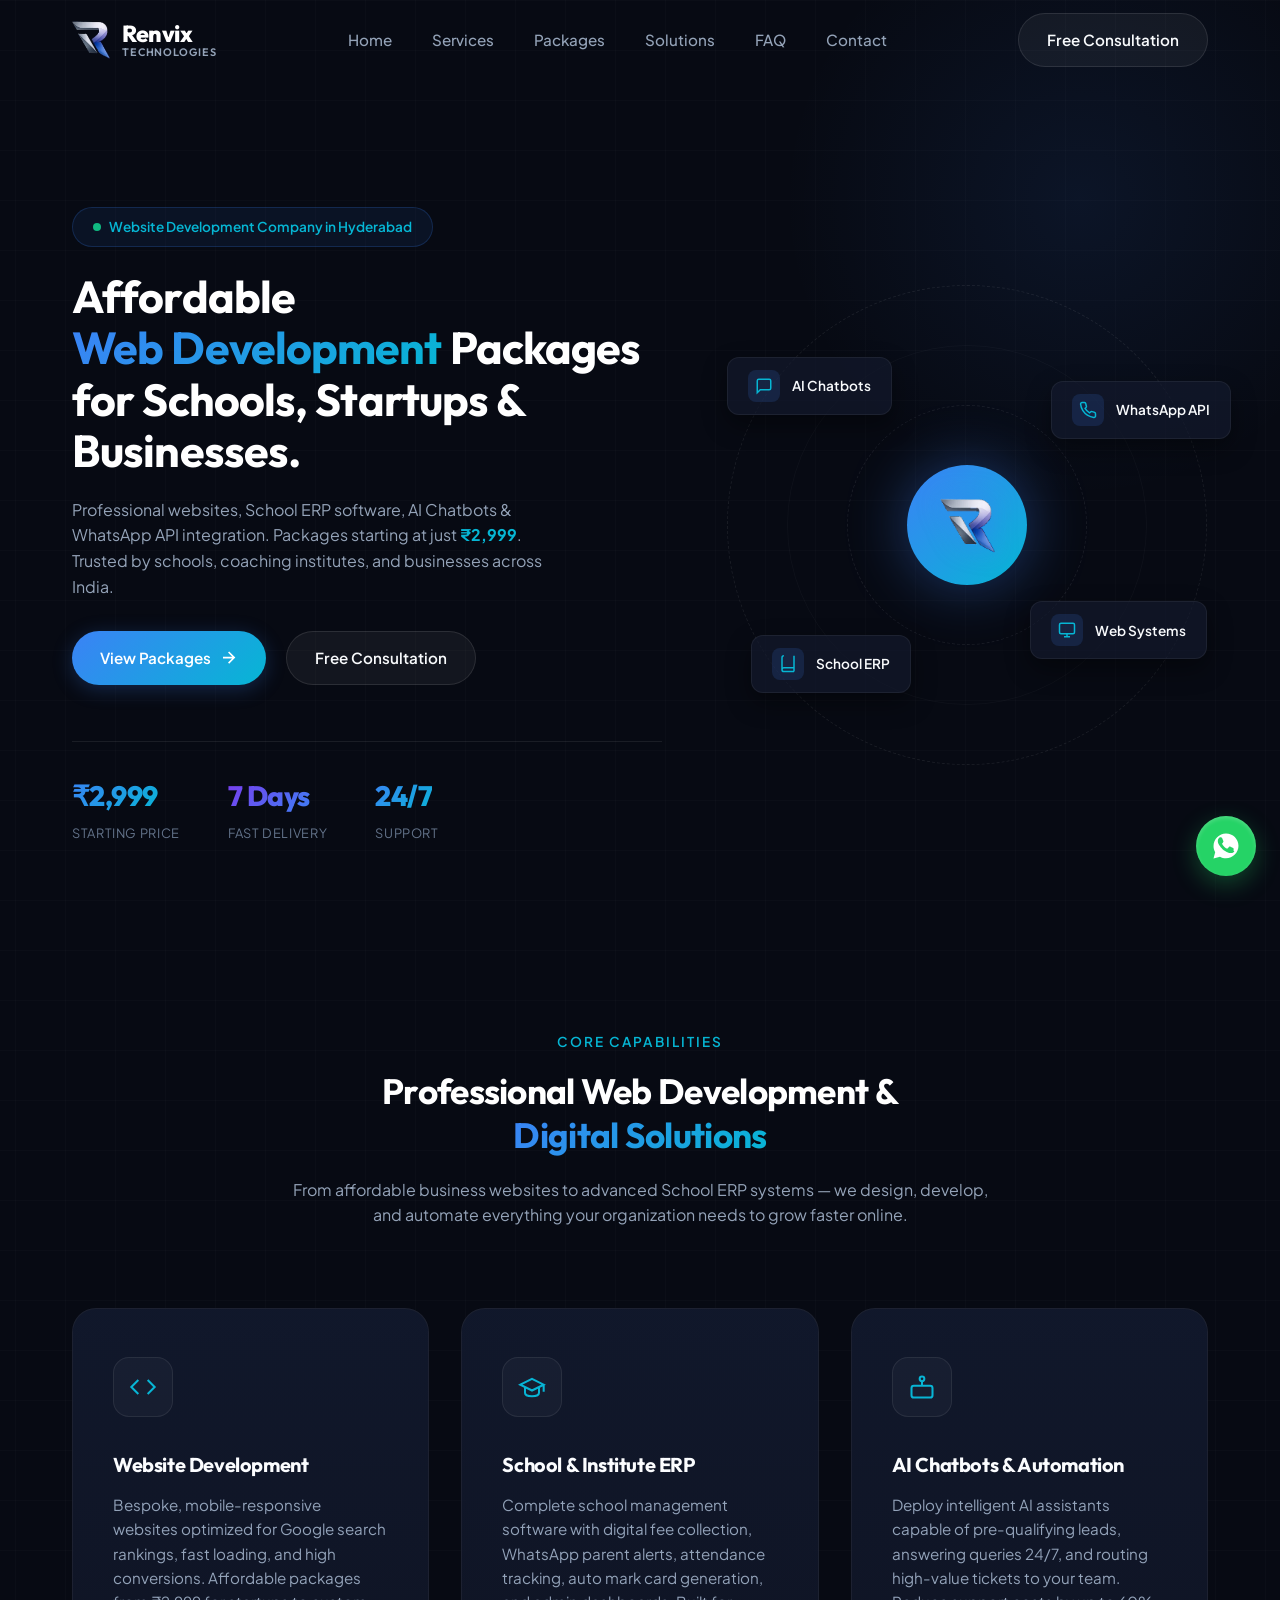
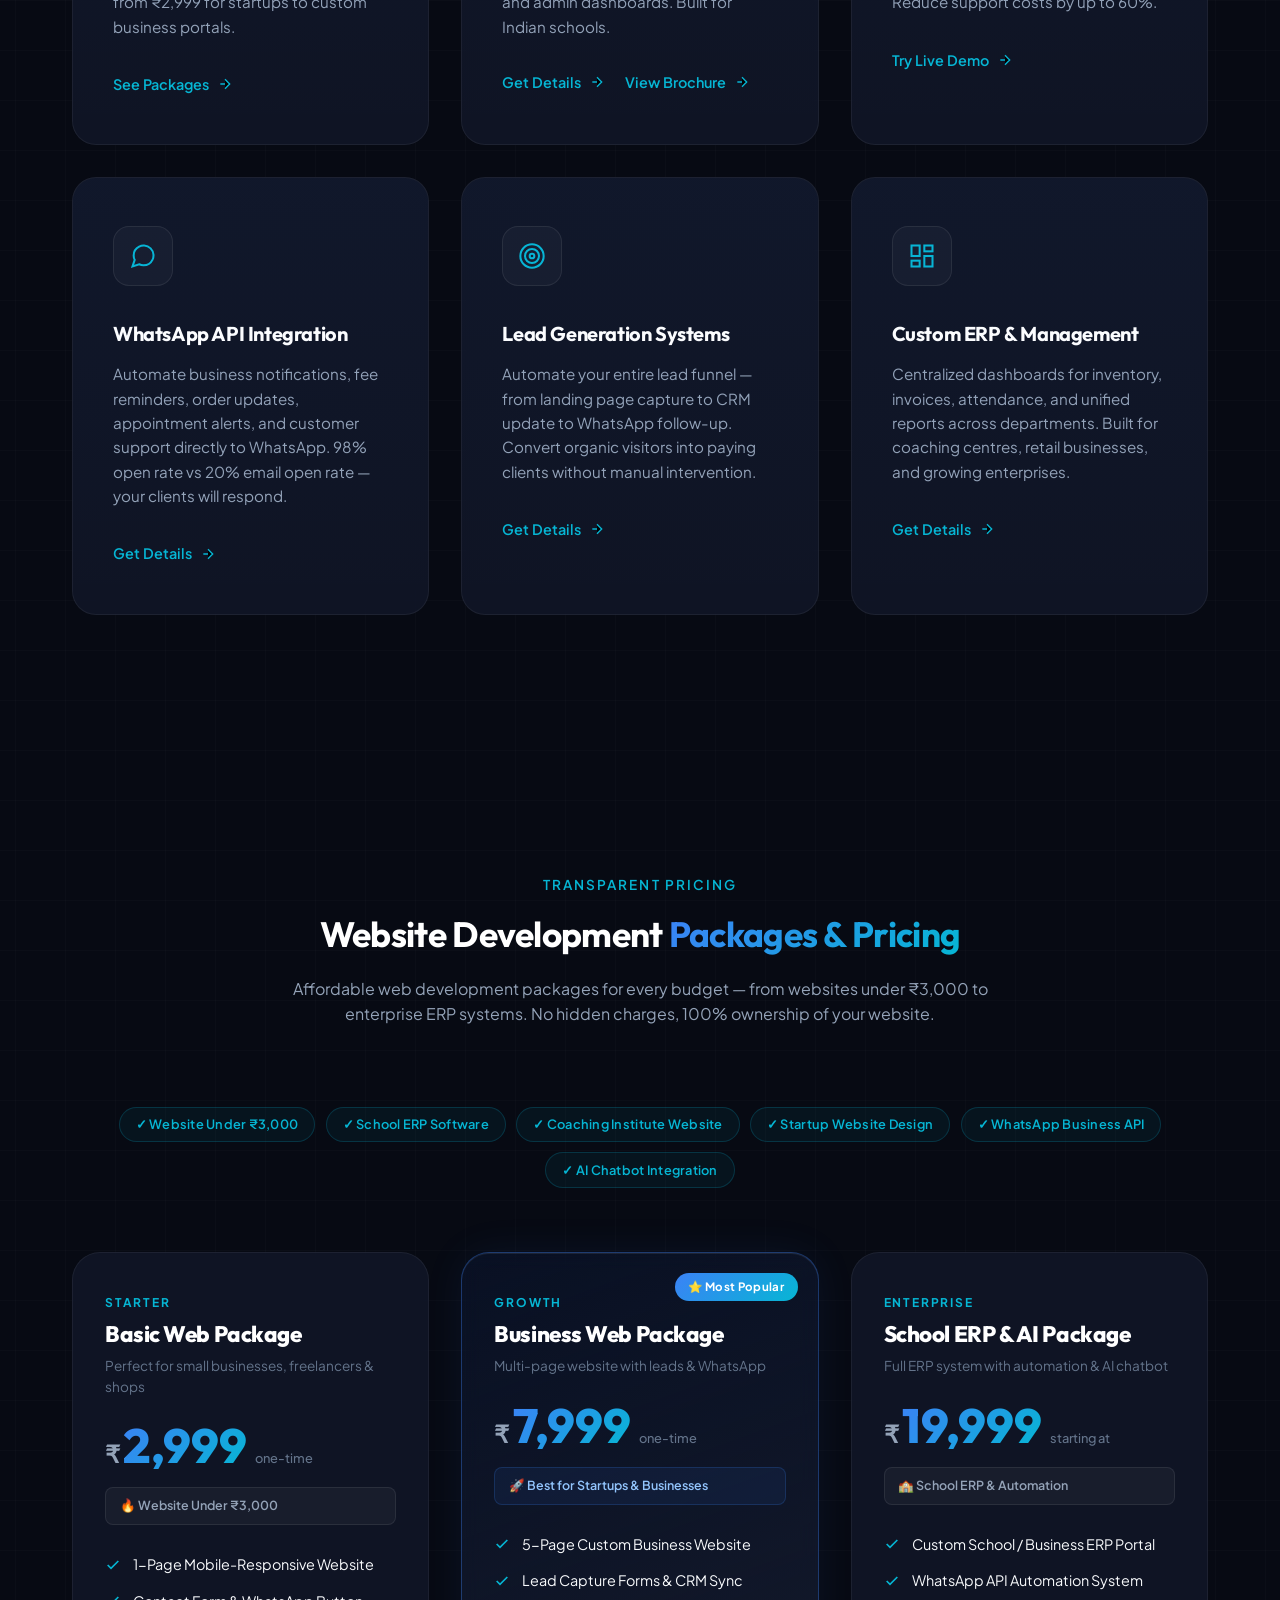
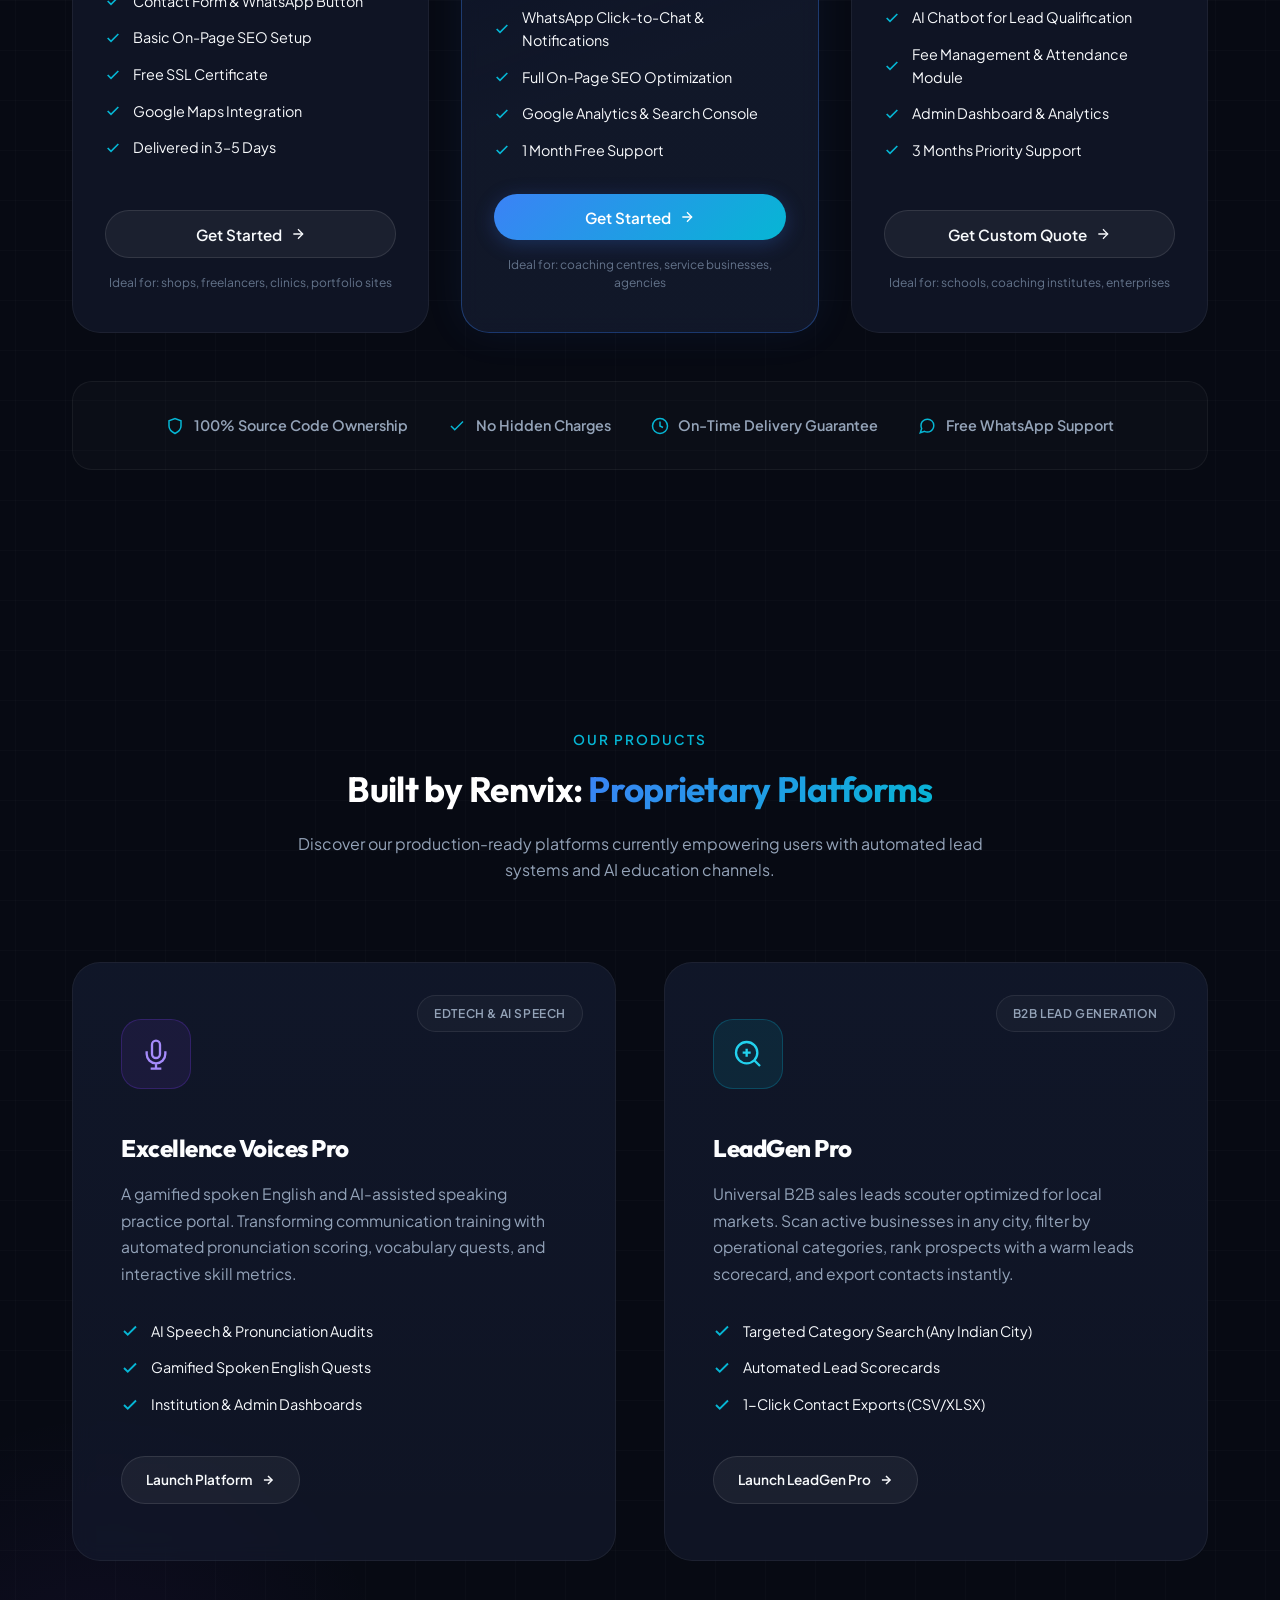
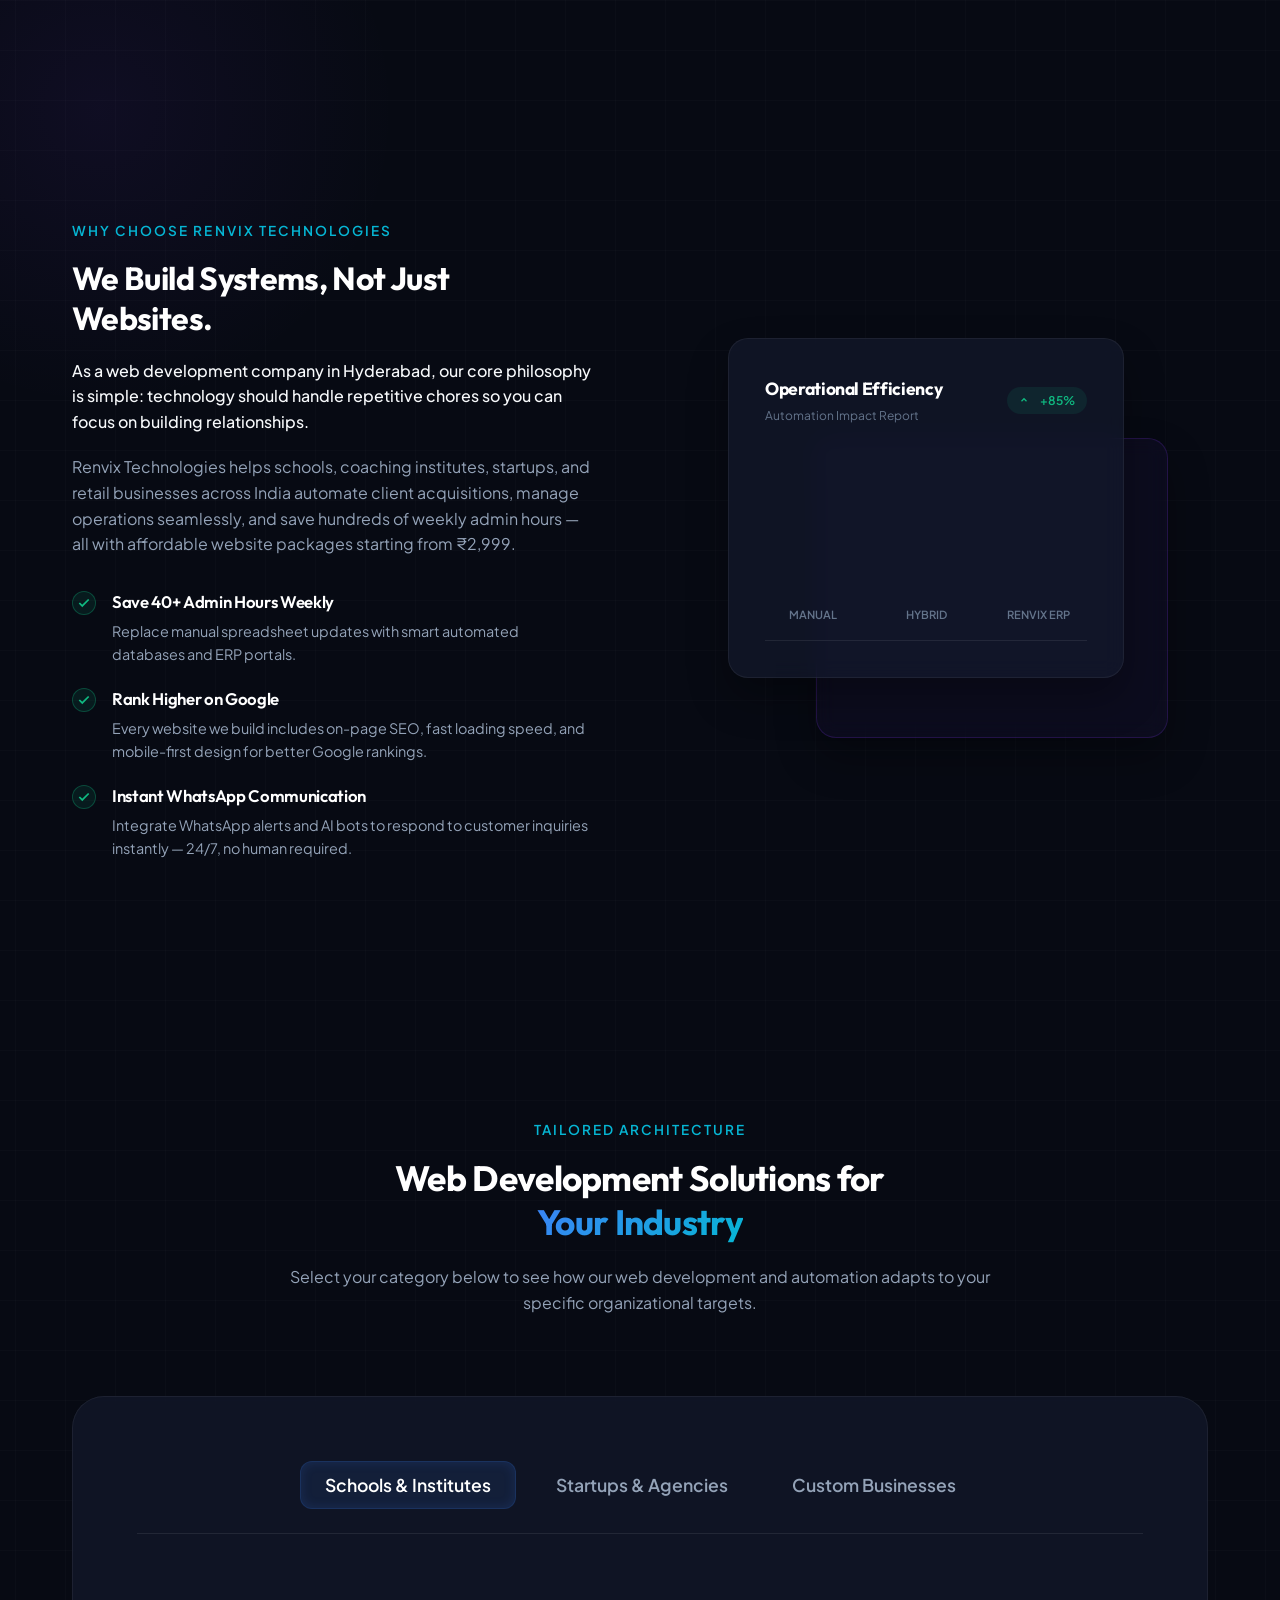
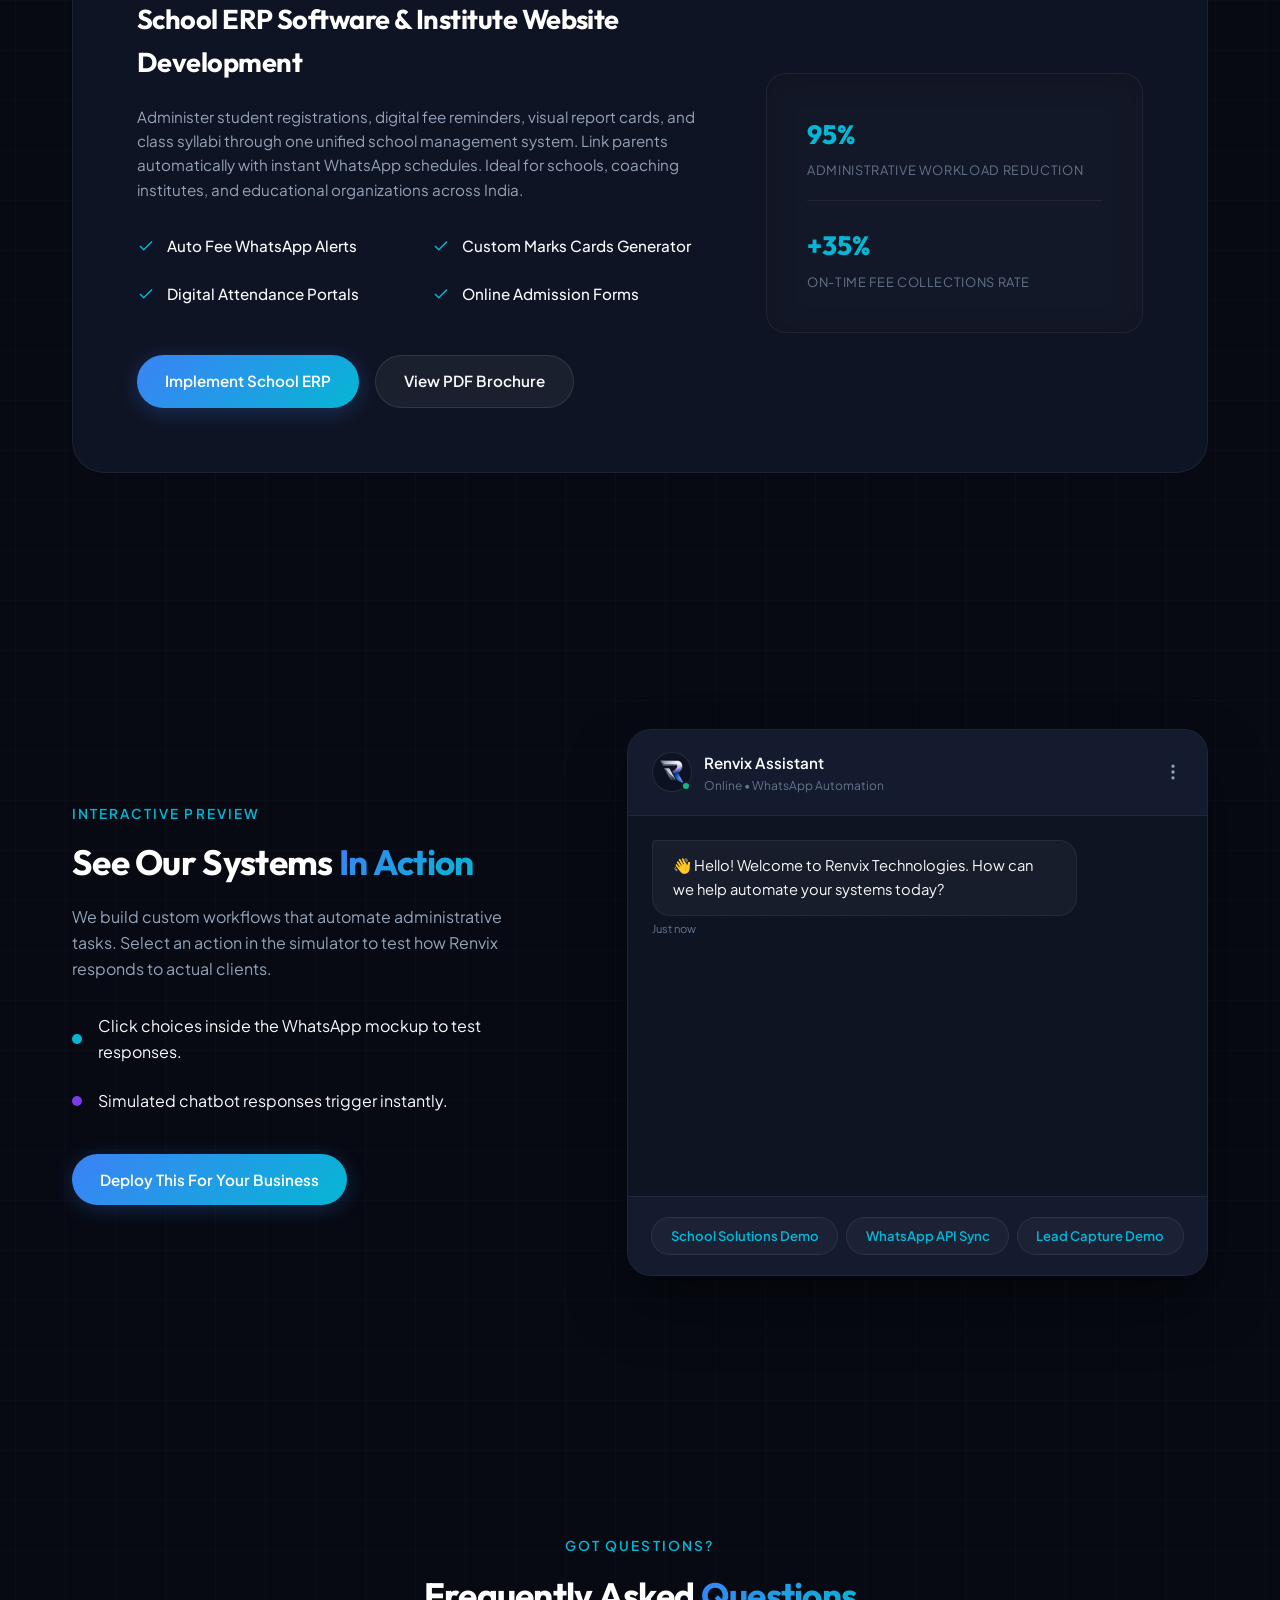
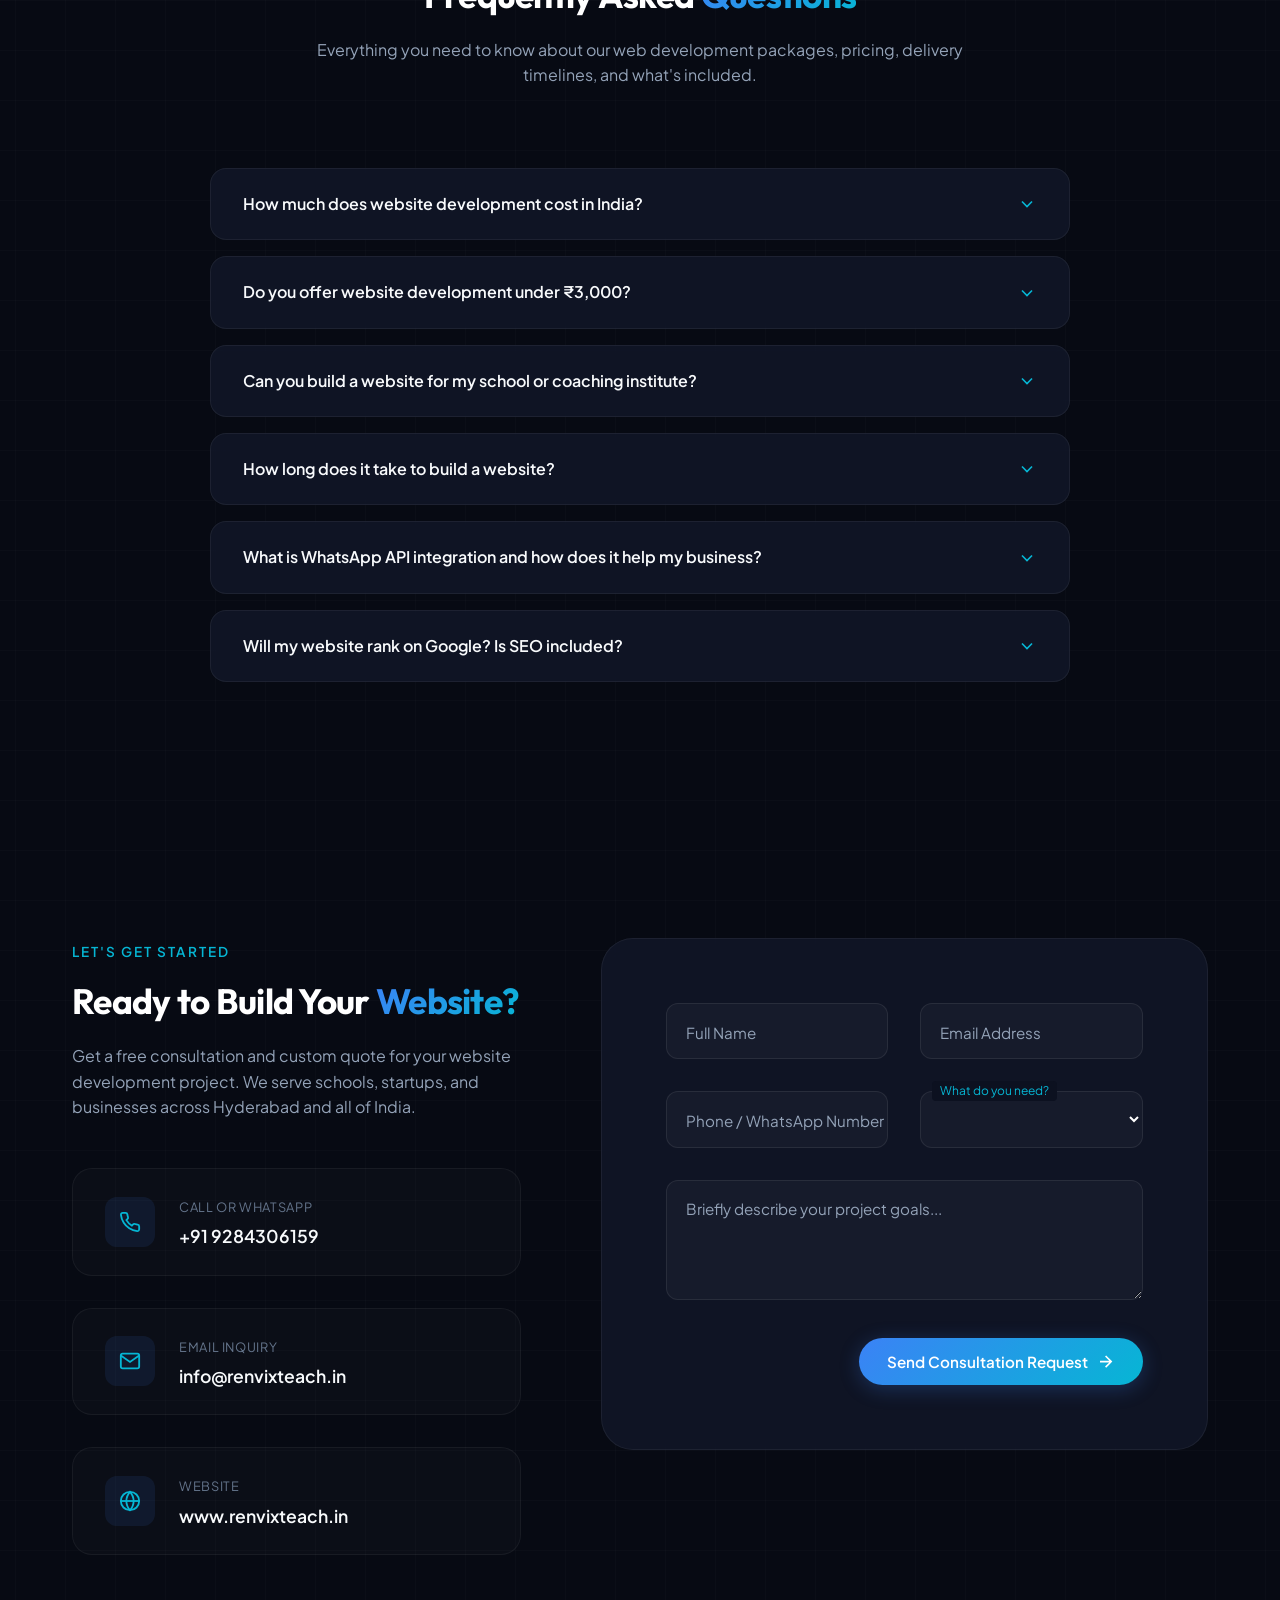
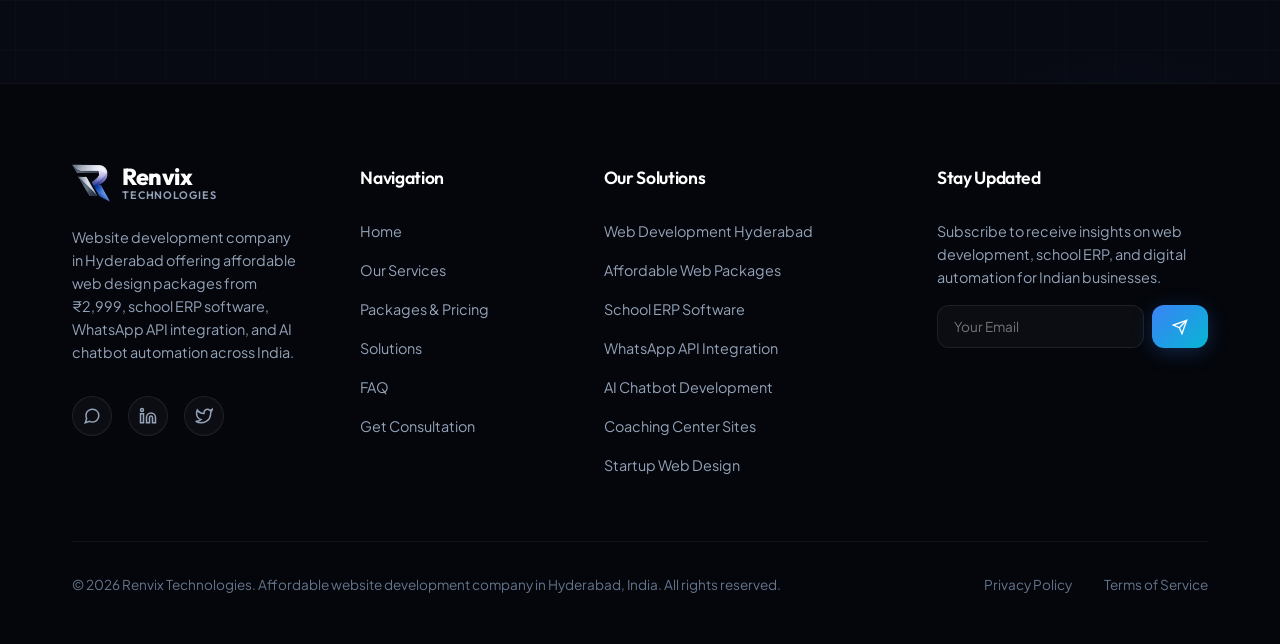
<file: index.html>
<!DOCTYPE html>
<html lang="en">
<head>
  <meta charset="UTF-8">
  <meta name="viewport" content="width=device-width, initial-scale=1.0">
  
  <!-- Primary SEO Meta Tags -->
  <title>Website Development Company in Hyderabad | Affordable Web Design Packages – Renvix Technologies</title>
  <meta name="title" content="Website Development Company in Hyderabad | Affordable Web Design Packages – Renvix Technologies">
  <meta name="description" content="Renvix Technologies offers affordable website development packages starting ₹2,999. Custom web design, School ERP software, AI Chatbots & WhatsApp API integration for schools, startups & businesses in Hyderabad, India.">
  <meta name="keywords" content="website development company in Hyderabad, affordable website design India, web development under 3000, school ERP software India, school management software, coaching institute website, startup website design, WhatsApp API integration, AI chatbot development, custom website design, cheap website development, professional web design services, website packages India, business website design Hyderabad, school website development, lead generation system, custom ERP development India, web design company India, website development cost India, best web development company Hyderabad">
  <meta name="author" content="Renvix Technologies">
  <meta name="robots" content="index, follow">
  <meta name="geo.region" content="IN-TG">
  <meta name="geo.placename" content="Hyderabad, Telangana, India">

  <!-- Canonical & Favicon -->
  <link rel="canonical" href="https://renvixteach.in/">
  <link rel="icon" type="image/png" href="favicon.png?v=1.2">
  <link rel="apple-touch-icon" href="logo_icon.png?v=1.2">

  <!-- Open Graph / Facebook -->
  <meta property="og:type" content="website">
  <meta property="og:url" content="https://renvixteach.in/">
  <meta property="og:title" content="Website Development Company Hyderabad | Packages from ₹2,999 – Renvix Technologies">
  <meta property="og:description" content="Custom websites, School ERP, AI Chatbots & WhatsApp automation. Affordable web development packages starting ₹2,999 for schools, startups & businesses across India.">
  <meta property="og:image" content="https://renvixteach.in/logo_full.png?v=1.2">
  <meta property="og:locale" content="en_IN">

  <!-- Twitter Card -->
  <meta name="twitter:card" content="summary_large_image">
  <meta name="twitter:title" content="Website Development Company Hyderabad | Packages from ₹2,999 – Renvix Technologies">
  <meta name="twitter:description" content="Custom websites, School ERP, AI Chatbots & WhatsApp automation. Affordable web development packages starting ₹2,999 for schools, startups & businesses across India.">
  <meta name="twitter:image" content="https://renvixteach.in/logo_full.png?v=1.2">

  <!-- Structured Data / JSON-LD Schema -->
  <script type="application/ld+json">
  {
    "@context": "https://schema.org",
    "@type": "ProfessionalService",
    "name": "Renvix Technologies",
    "alternateName": ["Renvix Tech", "Renvix Teach", "renvixteach", "renvixteach.in"],
    "url": "https://renvixteach.in/",
    "logo": "https://renvixteach.in/logo_full.png?v=1.2",
    "image": "https://renvixteach.in/logo_full.png?v=1.2",
    "description": "Affordable website development company in Hyderabad offering custom web design, School ERP software, AI chatbot automation, WhatsApp API integration, and lead generation systems for schools, startups, and businesses across India.",
    "telephone": "+919284306159",
    "email": "info@renvixteach.in",
    "priceRange": "₹₹",
    "currenciesAccepted": "INR",
    "paymentAccepted": "Cash, Bank Transfer, UPI",
    "areaServed": {
      "@type": "Country",
      "name": "India"
    },
    "address": {
      "@type": "PostalAddress",
      "addressLocality": "Hyderabad",
      "addressRegion": "Telangana",
      "addressCountry": "IN"
    },
    "hasOfferCatalog": {
      "@type": "OfferCatalog",
      "name": "Web Development & Digital Solutions Packages",
      "itemListElement": [
        {
          "@type": "Offer",
          "name": "Starter Web Package",
          "description": "Affordable website development package under ₹3,000 for small businesses and freelancers. Includes mobile-responsive single-page website, contact form, basic SEO, and free SSL.",
          "price": "2999",
          "priceCurrency": "INR"
        },
        {
          "@type": "Offer",
          "name": "Growth Business Package",
          "description": "Multi-page business website with lead capture forms, WhatsApp click-to-chat integration, basic SEO setup, and Google Analytics.",
          "price": "7999",
          "priceCurrency": "INR"
        },
        {
          "@type": "Offer",
          "name": "School ERP & Enterprise Package",
          "description": "Custom School ERP software with fee management, WhatsApp parent alerts, attendance tracking, mark card generator, and AI chatbot integration.",
          "price": "19999",
          "priceCurrency": "INR"
        }
      ]
    },
    "sameAs": [
      "https://github.com/SkRahim1/Renvix"
    ]
  }
  </script>

  <!-- FAQ Schema -->
  <script type="application/ld+json">
  {
    "@context": "https://schema.org",
    "@type": "FAQPage",
    "mainEntity": [
      {
        "@type": "Question",
        "name": "How much does website development cost in India?",
        "acceptedAnswer": {
          "@type": "Answer",
          "text": "Website development cost in India starts as low as ₹2,999 for a basic single-page website. Business websites typically range from ₹7,999 to ₹25,000. Custom ERP portals and School management systems start at ₹19,999 depending on the features required."
        }
      },
      {
        "@type": "Question",
        "name": "Do you offer website development packages under ₹3,000?",
        "acceptedAnswer": {
          "@type": "Answer",
          "text": "Yes! Our Starter Web Package is priced at just ₹2,999 and includes a mobile-responsive landing page, contact form, basic SEO optimization, free SSL certificate, and WhatsApp enquiry button. Ideal for freelancers, small shops, and first-time business owners."
        }
      },
      {
        "@type": "Question",
        "name": "Can you build a website for my school or coaching institute?",
        "acceptedAnswer": {
          "@type": "Answer",
          "text": "Absolutely! We specialize in school ERP software and coaching institute websites with features like student fee management, attendance tracking, WhatsApp parent notifications, digital mark cards, and admin dashboards — all customized to your school's specific needs."
        }
      },
      {
        "@type": "Question",
        "name": "How long does it take to build a website?",
        "acceptedAnswer": {
          "@type": "Answer",
          "text": "A basic landing page or starter website can be delivered within 3-5 business days. Multi-page business websites take 7-14 days. Custom ERP systems and school management portals take 3-6 weeks depending on complexity and feature requirements."
        }
      },
      {
        "@type": "Question",
        "name": "Do you provide WhatsApp API integration for businesses?",
        "acceptedAnswer": {
          "@type": "Answer",
          "text": "Yes, we provide complete WhatsApp Business API integration. We can automate fee reminders, lead notifications, appointment confirmations, order updates, and bulk messaging campaigns directly to your customers' WhatsApp. WhatsApp messages have a 98% open rate compared to email."
        }
      },
      {
        "@type": "Question",
        "name": "What is included in the School ERP software package?",
        "acceptedAnswer": {
          "@type": "Answer",
          "text": "Our School ERP includes: Smart fee management with digital receipts, WhatsApp parent alerts for fee dues and exam schedules, digital attendance system, auto mark card generator, student information portal, admin dashboard with live reports, and 24/7 technical support."
        }
      }
    ]
  }
  </script>

  <!-- Stylesheet -->
  <link rel="stylesheet" href="style.css?v=1.3">
</head>
<body id="home">

  <!-- Ambient Glow Effects in Background -->
  <div class="bg-grid"></div>
  <div class="ambient-glow glow-top-right"></div>
  <div class="ambient-glow glow-mid-left"></div>
  <div class="ambient-glow glow-bottom-right"></div>

  <!-- NAVIGATION HEADER -->
  <header class="header" id="header">
    <div class="container">
      <a href="#home" class="logo" id="nav-logo">
        <img src="logo_icon.png" alt="Renvix Technologies Logo" class="logo-img">
        <div class="logo-text">
          Renvix
          <span class="logo-sub">Technologies</span>
        </div>
      </a>

      <nav class="nav-links" id="nav-menu">
        <a href="#home" class="nav-item">Home</a>
        <a href="#services" class="nav-item">Services</a>
        <a href="#pricing" class="nav-item">Packages</a>
        <a href="#solutions" class="nav-item">Solutions</a>
        <a href="#faq" class="nav-item">FAQ</a>
        <a href="#contact" class="nav-item">Contact</a>
      </nav>

      <div class="nav-cta">
        <a href="#contact" class="btn btn-secondary" id="nav-cta-btn">Free Consultation</a>
      </div>

      <button class="burger" id="burger-menu" aria-label="Toggle navigation menu">
        <span></span>
        <span></span>
        <span></span>
      </button>
    </div>
  </header>

  <!-- HERO SECTION -->
  <section class="hero">
    <div class="container">
      <div class="hero-grid">
        <div class="hero-content">
          <div class="badge">
            <span class="badge-pulse"></span>
            <span>Website Development Company in Hyderabad</span>
          </div>
          <h1 class="hero-title">Affordable <span class="text-gradient">Web Development</span> Packages for Schools, Startups & Businesses.</h1>
          <p class="hero-description">
            Professional websites, School ERP software, AI Chatbots & WhatsApp API integration. Packages starting at just <strong style="color:#06b6d4;">₹2,999</strong>. Trusted by schools, coaching institutes, and businesses across India.
          </p>
          <div class="hero-actions">
            <a href="#pricing" class="btn btn-primary" id="hero-cta-primary">
              View Packages
              <svg class="btn-icon" viewBox="0 0 24 24"><path d="M5 12h14M12 5l7 7-7 7"/></svg>
            </a>
            <a href="#contact" class="btn btn-secondary" id="hero-cta-secondary">Free Consultation</a>
          </div>

          <div class="hero-stats">
            <div class="stat-item">
              <h4 class="text-gradient">₹2,999</h4>
              <p>Starting Price</p>
            </div>
            <div class="stat-item">
              <h4 class="text-gradient-purple">7 Days</h4>
              <p>Fast Delivery</p>
            </div>
            <div class="stat-item">
              <h4 class="text-gradient">24/7</h4>
              <p>Support</p>
            </div>
          </div>
        </div>

        <div class="hero-visual">
          <div class="graphic-container">
            <!-- Animated rings -->
            <div class="graphic-ring ring-outer"></div>
            <div class="graphic-ring ring-mid"></div>
            <div class="graphic-ring ring-inner"></div>
            <!-- Central pulse core -->
            <div class="core-sphere">
              <img src="logo_icon.png" alt="Renvix Core Logo" class="core-logo-img">
            </div>
            <!-- Floating nodes representing Renvix core stack -->
            <div class="floating-node node-1">
              <div class="node-icon-wrapper">
                <svg viewBox="0 0 24 24" width="18" height="18" fill="none" stroke="currentColor" stroke-width="2"><path d="M21 15a2 2 0 0 1-2 2H7l-4 4V5a2 2 0 0 1 2-2h14a2 2 0 0 1 2 2z"/></svg>
              </div>
              <span>AI Chatbots</span>
            </div>
            <div class="floating-node node-2">
              <div class="node-icon-wrapper">
                <svg viewBox="0 0 24 24" width="18" height="18" fill="none" stroke="currentColor" stroke-width="2"><path d="M22 16.92v3a2 2 0 0 1-2.18 2 19.79 19.79 0 0 1-8.63-3.07 19.5 19.5 0 0 1-6-6 19.79 19.79 0 0 1-3.07-8.67A2 2 0 0 1 4.11 2h3a2 2 0 0 1 2 1.72 12.84 12.84 0 0 0 .7 2.81 2 2 0 0 1-.45 2.11L8.09 9.91a16 16 0 0 0 6 6l1.27-1.27a2 2 0 0 1 2.11-.45 12.84 12.84 0 0 0 2.81.7A2 2 0 0 1 22 16.92z"/></svg>
              </div>
              <span>WhatsApp API</span>
            </div>
            <div class="floating-node node-3">
              <div class="node-icon-wrapper">
                <svg viewBox="0 0 24 24" width="18" height="18" fill="none" stroke="currentColor" stroke-width="2"><path d="M4 19.5A2.5 2.5 0 0 1 6.5 17H20M4 19.5A2.5 2.5 0 0 0 6.5 22H20M4 19.5V3.5A2.5 2.5 0 0 1 6.5 1M20 1v21"/></svg>
              </div>
              <span>School ERP</span>
            </div>
            <div class="floating-node node-4">
              <div class="node-icon-wrapper">
                <svg viewBox="0 0 24 24" width="18" height="18" fill="none" stroke="currentColor" stroke-width="2"><rect x="2" y="3" width="20" height="14" rx="2" ry="2"/><line x1="8" y1="21" x2="16" y2="21"/><line x1="12" y1="17" x2="12" y2="21"/></svg>
              </div>
              <span>Web Systems</span>
            </div>
          </div>
        </div>
      </div>
    </div>
  </section>

  <!-- SERVICES SECTION -->
  <section class="section" id="services">
    <div class="container">
      <div class="section-header" id="services-header">
        <span class="section-tag">Core Capabilities</span>
        <h2 class="section-title">Professional Web Development & <span class="text-gradient">Digital Solutions</span></h2>
        <p class="section-subtitle">From affordable business websites to advanced School ERP systems — we design, develop, and automate everything your organization needs to grow faster online.</p>
      </div>

      <div class="services-grid">
        <!-- Service 1 -->
        <div class="service-card" id="srv-web">
          <div class="service-icon-box">
            <svg viewBox="0 0 24 24"><polyline points="16 18 22 12 16 6"/><polyline points="8 6 2 12 8 18"/></svg>
          </div>
          <h3>Website Development</h3>
          <p>Bespoke, mobile-responsive websites optimized for Google search rankings, fast loading, and high conversions. Affordable packages from ₹2,999 for startups to custom business portals.</p>
          <a href="#pricing" class="service-link">
            See Packages
            <svg viewBox="0 0 24 24"><line x1="5" y1="12" x2="19" y2="12"/><polyline points="12 5 19 12 12 19"/></svg>
          </a>
        </div>

        <!-- Service 2 -->
        <div class="service-card" id="srv-school">
          <div class="service-icon-box">
            <svg viewBox="0 0 24 24"><path d="M22 10v6M2 10l10-5 10 5-10 5z"/><path d="M6 12v5c0 2 2 3 6 3s6-1 6-3v-5"/></svg>
          </div>
          <h3>School & Institute ERP</h3>
          <p>Complete school management software with digital fee collection, WhatsApp parent alerts, attendance tracking, auto mark card generation, and admin dashboards. Built for Indian schools.</p>
          <div style="display: flex; gap: 1.25rem; flex-wrap: wrap;">
            <a href="#contact" class="service-link">
              Get Details
              <svg viewBox="0 0 24 24"><line x1="5" y1="12" x2="19" y2="12"/><polyline points="12 5 19 12 12 19"/></svg>
            </a>
            <a href="brochure-school.html" target="_blank" class="service-link">
              View Brochure
              <svg viewBox="0 0 24 24"><line x1="5" y1="12" x2="19" y2="12"/><polyline points="12 5 19 12 12 19"/></svg>
            </a>
          </div>
        </div>

        <!-- Service 3 -->
        <div class="service-card" id="srv-chatbot">
          <div class="service-icon-box">
            <svg viewBox="0 0 24 24"><rect x="3" y="11" width="18" height="10" rx="2"/><circle cx="12" cy="5" r="2"/><path d="M12 7v4M8 16h.01M16 16h.01"/></svg>
          </div>
          <h3>AI Chatbots & Automation</h3>
          <p>Deploy intelligent AI assistants capable of pre-qualifying leads, answering queries 24/7, and routing high-value tickets to your team. Reduce support costs by up to 60%.</p>
          <a href="#demo" class="service-link">
            Try Live Demo
            <svg viewBox="0 0 24 24"><line x1="5" y1="12" x2="19" y2="12"/><polyline points="12 5 19 12 12 19"/></svg>
          </a>
        </div>

        <!-- Service 4 -->
        <div class="service-card" id="srv-whatsapp">
          <div class="service-icon-box">
            <svg viewBox="0 0 24 24"><path d="M21 11.5a8.38 8.38 0 0 1-.9 3.8 8.5 8.5 0 0 1-7.6 4.7 8.38 8.38 0 0 1-3.8-.9L3 21l1.9-5.7a8.38 8.38 0 0 1-.9-3.8 8.5 8.5 0 0 1 4.7-7.6 8.38 8.38 0 0 1 3.8-.9h.5a8.48 8.48 0 0 1 8 8v.5z"/></svg>
          </div>
          <h3>WhatsApp API Integration</h3>
          <p>Automate business notifications, fee reminders, order updates, appointment alerts, and customer support directly to WhatsApp. 98% open rate vs 20% email open rate — your clients will respond.</p>
          <a href="#contact" class="service-link">
            Get Details
            <svg viewBox="0 0 24 24"><line x1="5" y1="12" x2="19" y2="12"/><polyline points="12 5 19 12 12 19"/></svg>
          </a>
        </div>

        <!-- Service 5 -->
        <div class="service-card" id="srv-lead">
          <div class="service-icon-box">
            <svg viewBox="0 0 24 24"><circle cx="12" cy="12" r="10"/><circle cx="12" cy="12" r="6"/><circle cx="12" cy="12" r="2"/></svg>
          </div>
          <h3>Lead Generation Systems</h3>
          <p>Automate your entire lead funnel — from landing page capture to CRM update to WhatsApp follow-up. Convert organic visitors into paying clients without manual intervention.</p>
          <a href="#contact" class="service-link">
            Get Details
            <svg viewBox="0 0 24 24"><line x1="5" y1="12" x2="19" y2="12"/><polyline points="12 5 19 12 12 19"/></svg>
          </a>
        </div>

        <!-- Service 6 -->
        <div class="service-card" id="srv-erp">
          <div class="service-icon-box">
            <svg viewBox="0 0 24 24"><rect x="3" y="3" width="7" height="9"/><rect x="14" y="3" width="7" height="5"/><rect x="14" y="12" width="7" height="9"/><rect x="3" y="16" width="7" height="5"/></svg>
          </div>
          <h3>Custom ERP & Management</h3>
          <p>Centralized dashboards for inventory, invoices, attendance, and unified reports across departments. Built for coaching centres, retail businesses, and growing enterprises.</p>
          <a href="#contact" class="service-link">
            Get Details
            <svg viewBox="0 0 24 24"><line x1="5" y1="12" x2="19" y2="12"/><polyline points="12 5 19 12 12 19"/></svg>
          </a>
        </div>
      </div>
    </div>
  </section>

  <!-- PRICING PACKAGES SECTION -->
  <section class="section pricing-section" id="pricing">
    <div class="container">
      <div class="section-header" id="pricing-header">
        <span class="section-tag">Transparent Pricing</span>
        <h2 class="section-title">Website Development <span class="text-gradient">Packages & Pricing</span></h2>
        <p class="section-subtitle">Affordable web development packages for every budget — from websites under ₹3,000 to enterprise ERP systems. No hidden charges, 100% ownership of your website.</p>
      </div>

      <!-- Keyword-rich pricing badge strip -->
      <div class="pricing-badges" id="pricing-badges">
        <span class="pricing-badge">✓ Website Under ₹3,000</span>
        <span class="pricing-badge">✓ School ERP Software</span>
        <span class="pricing-badge">✓ Coaching Institute Website</span>
        <span class="pricing-badge">✓ Startup Website Design</span>
        <span class="pricing-badge">✓ WhatsApp Business API</span>
        <span class="pricing-badge">✓ AI Chatbot Integration</span>
      </div>

      <div class="pricing-grid">

        <!-- Plan 1: Starter -->
        <div class="pricing-card" id="pkg-starter">
          <div class="pricing-tier-label">Starter</div>
          <h3 class="pricing-name">Basic Web Package</h3>
          <p class="pricing-tagline">Perfect for small businesses, freelancers & shops</p>
          <div class="pricing-price-wrap">
            <div class="pricing-price">
              <span class="pricing-currency">₹</span>
              <span class="pricing-amount">2,999</span>
            </div>
            <span class="pricing-period">one-time</span>
          </div>
          <div class="pricing-highlight-badge">🔥 Website Under ₹3,000</div>
          <ul class="pricing-features-list">
            <li>
              <svg viewBox="0 0 24 24" fill="none" stroke="currentColor"><polyline points="20 6 9 17 4 12"/></svg>
              <span>1-Page Mobile-Responsive Website</span>
            </li>
            <li>
              <svg viewBox="0 0 24 24" fill="none" stroke="currentColor"><polyline points="20 6 9 17 4 12"/></svg>
              <span>Contact Form & WhatsApp Button</span>
            </li>
            <li>
              <svg viewBox="0 0 24 24" fill="none" stroke="currentColor"><polyline points="20 6 9 17 4 12"/></svg>
              <span>Basic On-Page SEO Setup</span>
            </li>
            <li>
              <svg viewBox="0 0 24 24" fill="none" stroke="currentColor"><polyline points="20 6 9 17 4 12"/></svg>
              <span>Free SSL Certificate</span>
            </li>
            <li>
              <svg viewBox="0 0 24 24" fill="none" stroke="currentColor"><polyline points="20 6 9 17 4 12"/></svg>
              <span>Google Maps Integration</span>
            </li>
            <li>
              <svg viewBox="0 0 24 24" fill="none" stroke="currentColor"><polyline points="20 6 9 17 4 12"/></svg>
              <span>Delivered in 3–5 Days</span>
            </li>
          </ul>
          <button class="btn btn-secondary pricing-cta-btn" data-plan="Basic Web Package (₹2,999)" data-need="website">
            Get Started
            <svg viewBox="0 0 24 24" width="16" height="16" fill="none" stroke="currentColor" stroke-width="2"><line x1="5" y1="12" x2="19" y2="12"/><polyline points="12 5 19 12 12 19"/></svg>
          </button>
          <p class="pricing-note">Ideal for: shops, freelancers, clinics, portfolio sites</p>
        </div>

        <!-- Plan 2: Growth (Featured) -->
        <div class="pricing-card pricing-featured" id="pkg-growth">
          <div class="pricing-popular-badge">⭐ Most Popular</div>
          <div class="pricing-tier-label">Growth</div>
          <h3 class="pricing-name">Business Web Package</h3>
          <p class="pricing-tagline">Multi-page website with leads & WhatsApp</p>
          <div class="pricing-price-wrap">
            <div class="pricing-price">
              <span class="pricing-currency">₹</span>
              <span class="pricing-amount">7,999</span>
            </div>
            <span class="pricing-period">one-time</span>
          </div>
          <div class="pricing-highlight-badge featured-badge">🚀 Best for Startups & Businesses</div>
          <ul class="pricing-features-list">
            <li>
              <svg viewBox="0 0 24 24" fill="none" stroke="currentColor"><polyline points="20 6 9 17 4 12"/></svg>
              <span>5-Page Custom Business Website</span>
            </li>
            <li>
              <svg viewBox="0 0 24 24" fill="none" stroke="currentColor"><polyline points="20 6 9 17 4 12"/></svg>
              <span>Lead Capture Forms & CRM Sync</span>
            </li>
            <li>
              <svg viewBox="0 0 24 24" fill="none" stroke="currentColor"><polyline points="20 6 9 17 4 12"/></svg>
              <span>WhatsApp Click-to-Chat & Notifications</span>
            </li>
            <li>
              <svg viewBox="0 0 24 24" fill="none" stroke="currentColor"><polyline points="20 6 9 17 4 12"/></svg>
              <span>Full On-Page SEO Optimization</span>
            </li>
            <li>
              <svg viewBox="0 0 24 24" fill="none" stroke="currentColor"><polyline points="20 6 9 17 4 12"/></svg>
              <span>Google Analytics & Search Console</span>
            </li>
            <li>
              <svg viewBox="0 0 24 24" fill="none" stroke="currentColor"><polyline points="20 6 9 17 4 12"/></svg>
              <span>1 Month Free Support</span>
            </li>
          </ul>
          <button class="btn btn-primary pricing-cta-btn" data-plan="Business Web Package (₹7,999)" data-need="website">
            Get Started
            <svg viewBox="0 0 24 24" width="16" height="16" fill="none" stroke="currentColor" stroke-width="2"><line x1="5" y1="12" x2="19" y2="12"/><polyline points="12 5 19 12 12 19"/></svg>
          </button>
          <p class="pricing-note">Ideal for: coaching centres, service businesses, agencies</p>
        </div>

        <!-- Plan 3: Enterprise -->
        <div class="pricing-card" id="pkg-enterprise">
          <div class="pricing-tier-label">Enterprise</div>
          <h3 class="pricing-name">School ERP & AI Package</h3>
          <p class="pricing-tagline">Full ERP system with automation & AI chatbot</p>
          <div class="pricing-price-wrap">
            <div class="pricing-price">
              <span class="pricing-currency">₹</span>
              <span class="pricing-amount">19,999</span>
            </div>
            <span class="pricing-period">starting at</span>
          </div>
          <div class="pricing-highlight-badge">🏫 School ERP & Automation</div>
          <ul class="pricing-features-list">
            <li>
              <svg viewBox="0 0 24 24" fill="none" stroke="currentColor"><polyline points="20 6 9 17 4 12"/></svg>
              <span>Custom School / Business ERP Portal</span>
            </li>
            <li>
              <svg viewBox="0 0 24 24" fill="none" stroke="currentColor"><polyline points="20 6 9 17 4 12"/></svg>
              <span>WhatsApp API Automation System</span>
            </li>
            <li>
              <svg viewBox="0 0 24 24" fill="none" stroke="currentColor"><polyline points="20 6 9 17 4 12"/></svg>
              <span>AI Chatbot for Lead Qualification</span>
            </li>
            <li>
              <svg viewBox="0 0 24 24" fill="none" stroke="currentColor"><polyline points="20 6 9 17 4 12"/></svg>
              <span>Fee Management & Attendance Module</span>
            </li>
            <li>
              <svg viewBox="0 0 24 24" fill="none" stroke="currentColor"><polyline points="20 6 9 17 4 12"/></svg>
              <span>Admin Dashboard & Analytics</span>
            </li>
            <li>
              <svg viewBox="0 0 24 24" fill="none" stroke="currentColor"><polyline points="20 6 9 17 4 12"/></svg>
              <span>3 Months Priority Support</span>
            </li>
          </ul>
          <button class="btn btn-secondary pricing-cta-btn" data-plan="School ERP & AI Package (starting ₹19,999)" data-need="school">
            Get Custom Quote
            <svg viewBox="0 0 24 24" width="16" height="16" fill="none" stroke="currentColor" stroke-width="2"><line x1="5" y1="12" x2="19" y2="12"/><polyline points="12 5 19 12 12 19"/></svg>
          </button>
          <p class="pricing-note">Ideal for: schools, coaching institutes, enterprises</p>
        </div>

      </div>

      <div class="pricing-guarantee">
        <div class="guarantee-item">
          <svg viewBox="0 0 24 24" fill="none" stroke="currentColor" stroke-width="2"><path d="M12 22s8-4 8-10V5l-8-3-8 3v7c0 6 8 10 8 10z"/></svg>
          <span>100% Source Code Ownership</span>
        </div>
        <div class="guarantee-item">
          <svg viewBox="0 0 24 24" fill="none" stroke="currentColor" stroke-width="2"><polyline points="20 6 9 17 4 12"/></svg>
          <span>No Hidden Charges</span>
        </div>
        <div class="guarantee-item">
          <svg viewBox="0 0 24 24" fill="none" stroke="currentColor" stroke-width="2"><circle cx="12" cy="12" r="10"/><polyline points="12 6 12 12 16 14"/></svg>
          <span>On-Time Delivery Guarantee</span>
        </div>
        <div class="guarantee-item">
          <svg viewBox="0 0 24 24" fill="none" stroke="currentColor" stroke-width="2"><path d="M21 11.5a8.38 8.38 0 0 1-.9 3.8 8.5 8.5 0 0 1-7.6 4.7 8.38 8.38 0 0 1-3.8-.9L3 21l1.9-5.7a8.38 8.38 0 0 1-.9-3.8 8.5 8.5 0 0 1 4.7-7.6 8.38 8.38 0 0 1 3.8-.9h.5a8.48 8.48 0 0 1 8 8v.5z"/></svg>
          <span>Free WhatsApp Support</span>
        </div>
      </div>
    </div>
  </section>

  <!-- PRODUCTS PORTFOLIO SECTION -->
  <section class="section" id="products">
    <div class="container">
      <div class="section-header" id="products-header">
        <span class="section-tag">Our Products</span>
        <h2 class="section-title">Built by Renvix: <span class="text-gradient">Proprietary Platforms</span></h2>
        <p class="section-subtitle">Discover our production-ready platforms currently empowering users with automated lead systems and AI education channels.</p>
      </div>

      <div class="products-grid">
        <!-- Product 1 -->
        <div class="product-card" id="prd-excellence">
          <div class="product-badge">EdTech & AI Speech</div>
          <div class="product-visual">
            <div class="product-icon-wrapper purple">
              <svg viewBox="0 0 24 24"><path d="M12 2a3 3 0 0 0-3 3v7a3 3 0 0 0 6 0V5a3 3 0 0 0-3-3Z"/><path d="M19 10v2a7 7 0 0 1-14 0v-2M12 19v4M8 23h8"/></svg>
            </div>
          </div>
          <h3>Excellence Voices Pro</h3>
          <p class="product-desc">A gamified spoken English and AI-assisted speaking practice portal. Transforming communication training with automated pronunciation scoring, vocabulary quests, and interactive skill metrics.</p>
          
          <ul class="product-features">
            <li>
              <svg viewBox="0 0 24 24" fill="none" stroke="currentColor"><polyline points="20 6 9 17 4 12"/></svg>
              <span>AI Speech & Pronunciation Audits</span>
            </li>
            <li>
              <svg viewBox="0 0 24 24" fill="none" stroke="currentColor"><polyline points="20 6 9 17 4 12"/></svg>
              <span>Gamified Spoken English Quests</span>
            </li>
            <li>
              <svg viewBox="0 0 24 24" fill="none" stroke="currentColor"><polyline points="20 6 9 17 4 12"/></svg>
              <span>Institution & Admin Dashboards</span>
            </li>
          </ul>

          <div class="product-actions">
            <a href="https://pro.excellencevoices.in" target="_blank" rel="noopener noreferrer" class="btn btn-secondary btn-sm">
              Launch Platform
              <svg viewBox="0 0 24 24"><line x1="5" y1="12" x2="19" y2="12"/><polyline points="12 5 19 12 12 19"/></svg>
            </a>
          </div>
        </div>

        <!-- Product 2 -->
        <div class="product-card" id="prd-leadgen">
          <div class="product-badge">B2B Lead Generation</div>
          <div class="product-visual">
            <div class="product-icon-wrapper cyan">
              <svg viewBox="0 0 24 24"><circle cx="11" cy="11" r="8"/><line x1="21" y1="21" x2="16.65" y2="16.65"/><line x1="11" y1="8" x2="11" y2="14"/><line x1="8" y1="11" x2="14" y2="11"/></svg>
            </div>
          </div>
          <h3>LeadGen Pro</h3>
          <p class="product-desc">Universal B2B sales leads scouter optimized for local markets. Scan active businesses in any city, filter by operational categories, rank prospects with a warm leads scorecard, and export contacts instantly.</p>
          
          <ul class="product-features">
            <li>
              <svg viewBox="0 0 24 24" fill="none" stroke="currentColor"><polyline points="20 6 9 17 4 12"/></svg>
              <span>Targeted Category Search (Any Indian City)</span>
            </li>
            <li>
              <svg viewBox="0 0 24 24" fill="none" stroke="currentColor"><polyline points="20 6 9 17 4 12"/></svg>
              <span>Automated Lead Scorecards</span>
            </li>
            <li>
              <svg viewBox="0 0 24 24" fill="none" stroke="currentColor"><polyline points="20 6 9 17 4 12"/></svg>
              <span>1-Click Contact Exports (CSV/XLSX)</span>
            </li>
          </ul>

          <div class="product-actions">
            <a href="https://leadgenpro-lac.vercel.app" target="_blank" rel="noopener noreferrer" class="btn btn-secondary btn-sm">
              Launch LeadGen Pro
              <svg viewBox="0 0 24 24"><line x1="5" y1="12" x2="19" y2="12"/><polyline points="12 5 19 12 12 19"/></svg>
            </a>
          </div>
        </div>
      </div>
    </div>
  </section>

  <!-- ABOUT & BENEFITS SECTION -->
  <section class="section about-section">
    <div class="container">
      <div class="about-grid">
        <div class="about-content" id="about-content-left">
          <span class="section-tag">Why Choose Renvix Technologies</span>
          <h2 class="about-title">We Build Systems, Not Just Websites.</h2>
          <p class="about-desc-primary">As a web development company in Hyderabad, our core philosophy is simple: technology should handle repetitive chores so you can focus on building relationships.</p>
          <p class="about-desc-secondary">Renvix Technologies helps schools, coaching institutes, startups, and retail businesses across India automate client acquisitions, manage operations seamlessly, and save hundreds of weekly admin hours — all with affordable website packages starting from ₹2,999.</p>
          
          <div class="about-benefits">
            <div class="benefit-item">
              <div class="benefit-check">
                <svg viewBox="0 0 24 24" fill="none" stroke="currentColor"><polyline points="20 6 9 17 4 12"/></svg>
              </div>
              <div class="benefit-text">
                <h4>Save 40+ Admin Hours Weekly</h4>
                <p>Replace manual spreadsheet updates with smart automated databases and ERP portals.</p>
              </div>
            </div>
            <div class="benefit-item">
              <div class="benefit-check">
                <svg viewBox="0 0 24 24" fill="none" stroke="currentColor"><polyline points="20 6 9 17 4 12"/></svg>
              </div>
              <div class="benefit-text">
                <h4>Rank Higher on Google</h4>
                <p>Every website we build includes on-page SEO, fast loading speed, and mobile-first design for better Google rankings.</p>
              </div>
            </div>
            <div class="benefit-item">
              <div class="benefit-check">
                <svg viewBox="0 0 24 24" fill="none" stroke="currentColor"><polyline points="20 6 9 17 4 12"/></svg>
              </div>
              <div class="benefit-text">
                <h4>Instant WhatsApp Communication</h4>
                <p>Integrate WhatsApp alerts and AI bots to respond to customer inquiries instantly — 24/7, no human required.</p>
              </div>
            </div>
          </div>
        </div>

        <div class="about-visual" id="about-visual-right">
          <div class="card-stack">
            <div class="visual-card card-sub-purple"></div>
            <div class="visual-card card-main">
              <div class="chart-header">
                <div>
                  <h4 style="font-size: 1.1rem; margin-bottom: 0.15rem;">Operational Efficiency</h4>
                  <p style="font-size: 0.75rem; color: var(--text-muted);">Automation Impact Report</p>
                </div>
                <span class="chart-indicator">
                  <svg viewBox="0 0 24 24" width="10" height="10" fill="none" stroke="currentColor" stroke-width="3" style="margin-right: 0.2rem;"><polyline points="18 15 12 9 6 15"/></svg>
                  +85%
                </span>
              </div>
              <!-- Simulated graph columns -->
              <div class="chart-bars">
                <div class="chart-bar-col">
                  <div class="chart-bar" id="bar-1"></div>
                  <span class="chart-label">Manual</span>
                </div>
                <div class="chart-bar-col">
                  <div class="chart-bar" id="bar-2"></div>
                  <span class="chart-label">Hybrid</span>
                </div>
                <div class="chart-bar-col">
                  <div class="chart-bar" id="bar-3"></div>
                  <span class="chart-label">Renvix ERP</span>
                </div>
              </div>
            </div>
          </div>
        </div>
      </div>
    </div>
  </section>

  <!-- AUDIENCE SEGMENTS (WHO WE HELP) -->
  <section class="section" id="solutions">
    <div class="container">
      <div class="section-header" id="solutions-header">
        <span class="section-tag">Tailored Architecture</span>
        <h2 class="section-title">Web Development Solutions for <span class="text-gradient">Your Industry</span></h2>
        <p class="section-subtitle">Select your category below to see how our web development and automation adapts to your specific organizational targets.</p>
      </div>

      <div class="tabs-container" id="audience-tabs">
        <div class="tabs-nav">
          <button class="tab-btn active" data-tab="tab-schools">Schools & Institutes</button>
          <button class="tab-btn" data-tab="tab-startups">Startups & Agencies</button>
          <button class="tab-btn" data-tab="tab-enterprises">Custom Businesses</button>
        </div>

        <!-- Tab Panel: Schools & Institutes -->
        <div class="tab-panel active" id="tab-schools">
          <div class="tab-content">
            <h3>School ERP Software & Institute Website Development</h3>
            <p>Administer student registrations, digital fee reminders, visual report cards, and class syllabi through one unified school management system. Link parents automatically with instant WhatsApp schedules. Ideal for schools, coaching institutes, and educational organizations across India.</p>
            <div class="tab-features">
              <div class="tab-feature-item">
                <span class="tab-feature-icon">
                  <svg viewBox="0 0 24 24" fill="none" stroke="currentColor" stroke-width="2"><polyline points="20 6 9 17 4 12"/></svg>
                </span>
                <span>Auto Fee WhatsApp Alerts</span>
              </div>
              <div class="tab-feature-item">
                <span class="tab-feature-icon">
                  <svg viewBox="0 0 24 24" fill="none" stroke="currentColor" stroke-width="2"><polyline points="20 6 9 17 4 12"/></svg>
                </span>
                <span>Custom Marks Cards Generator</span>
              </div>
              <div class="tab-feature-item">
                <span class="tab-feature-icon">
                  <svg viewBox="0 0 24 24" fill="none" stroke="currentColor" stroke-width="2"><polyline points="20 6 9 17 4 12"/></svg>
                </span>
                <span>Digital Attendance Portals</span>
              </div>
              <div class="tab-feature-item">
                <span class="tab-feature-icon">
                  <svg viewBox="0 0 24 24" fill="none" stroke="currentColor" stroke-width="2"><polyline points="20 6 9 17 4 12"/></svg>
                </span>
                <span>Online Admission Forms</span>
              </div>
            </div>
            <div style="display: flex; gap: 1rem; flex-wrap: wrap; margin-top: 1.5rem;">
              <a href="#contact" class="btn btn-primary">Implement School ERP</a>
              <a href="brochure-school.html" target="_blank" class="btn btn-secondary">View PDF Brochure</a>
            </div>
          </div>
          <div class="tab-visual-wrapper">
            <div class="segment-metric">
              <div class="segment-metric-val">95%</div>
              <div class="segment-metric-lbl">Administrative Workload Reduction</div>
            </div>
            <div class="segment-metric">
              <div class="segment-metric-val">+35%</div>
              <div class="segment-metric-lbl">On-Time Fee Collections Rate</div>
            </div>
          </div>
        </div>

        <!-- Tab Panel: Startups -->
        <div class="tab-panel" id="tab-startups">
          <div class="tab-content">
            <h3>Startup Website Design & Lead Generation in India</h3>
            <p>Deploy lightweight landing page funnels mapped directly to CRM pipelines. Set up smart chatbot filters to score high-intent visitors. Perfect for startups wanting an affordable web presence with built-in lead generation from day one.</p>
            <div class="tab-features">
              <div class="tab-feature-item">
                <span class="tab-feature-icon">
                  <svg viewBox="0 0 24 24" fill="none" stroke="currentColor" stroke-width="2"><polyline points="20 6 9 17 4 12"/></svg>
                </span>
                <span>Landing Funnel Optimization</span>
              </div>
              <div class="tab-feature-item">
                <span class="tab-feature-icon">
                  <svg viewBox="0 0 24 24" fill="none" stroke="currentColor" stroke-width="2"><polyline points="20 6 9 17 4 12"/></svg>
                </span>
                <span>Lead Qualification Chatbots</span>
              </div>
              <div class="tab-feature-item">
                <span class="tab-feature-icon">
                  <svg viewBox="0 0 24 24" fill="none" stroke="currentColor" stroke-width="2"><polyline points="20 6 9 17 4 12"/></svg>
                </span>
                <span>CRM Sync & Auto Routing</span>
              </div>
              <div class="tab-feature-item">
                <span class="tab-feature-icon">
                  <svg viewBox="0 0 24 24" fill="none" stroke="currentColor" stroke-width="2"><polyline points="20 6 9 17 4 12"/></svg>
                </span>
                <span>Automated Booking Schedules</span>
              </div>
            </div>
            <a href="#contact" class="btn btn-primary">Build Startup Website</a>
          </div>
          <div class="tab-visual-wrapper">
            <div class="segment-metric">
              <div class="segment-metric-val">3x</div>
              <div class="segment-metric-lbl">Average Conversion Rate Boost</div>
            </div>
            <div class="segment-metric">
              <div class="segment-metric-val">&lt; 1 min</div>
              <div class="segment-metric-lbl">Lead Response Reply Window</div>
            </div>
          </div>
        </div>

        <!-- Tab Panel: Enterprises -->
        <div class="tab-panel" id="tab-enterprises">
          <div class="tab-content">
            <h3>Custom Business ERP & Web Portals for Enterprises</h3>
            <p>Connect your inventories, dispatch schedules, payment processors, and client accounts in a custom ERP. Gain real-time executive summaries with zero reliance on disjointed Excel sheets.</p>
            <div class="tab-features">
              <div class="tab-feature-item">
                <span class="tab-feature-icon">
                  <svg viewBox="0 0 24 24" fill="none" stroke="currentColor" stroke-width="2"><polyline points="20 6 9 17 4 12"/></svg>
                </span>
                <span>Interactive ERP Portals</span>
              </div>
              <div class="tab-feature-item">
                <span class="tab-feature-icon">
                  <svg viewBox="0 0 24 24" fill="none" stroke="currentColor" stroke-width="2"><polyline points="20 6 9 17 4 12"/></svg>
                </span>
                <span>Real-time Stock Audits</span>
              </div>
              <div class="tab-feature-item">
                <span class="tab-feature-icon">
                  <svg viewBox="0 0 24 24" fill="none" stroke="currentColor" stroke-width="2"><polyline points="20 6 9 17 4 12"/></svg>
                </span>
                <span>Integrated Payment Ledger</span>
              </div>
              <div class="tab-feature-item">
                <span class="tab-feature-icon">
                  <svg viewBox="0 0 24 24" fill="none" stroke="currentColor" stroke-width="2"><polyline points="20 6 9 17 4 12"/></svg>
                </span>
                <span>Analytics Dashboard Panel</span>
              </div>
            </div>
            <a href="#contact" class="btn btn-primary">Request Enterprise Quote</a>
          </div>
          <div class="tab-visual-wrapper">
            <div class="segment-metric">
              <div class="segment-metric-val">100%</div>
              <div class="segment-metric-lbl">Data Sync Across Departments</div>
            </div>
            <div class="segment-metric">
              <div class="segment-metric-val">Zero</div>
              <div class="segment-metric-lbl">Manual Invoice Entry Errors</div>
            </div>
          </div>
        </div>
      </div>
    </div>
  </section>

  <!-- LIVE DEMO SECTION (INTERACTIVE WIDGET) -->
  <section class="section demo-section" id="demo">
    <div class="container">
      <div class="demo-grid">
        <div class="demo-content" id="demo-content-left">
          <span class="section-tag">Interactive Preview</span>
          <h2 class="section-title">See Our Systems <span class="text-gradient">In Action</span></h2>
          <p class="section-subtitle" style="margin-bottom: 2rem;">We build custom workflows that automate administrative tasks. Select an action in the simulator to test how Renvix responds to actual clients.</p>
          
          <div style="display: flex; flex-direction: column; gap: 1.5rem; margin-bottom: 2.5rem;">
            <div style="display: flex; align-items: center; gap: 1rem;">
              <div style="width: 10px; height: 10px; background-color: var(--accent-secondary); border-radius: 50%;"></div>
              <span>Click choices inside the WhatsApp mockup to test responses.</span>
            </div>
            <div style="display: flex; align-items: center; gap: 1rem;">
              <div style="width: 10px; height: 10px; background-color: var(--accent-purple); border-radius: 50%;"></div>
              <span>Simulated chatbot responses trigger instantly.</span>
            </div>
          </div>

          <a href="#contact" class="btn btn-primary">Deploy This For Your Business</a>
        </div>

        <div class="simulator-card" id="demo-card-right">
          <div class="sim-header">
            <div class="sim-user">
              <div class="sim-avatar">
                <img src="logo_icon.png" alt="Renvix Logo Icon" class="sim-avatar-img">
                <div class="sim-status-dot"></div>
              </div>
              <div>
                <span class="sim-username">Renvix Assistant</span>
                <span class="sim-user-status">Online • WhatsApp Automation</span>
              </div>
            </div>
            <div class="sim-header-actions">
              <svg viewBox="0 0 24 24" width="20" height="20" fill="none" stroke="currentColor" stroke-width="2"><circle cx="12" cy="12" r="1"/><circle cx="12" cy="5" r="1"/><circle cx="12" cy="19" r="1"/></svg>
            </div>
          </div>

          <!-- Chat messages area -->
          <div class="sim-body" id="chat-body">
            <div class="msg msg-bot">
              <div class="msg-bubble">
                👋 Hello! Welcome to Renvix Technologies. How can we help automate your systems today?
              </div>
              <span class="msg-time">Just now</span>
            </div>
            
            <div class="typing-bubble" id="typing-indicator">
              <div class="typing-dot"></div>
              <div class="typing-dot"></div>
              <div class="typing-dot"></div>
            </div>
          </div>

          <!-- Interaction options -->
          <div class="sim-footer">
            <div class="sim-choices" id="choices-container">
              <button class="sim-choice-btn" data-choice="school">School Solutions Demo</button>
              <button class="sim-choice-btn" data-choice="whatsapp">WhatsApp API Sync</button>
              <button class="sim-choice-btn" data-choice="lead">Lead Capture Demo</button>
            </div>
          </div>
        </div>
      </div>
    </div>
  </section>

  <!-- FAQ SECTION -->
  <section class="section faq-section" id="faq">
    <div class="container">
      <div class="section-header" id="faq-header">
        <span class="section-tag">Got Questions?</span>
        <h2 class="section-title">Frequently Asked <span class="text-gradient">Questions</span></h2>
        <p class="section-subtitle">Everything you need to know about our web development packages, pricing, delivery timelines, and what's included.</p>
      </div>

      <div class="faq-grid">
        <div class="faq-item" id="faq-1">
          <button class="faq-question" aria-expanded="false">
            <span>How much does website development cost in India?</span>
            <svg class="faq-icon" viewBox="0 0 24 24" fill="none" stroke="currentColor" stroke-width="2"><polyline points="6 9 12 15 18 9"/></svg>
          </button>
          <div class="faq-answer">
            <p>Website development cost in India starts as low as <strong>₹2,999</strong> for a basic single-page website. Business websites typically range from <strong>₹7,999 to ₹25,000</strong>. Custom ERP portals and School management systems start at <strong>₹19,999</strong> depending on the features required. All our packages include mobile-responsive design, basic SEO, and free SSL certificate.</p>
          </div>
        </div>

        <div class="faq-item" id="faq-2">
          <button class="faq-question" aria-expanded="false">
            <span>Do you offer website development under ₹3,000?</span>
            <svg class="faq-icon" viewBox="0 0 24 24" fill="none" stroke="currentColor" stroke-width="2"><polyline points="6 9 12 15 18 9"/></svg>
          </button>
          <div class="faq-answer">
            <p>Yes! Our <strong>Starter Web Package at ₹2,999</strong> includes: a fully mobile-responsive landing page, contact form with email alerts, WhatsApp enquiry button, basic on-page SEO, Google Maps integration, and free SSL certificate. Ideal for shops, freelancers, clinics, and portfolio sites. Delivered in 3–5 business days.</p>
          </div>
        </div>

        <div class="faq-item" id="faq-3">
          <button class="faq-question" aria-expanded="false">
            <span>Can you build a website for my school or coaching institute?</span>
            <svg class="faq-icon" viewBox="0 0 24 24" fill="none" stroke="currentColor" stroke-width="2"><polyline points="6 9 12 15 18 9"/></svg>
          </button>
          <div class="faq-answer">
            <p>Absolutely! We specialize in <strong>school ERP software and coaching institute websites</strong> with features like: student fee management with digital receipts, WhatsApp parent notifications, digital attendance tracking, auto mark card generator, student information portal, and admin dashboard — all customized for your school's specific needs. <a href="brochure-school.html" target="_blank" style="color: var(--accent-secondary);">View our school brochure →</a></p>
          </div>
        </div>

        <div class="faq-item" id="faq-4">
          <button class="faq-question" aria-expanded="false">
            <span>How long does it take to build a website?</span>
            <svg class="faq-icon" viewBox="0 0 24 24" fill="none" stroke="currentColor" stroke-width="2"><polyline points="6 9 12 15 18 9"/></svg>
          </button>
          <div class="faq-answer">
            <p>Delivery timelines depend on the package selected: <strong>Starter package (₹2,999)</strong> — 3 to 5 business days. <strong>Business package (₹7,999)</strong> — 7 to 14 business days. <strong>Custom ERP & school systems (₹19,999+)</strong> — 3 to 6 weeks. We guarantee on-time delivery for all projects and keep you updated at every stage via WhatsApp.</p>
          </div>
        </div>

        <div class="faq-item" id="faq-5">
          <button class="faq-question" aria-expanded="false">
            <span>What is WhatsApp API integration and how does it help my business?</span>
            <svg class="faq-icon" viewBox="0 0 24 24" fill="none" stroke="currentColor" stroke-width="2"><polyline points="6 9 12 15 18 9"/></svg>
          </button>
          <div class="faq-answer">
            <p>WhatsApp API integration allows your business to send automated messages directly to customers' WhatsApp — fee reminders, appointment confirmations, order updates, and bulk campaigns. WhatsApp messages have a <strong>98% open rate</strong> compared to just 20% for emails. We set up the entire automation pipeline so your team spends zero time on manual follow-ups.</p>
          </div>
        </div>

        <div class="faq-item" id="faq-6">
          <button class="faq-question" aria-expanded="false">
            <span>Will my website rank on Google? Is SEO included?</span>
            <svg class="faq-icon" viewBox="0 0 24 24" fill="none" stroke="currentColor" stroke-width="2"><polyline points="6 9 12 15 18 9"/></svg>
          </button>
          <div class="faq-answer">
            <p>Every website we build includes <strong>on-page SEO as standard</strong> — proper title tags, meta descriptions, heading structure, image optimization, mobile-first design, and fast loading speed (Core Web Vitals). The Business Package also includes Google Search Console setup, Google Analytics, and sitemap submission. We also offer ongoing SEO packages for higher Google rankings.</p>
          </div>
        </div>
      </div>
    </div>
  </section>

  <!-- CONTACT & LEAD GENERATION SECTION -->
  <section class="section" id="contact">
    <div class="container">
      <div class="contact-grid">
        <div class="contact-info" id="contact-info-left">
          <span class="section-tag">Let's Get Started</span>
          <h2 class="section-title">Ready to Build Your <span class="text-gradient">Website?</span></h2>
          <p class="section-subtitle">Get a free consultation and custom quote for your website development project. We serve schools, startups, and businesses across Hyderabad and all of India.</p>
          
          <div class="contact-methods">
            <a href="tel:+919284306159" class="contact-card">
              <div class="contact-icon-box">
                <svg viewBox="0 0 24 24" fill="none" stroke="currentColor" stroke-width="2"><path d="M22 16.92v3a2 2 0 0 1-2.18 2 19.79 19.79 0 0 1-8.63-3.07 19.5 19.5 0 0 1-6-6 19.79 19.79 0 0 1-3.07-8.67A2 2 0 0 1 4.11 2h3a2 2 0 0 1 2 1.72 12.84 12.84 0 0 0 .7 2.81 2 2 0 0 1-.45 2.11L8.09 9.91a16 16 0 0 0 6 6l1.27-1.27a2 2 0 0 1 2.11-.45 12.84 12.84 0 0 0 2.81.7A2 2 0 0 1 22 16.92z"/></svg>
              </div>
              <div>
                <span class="contact-card-lbl">Call or WhatsApp</span>
                <div class="contact-card-val">+91 9284306159</div>
              </div>
            </a>

            <a href="mailto:info@renvixteach.in" class="contact-card">
              <div class="contact-icon-box">
                <svg viewBox="0 0 24 24" fill="none" stroke="currentColor" stroke-width="2"><path d="M4 4h16c1.1 0 2 .9 2 2v12c0 1.1-.9 2-2 2H4c-1.1 0-2-.9-2-2V6c0-1.1.9-2 2-2z"/><polyline points="22,6 12,13 2,6"/></svg>
              </div>
              <div>
                <span class="contact-card-lbl">Email Inquiry</span>
                <div class="contact-card-val">info@renvixteach.in</div>
              </div>
            </a>

            <a href="http://www.renvixteach.in" target="_blank" rel="noopener" class="contact-card">
              <div class="contact-icon-box">
                <svg viewBox="0 0 24 24" fill="none" stroke="currentColor" stroke-width="2"><circle cx="12" cy="12" r="10"/><line x1="2" y1="12" x2="22" y2="12"/><path d="M12 2a15.3 15.3 0 0 1 4 10 15.3 15.3 0 0 1-4 10 15.3 15.3 0 0 1-4-10 15.3 15.3 0 0 1 4-10z"/></svg>
              </div>
              <div>
                <span class="contact-card-lbl">Website</span>
                <div class="contact-card-val">www.renvixteach.in</div>
              </div>
            </a>
          </div>
        </div>

        <div class="contact-form-wrapper" id="contact-form-right">
          <form class="contact-form" id="lead-form">
            <div class="form-group">
              <input type="text" id="form-name" class="form-input" placeholder=" " required>
              <label for="form-name" class="form-label">Full Name</label>
            </div>
            
            <div class="form-group">
              <input type="email" id="form-email" class="form-input" placeholder=" " required>
              <label for="form-email" class="form-label">Email Address</label>
            </div>

            <div class="form-group">
              <input type="tel" id="form-phone" class="form-input" placeholder=" " required>
              <label for="form-phone" class="form-label">Phone / WhatsApp Number</label>
            </div>

            <div class="form-group">
              <select id="form-need" class="form-input" required>
                <option value="" disabled selected hidden></option>
                <option value="website">Website Development (₹2,999 onwards)</option>
                <option value="school">School / Institute ERP</option>
                <option value="chatbot">AI Chatbots / WhatsApp Sync</option>
                <option value="custom">Custom ERP / Other Needs</option>
              </select>
              <label for="form-need" class="form-label">What do you need?</label>
            </div>

            <div class="form-group form-full-width">
              <textarea id="form-message" class="form-input" placeholder=" " required></textarea>
              <label for="form-message" class="form-label">Briefly describe your project goals...</label>
            </div>

            <div class="form-submit-wrapper">
              <button type="submit" class="btn btn-primary" id="form-submit-btn">
                Send Consultation Request
                <svg class="btn-icon" viewBox="0 0 24 24"><path d="M5 12h14M12 5l7 7-7 7"/></svg>
              </button>
            </div>
          </form>
        </div>
      </div>
    </div>
  </section>

  <!-- FOOTER -->
  <footer class="footer">
    <div class="container">
      <div class="footer-grid">
        <div class="footer-brand">
          <a href="#home" class="logo" style="margin-bottom: 1rem;">
            <img src="logo_icon.png" alt="Renvix Technologies Logo" class="logo-img">
            <div class="logo-text">
              Renvix
              <span class="logo-sub">Technologies</span>
            </div>
          </a>
          <p>Website development company in Hyderabad offering affordable web design packages from ₹2,999, school ERP software, WhatsApp API integration, and AI chatbot automation across India.</p>
          <div class="social-links">
            <a href="https://wa.me/919284306159" class="social-btn" aria-label="WhatsApp Link">
              <svg viewBox="0 0 24 24" fill="none" stroke="currentColor" stroke-width="2"><path d="M21 11.5a8.38 8.38 0 0 1-.9 3.8 8.5 8.5 0 0 1-7.6 4.7 8.38 8.38 0 0 1-3.8-.9L3 21l1.9-5.7a8.38 8.38 0 0 1-.9-3.8 8.5 8.5 0 0 1 4.7-7.6 8.38 8.38 0 0 1 3.8-.9h.5a8.48 8.48 0 0 1 8 8v.5z"/></svg>
            </a>
            <a href="#" class="social-btn" aria-label="LinkedIn Link">
              <svg viewBox="0 0 24 24" fill="none" stroke="currentColor" stroke-width="2"><path d="M16 8a6 6 0 0 1 6 6v7h-4v-7a2 2 0 0 0-2-2 2 2 0 0 0-2 2v7h-4v-7a6 6 0 0 1 6-6z"/><rect x="2" y="9" width="4" height="12"/><circle cx="4" cy="4" r="2"/></svg>
            </a>
            <a href="#" class="social-btn" aria-label="Twitter Link">
              <svg viewBox="0 0 24 24" fill="none" stroke="currentColor" stroke-width="2"><path d="M23 3a10.9 10.9 0 0 1-3.14 1.53 4.48 4.48 0 0 0-7.86 3v1A10.66 10.66 0 0 1 3 4s-4 9 5 13a11.64 11.64 0 0 1-7 2c9 5 20 0 20-11.5a4.5 4.5 0 0 0-.08-.83A7.72 7.72 0 0 0 23 3z"/></svg>
            </a>
          </div>
        </div>

        <div>
          <h4 class="footer-title">Navigation</h4>
          <div class="footer-links">
            <a href="#home" class="footer-link">Home</a>
            <a href="#services" class="footer-link">Our Services</a>
            <a href="#pricing" class="footer-link">Packages & Pricing</a>
            <a href="#solutions" class="footer-link">Solutions</a>
            <a href="#faq" class="footer-link">FAQ</a>
            <a href="#contact" class="footer-link">Get Consultation</a>
          </div>
        </div>

        <div>
          <h4 class="footer-title">Our Solutions</h4>
          <div class="footer-links">
            <a href="web-development-hyderabad.html" class="footer-link">Web Development Hyderabad</a>
            <a href="affordable-website-packages.html" class="footer-link">Affordable Web Packages</a>
            <a href="school-erp-software.html" class="footer-link">School ERP Software</a>
            <a href="whatsapp-api-integration.html" class="footer-link">WhatsApp API Integration</a>
            <a href="ai-chatbot-development.html" class="footer-link">AI Chatbot Development</a>
            <a href="coaching-institute-website.html" class="footer-link">Coaching Center Sites</a>
            <a href="startup-website-design.html" class="footer-link">Startup Web Design</a>
          </div>
        </div>

        <div>
          <h4 class="footer-title">Stay Updated</h4>
          <div class="footer-newsletter">
            <p>Subscribe to receive insights on web development, school ERP, and digital automation for Indian businesses.</p>
            <form class="newsletter-form" id="newsletter-form">
              <input type="email" placeholder="Your Email" aria-label="Newsletter email field" required>
              <button type="submit" class="btn btn-primary" aria-label="Subscribe to newsletter btn">
                <svg viewBox="0 0 24 24" width="16" height="16" fill="none" stroke="currentColor" stroke-width="2"><path d="M22 2L11 13M22 2l-7 20-4-9-9-4z"/></svg>
              </button>
            </form>
          </div>
        </div>
      </div>

      <div class="footer-bottom">
        <p>&copy; 2026 Renvix Technologies. Affordable website development company in Hyderabad, India. All rights reserved.</p>
        <div class="footer-meta-links">
          <a href="#">Privacy Policy</a>
          <a href="#">Terms of Service</a>
        </div>
      </div>
    </div>
  </footer>

  <!-- Floating WhatsApp Button -->
  <a href="https://wa.me/919284306159?text=Hi%20Renvix%20Technologies,%20I'm%20interested%20in%20your%20web%20development%20packages!" class="whatsapp-float" target="_blank" rel="noopener noreferrer" aria-label="Chat with us on WhatsApp">
    <svg viewBox="0 0 24 24">
      <path d="M12.012 2c-5.506 0-9.988 4.482-9.988 9.988 0 1.76.457 3.473 1.325 4.978L2 22l5.188-1.361c1.455.794 3.097 1.213 4.812 1.213 5.506 0 9.994-4.482 9.994-9.988S17.518 2 12.012 2zm6.657 14.137c-.273.768-1.579 1.401-2.184 1.492-.544.08-1.25.138-2.025-.109-.504-.16-1.127-.373-1.921-.716-3.385-1.464-5.578-4.887-5.747-5.115-.17-.228-1.355-1.799-1.355-3.435 0-1.636.852-2.438 1.157-2.76.305-.323.669-.403.891-.403.222 0 .445.002.639.011.203.01.477-.078.746.567.273.655.934 2.278 1.015 2.443.081.165.136.357.027.57-.109.213-.165.348-.328.539-.163.191-.343.425-.49.57-.163.161-.334.336-.145.66.19.324.843 1.393 1.808 2.253.965.86 1.776 1.125 2.083 1.253.308.128.489.108.672-.098.184-.206.784-.91 1.002-1.22.218-.309.436-.258.736-.148.3.11 1.905.898 2.232 1.062.327.164.545.244.627.382.082.138.082.798-.191 1.566z"/>
    </svg>
  </a>

  <!-- Javascript File -->
  <script src="app.js?v=1.3"></script>
</body>
</html>
</file>
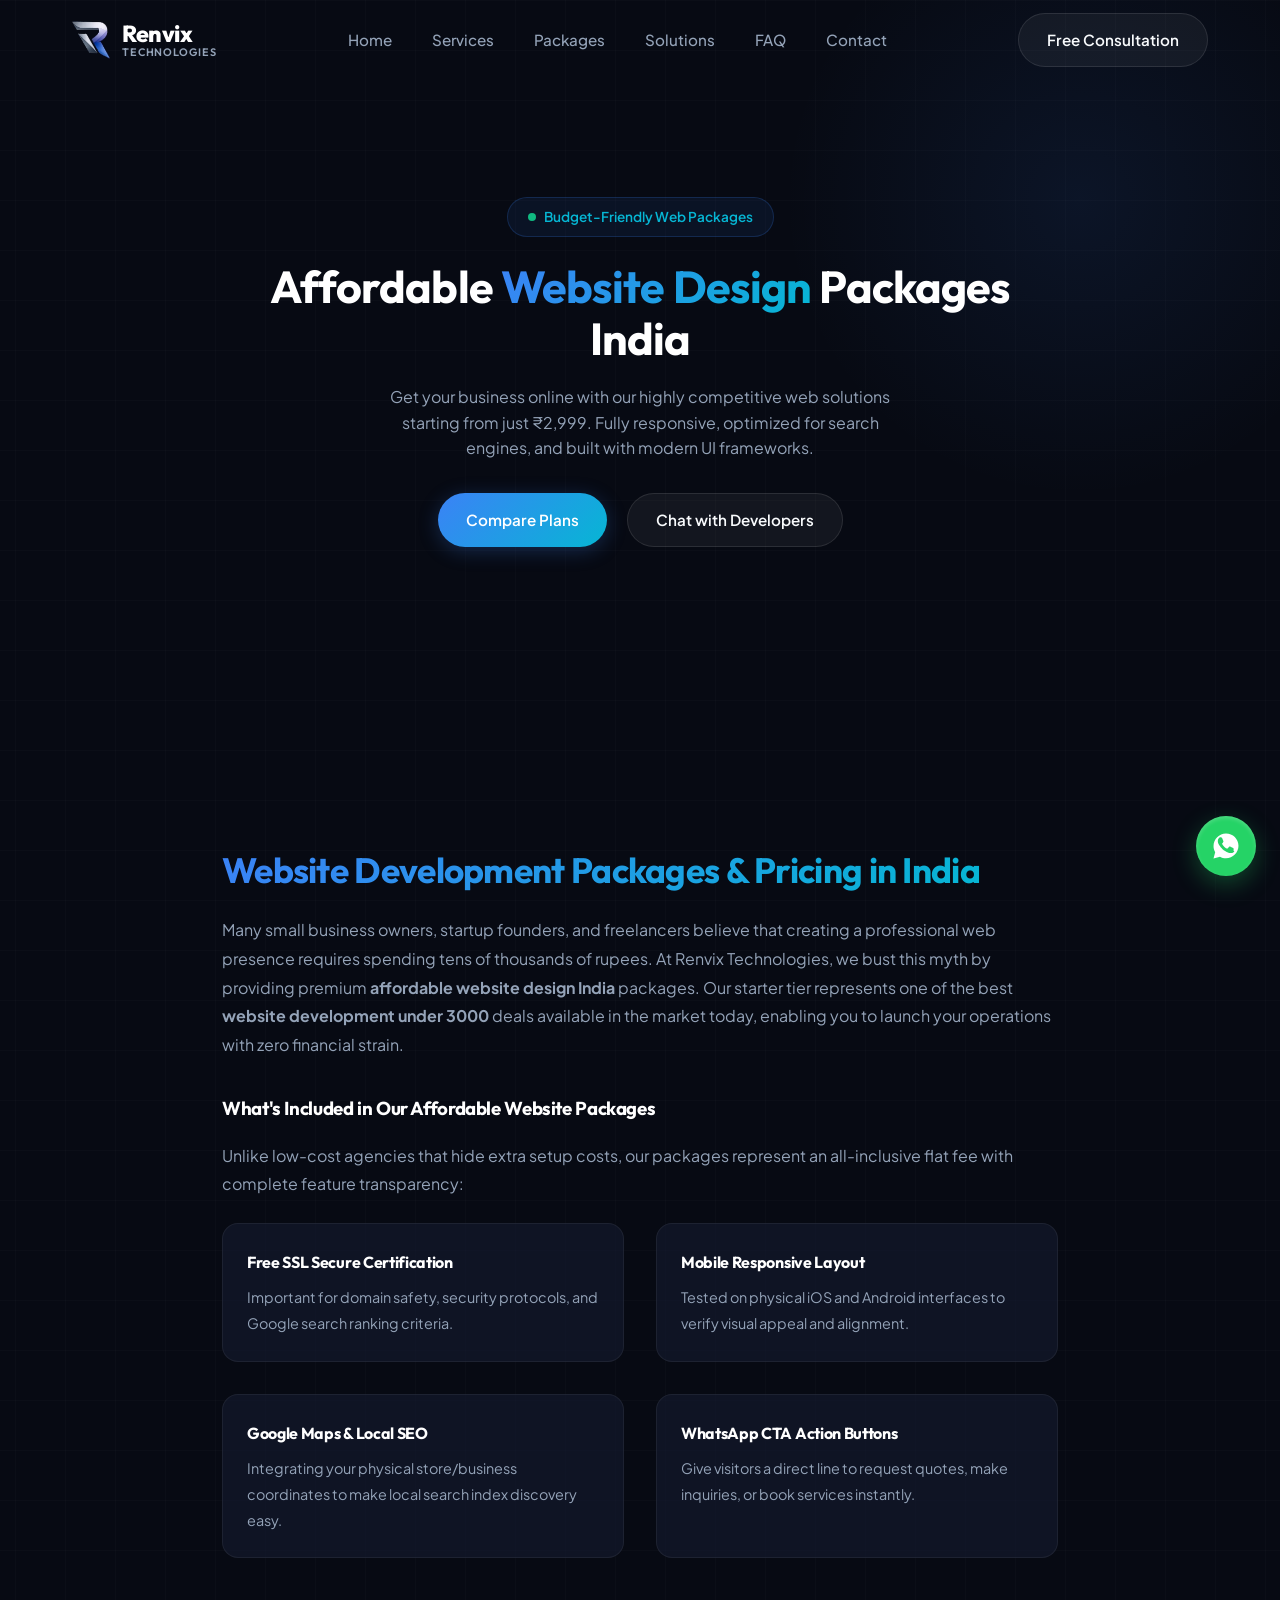
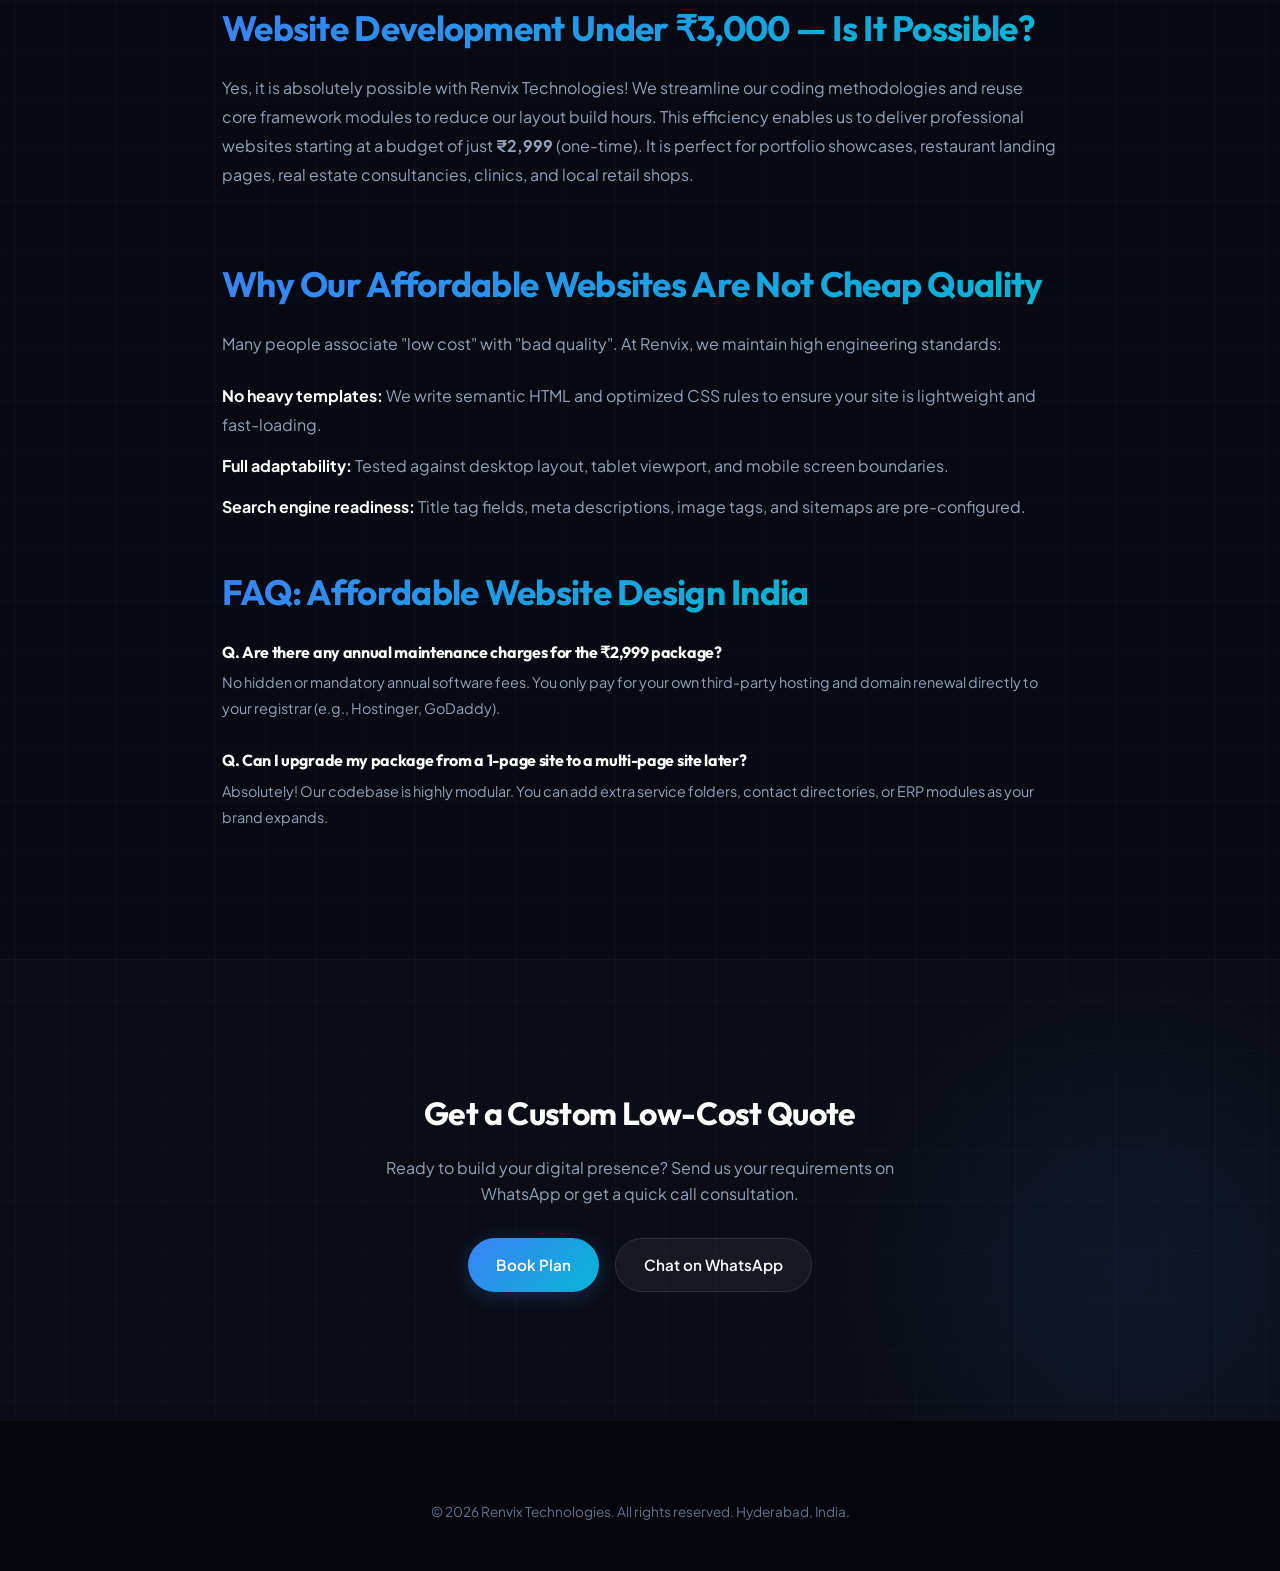
<file: affordable-website-packages.html>
<!DOCTYPE html>
<html lang="en">
<head>
  <meta charset="UTF-8">
  <meta name="viewport" content="width=device-width, initial-scale=1.0">
  
  <!-- Primary SEO Meta Tags -->
  <title>Affordable Website Design Packages India | Web Design Cost – Renvix Technologies</title>
  <meta name="title" content="Affordable Website Design Packages India | Web Design Cost – Renvix Technologies">
  <meta name="description" content="Explore affordable website design packages in India starting at just ₹2,999. Renvix Technologies builds professional, responsive, and SEO-optimized sites under 3000 rupees for small businesses and startups.">
  <meta name="keywords" content="affordable website design India, website development under 3000, cheap website design India, low cost website development, website packages India, website development cost India, best website packages for small business, professional website under 5000, business website design under 10000">
  <meta name="author" content="Renvix Technologies">
  <meta name="robots" content="index, follow">

  <!-- Canonical & Favicon -->
  <link rel="canonical" href="https://renvixteach.in/affordable-website-packages.html">
  <link rel="icon" type="image/png" href="favicon.png?v=1.2">
  <link rel="apple-touch-icon" href="logo_icon.png?v=1.2">

  <!-- Open Graph -->
  <meta property="og:type" content="website">
  <meta property="og:url" content="https://renvixteach.in/affordable-website-packages.html">
  <meta property="og:title" content="Affordable Website Design Packages India | Renvix Technologies">
  <meta property="og:description" content="Get premium web development packages starting at ₹2,999. Mobile-responsive, SEO-ready, and zero hidden costs. WhatsApp +91 9284306159.">
  <meta property="og:image" content="https://renvixteach.in/logo_full.png?v=1.2">
  <meta property="og:locale" content="en_IN">

  <!-- Stylesheet -->
  <link rel="stylesheet" href="style.css?v=1.3">
  
  <!-- JSON-LD Service Schema -->
  <script type="application/ld+json">
  {
    "@context": "https://schema.org",
    "@type": "Service",
    "name": "Affordable Web Design Packages",
    "provider": {
      "@type": "Organization",
      "name": "Renvix Technologies",
      "url": "https://renvixteach.in/"
    },
    "description": "Affordable website design and development packages starting at ₹2,999 in India. Includes domain registration, free SSL, on-page SEO, and responsive custom layouts.",
    "offers": {
      "@type": "AggregateOffer",
      "priceCurrency": "INR",
      "lowPrice": "2999",
      "highPrice": "19999",
      "offerCount": "3"
    }
  }
  </script>
</head>
<body id="pricing-page">

  <!-- Ambient Glow Backgrounds -->
  <div class="bg-grid"></div>
  <div class="ambient-glow glow-top-right"></div>
  <div class="ambient-glow glow-bottom-right"></div>

  <!-- NAVIGATION HEADER -->
  <header class="header" id="header">
    <div class="container">
      <a href="index.html" class="logo" id="nav-logo">
        <img src="logo_icon.png" alt="Renvix Technologies Logo" class="logo-img">
        <div class="logo-text">
          Renvix
          <span class="logo-sub">Technologies</span>
        </div>
      </a>

      <nav class="nav-links" id="nav-menu">
        <a href="index.html" class="nav-item">Home</a>
        <a href="index.html#services" class="nav-item">Services</a>
        <a href="index.html#pricing" class="nav-item">Packages</a>
        <a href="index.html#solutions" class="nav-item">Solutions</a>
        <a href="index.html#faq" class="nav-item">FAQ</a>
        <a href="index.html#contact" class="nav-item">Contact</a>
      </nav>

      <div class="nav-cta">
        <a href="index.html#contact" class="btn btn-secondary" id="nav-cta-btn">Free Consultation</a>
      </div>
    </div>
  </header>

  <!-- HERO SECTION -->
  <section class="hero" style="min-height: 80vh; padding-top: 130px; padding-bottom: 50px;">
    <div class="container">
      <div style="max-width: 800px; margin: 0 auto; text-align: center;">
        <div class="badge">
          <span class="badge-pulse"></span>
          <span>Budget-Friendly Web Packages</span>
        </div>
        <h1 class="hero-title">Affordable <span class="text-gradient">Website Design</span> Packages India</h1>
        <p class="hero-description" style="margin: 0 auto 2rem auto;">
          Get your business online with our highly competitive web solutions starting from just ₹2,999. Fully responsive, optimized for search engines, and built with modern UI frameworks.
        </p>
        <div class="hero-actions" style="justify-content: center;">
          <a href="index.html#pricing" class="btn btn-primary">Compare Plans</a>
          <a href="https://wa.me/919284306159" class="btn btn-secondary" target="_blank">Chat with Developers</a>
        </div>
      </div>
    </div>
  </section>

  <!-- CONTENT DETAIL -->
  <section class="section">
    <div class="container" style="max-width: 900px; line-height: 1.8;">
      <h2 class="section-title text-gradient" style="text-align: left; margin-bottom: 1.5rem;">Website Development Packages & Pricing in India</h2>
      <p style="margin-bottom: 1.5rem; color: var(--text-secondary);">
        Many small business owners, startup founders, and freelancers believe that creating a professional web presence requires spending tens of thousands of rupees. At Renvix Technologies, we bust this myth by providing premium <strong>affordable website design India</strong> packages. Our starter tier represents one of the best <strong>website development under 3000</strong> deals available in the market today, enabling you to launch your operations with zero financial strain.
      </p>
      
      <h3 style="color: #fff; margin-top: 2rem; margin-bottom: 1rem;">What's Included in Our Affordable Website Packages</h3>
      <p style="margin-bottom: 1.5rem; color: var(--text-secondary);">
        Unlike low-cost agencies that hide extra setup costs, our packages represent an all-inclusive flat fee with complete feature transparency:
      </p>
      
      <div style="display: grid; grid-template-columns: 1fr 1fr; gap: 2rem; margin-bottom: 3rem; margin-top: 1.5rem;">
        <div style="background: var(--bg-card); border: 1px solid var(--border-glow); padding: 1.5rem; border-radius: 16px;">
          <h4 style="color: #fff; margin-bottom: 0.5rem;">Free SSL Secure Certification</h4>
          <p style="font-size: 0.9rem; color: var(--text-secondary);">Important for domain safety, security protocols, and Google search ranking criteria.</p>
        </div>
        <div style="background: var(--bg-card); border: 1px solid var(--border-glow); padding: 1.5rem; border-radius: 16px;">
          <h4 style="color: #fff; margin-bottom: 0.5rem;">Mobile Responsive Layout</h4>
          <p style="font-size: 0.9rem; color: var(--text-secondary);">Tested on physical iOS and Android interfaces to verify visual appeal and alignment.</p>
        </div>
        <div style="background: var(--bg-card); border: 1px solid var(--border-glow); padding: 1.5rem; border-radius: 16px;">
          <h4 style="color: #fff; margin-bottom: 0.5rem;">Google Maps & Local SEO</h4>
          <p style="font-size: 0.9rem; color: var(--text-secondary);">Integrating your physical store/business coordinates to make local search index discovery easy.</p>
        </div>
        <div style="background: var(--bg-card); border: 1px solid var(--border-glow); padding: 1.5rem; border-radius: 16px;">
          <h4 style="color: #fff; margin-bottom: 0.5rem;">WhatsApp CTA Action Buttons</h4>
          <p style="font-size: 0.9rem; color: var(--text-secondary);">Give visitors a direct line to request quotes, make inquiries, or book services instantly.</p>
        </div>
      </div>

      <h2 class="section-title text-gradient" style="text-align: left; margin-bottom: 1.5rem;">Website Development Under ₹3,000 — Is It Possible?</h2>
      <p style="margin-bottom: 1.5rem; color: var(--text-secondary);">
        Yes, it is absolutely possible with Renvix Technologies! We streamline our coding methodologies and reuse core framework modules to reduce our layout build hours. This efficiency enables us to deliver professional websites starting at a budget of just <strong>₹2,999</strong> (one-time). It is perfect for portfolio showcases, restaurant landing pages, real estate consultancies, clinics, and local retail shops.
      </p>
      
      <h2 class="section-title text-gradient" style="text-align: left; margin-bottom: 1.5rem; margin-top: 3rem;">Why Our Affordable Websites Are Not Cheap Quality</h2>
      <p style="margin-bottom: 1.5rem; color: var(--text-secondary);">
        Many people associate "low cost" with "bad quality". At Renvix, we maintain high engineering standards:
      </p>
      <ul style="list-style: none; padding-left: 0; margin-bottom: 3rem; color: var(--text-secondary);">
        <li style="margin-bottom: 0.75rem;"><strong style="color: #fff;">No heavy templates:</strong> We write semantic HTML and optimized CSS rules to ensure your site is lightweight and fast-loading.</li>
        <li style="margin-bottom: 0.75rem;"><strong style="color: #fff;">Full adaptability:</strong> Tested against desktop layout, tablet viewport, and mobile screen boundaries.</li>
        <li style="margin-bottom: 0.75rem;"><strong style="color: #fff;">Search engine readiness:</strong> Title tag fields, meta descriptions, image tags, and sitemaps are pre-configured.</li>
      </ul>

      <h2 class="section-title text-gradient" style="text-align: left; margin-bottom: 1.5rem;">FAQ: Affordable Website Design India</h2>
      <div style="display: flex; flex-direction: column; gap: 1.5rem;">
        <div>
          <h4 style="color: #fff; margin-bottom: 0.25rem;">Q. Are there any annual maintenance charges for the ₹2,999 package?</h4>
          <p style="font-size: 0.9rem; color: var(--text-secondary);">No hidden or mandatory annual software fees. You only pay for your own third-party hosting and domain renewal directly to your registrar (e.g., Hostinger, GoDaddy).</p>
        </div>
        <div>
          <h4 style="color: #fff; margin-bottom: 0.25rem;">Q. Can I upgrade my package from a 1-page site to a multi-page site later?</h4>
          <p style="font-size: 0.9rem; color: var(--text-secondary);">Absolutely! Our codebase is highly modular. You can add extra service folders, contact directories, or ERP modules as your brand expands.</p>
        </div>
      </div>
    </div>
  </section>

  <!-- CTA FOOTER -->
  <section class="section" style="background: rgba(255,255,255,0.01); border-top: 1px solid rgba(255,255,255,0.03);">
    <div class="container" style="text-align: center; max-width: 600px;">
      <h2 style="font-size: 2rem; margin-bottom: 1rem; color: #fff;">Get a Custom Low-Cost Quote</h2>
      <p style="color: var(--text-secondary); margin-bottom: 2rem;">Ready to build your digital presence? Send us your requirements on WhatsApp or get a quick call consultation.</p>
      <div style="display: flex; gap: 1rem; justify-content: center;">
        <a href="index.html#contact" class="btn btn-primary">Book Plan</a>
        <a href="https://wa.me/919284306159" class="btn btn-secondary" target="_blank">Chat on WhatsApp</a>
      </div>
    </div>
  </section>

  <!-- FOOTER -->
  <footer class="footer">
    <div class="container" style="text-align: center; color: var(--text-muted); font-size: 0.85rem;">
      <p>&copy; 2026 Renvix Technologies. All rights reserved. Hyderabad, India.</p>
    </div>
  </footer>

  <!-- Floating WhatsApp Button -->
  <a href="https://wa.me/919284306159?text=Hi%20Renvix%20Technologies,%20I'm%20interested%20in%20your%20affordable%20web%20packages!" class="whatsapp-float" target="_blank" rel="noopener noreferrer" aria-label="Chat on WhatsApp">
    <svg viewBox="0 0 24 24">
      <path d="M12.012 2c-5.506 0-9.988 4.482-9.988 9.988 0 1.76.457 3.473 1.325 4.978L2 22l5.188-1.361c1.455.794 3.097 1.213 4.812 1.213 5.506 0 9.994-4.482 9.994-9.988S17.518 2 12.012 2zm6.657 14.137c-.273.768-1.579 1.401-2.184 1.492-.544.08-1.25.138-2.025-.109-.504-.16-1.127-.373-1.921-.716-3.385-1.464-5.578-4.887-5.747-5.115-.17-.228-1.355-1.799-1.355-3.435 0-1.636.852-2.438 1.157-2.76.305-.323.669-.403.891-.403.222 0 .445.002.639.011.203.01.477-.078.746.567.273.655.934 2.278 1.015 2.443.081.165.136.357.027.57-.109.213-.165.348-.328.539-.163.191-.343.425-.49.57-.163.161-.334.336-.145.66.19.324.843 1.393 1.808 2.253.965.86 1.776 1.125 2.083 1.253.308.128.489.108.672-.098.184-.206.784-.91 1.002-1.22.218-.309.436-.258.736-.148.3.11 1.905.898 2.232 1.062.327.164.545.244.627.382.082.138.082.798-.191 1.566z"/>
    </svg>
  </a>

</body>
</html>
</file>
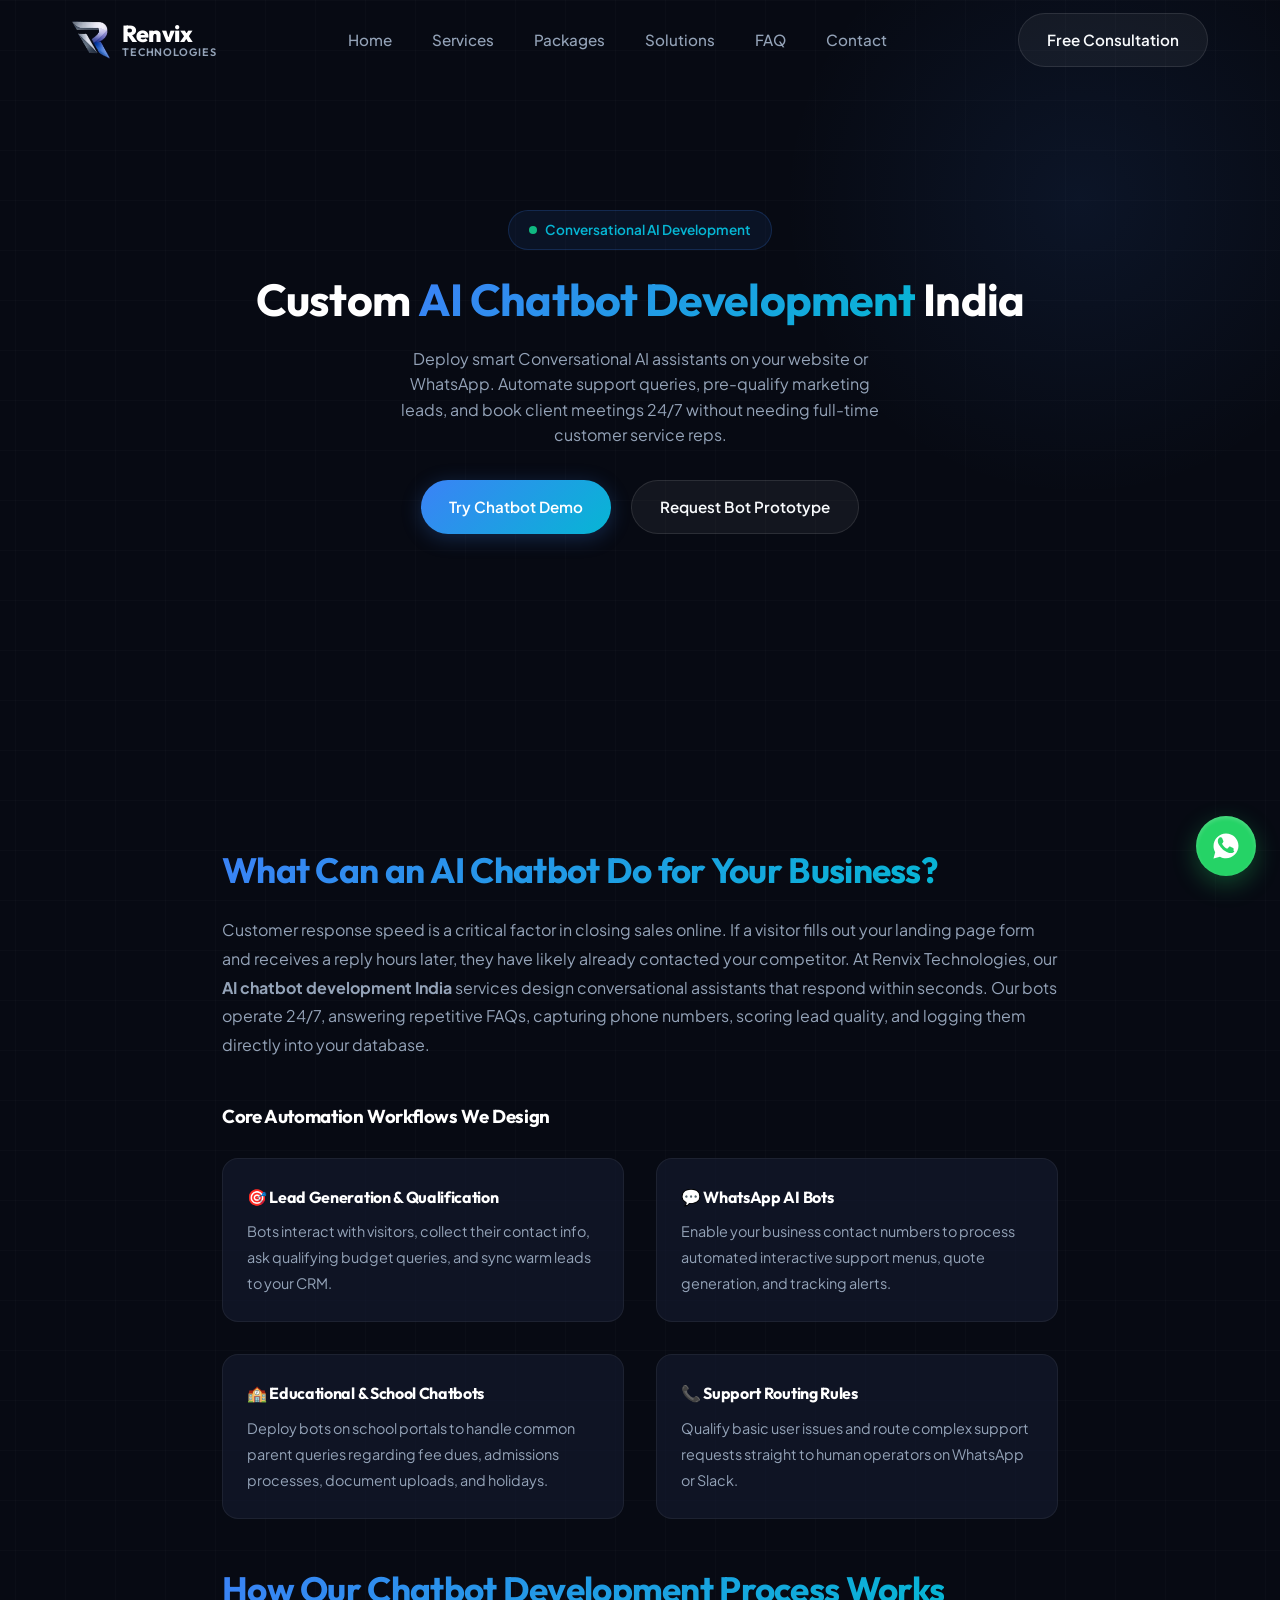
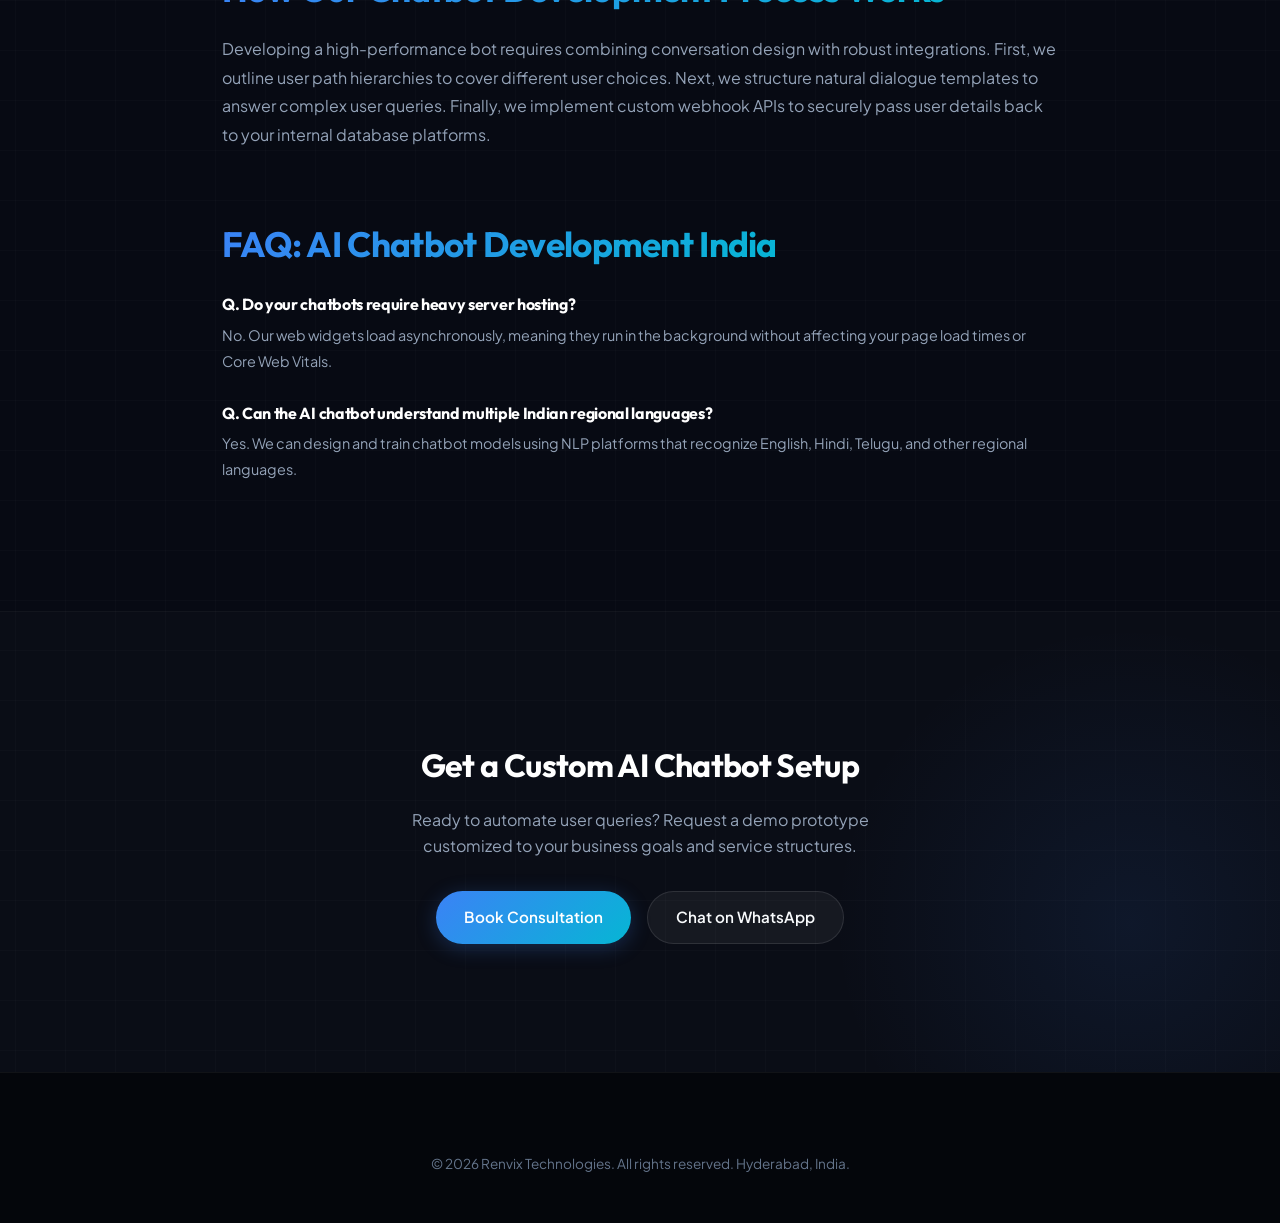
<file: ai-chatbot-development.html>
<!DOCTYPE html>
<html lang="en">
<head>
  <meta charset="UTF-8">
  <meta name="viewport" content="width=device-width, initial-scale=1.0">
  
  <!-- Primary SEO Meta Tags -->
  <title>AI Chatbot Development India | Web & WhatsApp Bots – Renvix Technologies</title>
  <meta name="title" content="AI Chatbot Development India | Web & WhatsApp Bots – Renvix Technologies">
  <meta name="description" content="Deploy custom AI Chatbots for your website and WhatsApp in India. Automate customer support, qualify leads, and boost conversions 24/7. Expert chatbot development services by Renvix.">
  <meta name="keywords" content="AI chatbot development India, chatbot for business India, AI chatbot for website, WhatsApp chatbot development, lead generation chatbot India, AI chatbot for school, customer support chatbot India, chatbot integration website, intelligent chatbot development">
  <meta name="author" content="Renvix Technologies">
  <meta name="robots" content="index, follow">

  <!-- Canonical & Favicon -->
  <link rel="canonical" href="https://renvixteach.in/ai-chatbot-development.html">
  <link rel="icon" type="image/png" href="favicon.png?v=1.2">
  <link rel="apple-touch-icon" href="logo_icon.png?v=1.2">

  <!-- Open Graph -->
  <meta property="og:type" content="website">
  <meta property="og:url" content="https://renvixteach.in/ai-chatbot-development.html">
  <meta property="og:title" content="AI Chatbot Development & Integrations India | Renvix Technologies">
  <meta property="og:description" content="Set up intelligent lead qualification and support chatbots on your site or WhatsApp business numbers. Schedule a demo today.">
  <meta property="og:image" content="https://renvixteach.in/logo_full.png?v=1.2">
  <meta property="og:locale" content="en_IN">

  <!-- Stylesheet -->
  <link rel="stylesheet" href="style.css?v=1.3">
  
  <!-- JSON-LD Service Schema -->
  <script type="application/ld+json">
  {
    "@context": "https://schema.org",
    "@type": "Service",
    "name": "AI Chatbot Development",
    "provider": {
      "@type": "Organization",
      "name": "Renvix Technologies"
    },
    "description": "Custom Conversational AI development, NLP modeling, decision-tree logic flow, lead-scoring chatbots, and integration on sites and WhatsApp."
  }
  </script>
</head>
<body id="chatbot-page">

  <!-- Ambient Glow Backgrounds -->
  <div class="bg-grid"></div>
  <div class="ambient-glow glow-top-right"></div>
  <div class="ambient-glow glow-bottom-right"></div>

  <!-- NAVIGATION HEADER -->
  <header class="header" id="header">
    <div class="container">
      <a href="index.html" class="logo" id="nav-logo">
        <img src="logo_icon.png" alt="Renvix Technologies Logo" class="logo-img">
        <div class="logo-text">
          Renvix
          <span class="logo-sub">Technologies</span>
        </div>
      </a>

      <nav class="nav-links" id="nav-menu">
        <a href="index.html" class="nav-item">Home</a>
        <a href="index.html#services" class="nav-item">Services</a>
        <a href="index.html#pricing" class="nav-item">Packages</a>
        <a href="index.html#solutions" class="nav-item">Solutions</a>
        <a href="index.html#faq" class="nav-item">FAQ</a>
        <a href="index.html#contact" class="nav-item">Contact</a>
      </nav>

      <div class="nav-cta">
        <a href="index.html#contact" class="btn btn-secondary" id="nav-cta-btn">Free Consultation</a>
      </div>
    </div>
  </header>

  <!-- HERO SECTION -->
  <section class="hero" style="min-height: 80vh; padding-top: 130px; padding-bottom: 50px;">
    <div class="container">
      <div style="max-width: 800px; margin: 0 auto; text-align: center;">
        <div class="badge">
          <span class="badge-pulse"></span>
          <span>Conversational AI Development</span>
        </div>
        <h1 class="hero-title">Custom <span class="text-gradient">AI Chatbot Development</span> India</h1>
        <p class="hero-description" style="margin: 0 auto 2rem auto;">
          Deploy smart Conversational AI assistants on your website or WhatsApp. Automate support queries, pre-qualify marketing leads, and book client meetings 24/7 without needing full-time customer service reps.
        </p>
        <div class="hero-actions" style="justify-content: center;">
          <a href="index.html#demo" class="btn btn-primary">Try Chatbot Demo</a>
          <a href="index.html#contact" class="btn btn-secondary">Request Bot Prototype</a>
        </div>
      </div>
    </div>
  </section>

  <!-- CONTENT DETAIL -->
  <section class="section">
    <div class="container" style="max-width: 900px; line-height: 1.8;">
      <h2 class="section-title text-gradient" style="text-align: left; margin-bottom: 1.5rem;">What Can an AI Chatbot Do for Your Business?</h2>
      <p style="margin-bottom: 1.5rem; color: var(--text-secondary);">
        Customer response speed is a critical factor in closing sales online. If a visitor fills out your landing page form and receives a reply hours later, they have likely already contacted your competitor. At Renvix Technologies, our <strong>AI chatbot development India</strong> services design conversational assistants that respond within seconds. Our bots operate 24/7, answering repetitive FAQs, capturing phone numbers, scoring lead quality, and logging them directly into your database.
      </p>

      <h3 style="color: #fff; margin-top: 2.5rem; margin-bottom: 1rem;">Core Automation Workflows We Design</h3>
      <div style="display: grid; grid-template-columns: 1fr 1fr; gap: 2rem; margin-bottom: 3rem; margin-top: 1.5rem;">
        <div style="background: var(--bg-card); border: 1px solid var(--border-glow); padding: 1.5rem; border-radius: 16px;">
          <h4 style="color: #fff; margin-bottom: 0.5rem;">🎯 Lead Generation & Qualification</h4>
          <p style="font-size: 0.9rem; color: var(--text-secondary);">Bots interact with visitors, collect their contact info, ask qualifying budget queries, and sync warm leads to your CRM.</p>
        </div>
        <div style="background: var(--bg-card); border: 1px solid var(--border-glow); padding: 1.5rem; border-radius: 16px;">
          <h4 style="color: #fff; margin-bottom: 0.5rem;">💬 WhatsApp AI Bots</h4>
          <p style="font-size: 0.9rem; color: var(--text-secondary);">Enable your business contact numbers to process automated interactive support menus, quote generation, and tracking alerts.</p>
        </div>
        <div style="background: var(--bg-card); border: 1px solid var(--border-glow); padding: 1.5rem; border-radius: 16px;">
          <h4 style="color: #fff; margin-bottom: 0.5rem;">🏫 Educational & School Chatbots</h4>
          <p style="font-size: 0.9rem; color: var(--text-secondary);">Deploy bots on school portals to handle common parent queries regarding fee dues, admissions processes, document uploads, and holidays.</p>
        </div>
        <div style="background: var(--bg-card); border: 1px solid var(--border-glow); padding: 1.5rem; border-radius: 16px;">
          <h4 style="color: #fff; margin-bottom: 0.5rem;">📞 Support Routing Rules</h4>
          <p style="font-size: 0.9rem; color: var(--text-secondary);">Qualify basic user issues and route complex support requests straight to human operators on WhatsApp or Slack.</p>
        </div>
      </div>

      <h2 class="section-title text-gradient" style="text-align: left; margin-bottom: 1.5rem;">How Our Chatbot Development Process Works</h2>
      <p style="margin-bottom: 1.5rem; color: var(--text-secondary);">
        Developing a high-performance bot requires combining conversation design with robust integrations. First, we outline user path hierarchies to cover different user choices. Next, we structure natural dialogue templates to answer complex user queries. Finally, we implement custom webhook APIs to securely pass user details back to your internal database platforms.
      </p>

      <h2 class="section-title text-gradient" style="text-align: left; margin-bottom: 1.5rem; margin-top: 3rem;">FAQ: AI Chatbot Development India</h2>
      <div style="display: flex; flex-direction: column; gap: 1.5rem;">
        <div>
          <h4 style="color: #fff; margin-bottom: 0.25rem;">Q. Do your chatbots require heavy server hosting?</h4>
          <p style="font-size: 0.9rem; color: var(--text-secondary);">No. Our web widgets load asynchronously, meaning they run in the background without affecting your page load times or Core Web Vitals.</p>
        </div>
        <div>
          <h4 style="color: #fff; margin-bottom: 0.25rem;">Q. Can the AI chatbot understand multiple Indian regional languages?</h4>
          <p style="font-size: 0.9rem; color: var(--text-secondary);">Yes. We can design and train chatbot models using NLP platforms that recognize English, Hindi, Telugu, and other regional languages.</p>
        </div>
      </div>
    </div>
  </section>

  <!-- CTA FOOTER -->
  <section class="section" style="background: rgba(255,255,255,0.01); border-top: 1px solid rgba(255,255,255,0.03);">
    <div class="container" style="text-align: center; max-width: 600px;">
      <h2 style="font-size: 2rem; margin-bottom: 1rem; color: #fff;">Get a Custom AI Chatbot Setup</h2>
      <p style="color: var(--text-secondary); margin-bottom: 2rem;">Ready to automate user queries? Request a demo prototype customized to your business goals and service structures.</p>
      <div style="display: flex; gap: 1rem; justify-content: center;">
        <a href="index.html#contact" class="btn btn-primary">Book Consultation</a>
        <a href="https://wa.me/919284306159" class="btn btn-secondary" target="_blank">Chat on WhatsApp</a>
      </div>
    </div>
  </section>

  <!-- FOOTER -->
  <footer class="footer">
    <div class="container" style="text-align: center; color: var(--text-muted); font-size: 0.85rem;">
      <p>&copy; 2026 Renvix Technologies. All rights reserved. Hyderabad, India.</p>
    </div>
  </footer>

  <!-- Floating WhatsApp Button -->
  <a href="https://wa.me/919284306159?text=Hi%20Renvix%20Technologies,%20I'm%20interested%20in%20your%20AI%20Chatbot%20Development!" class="whatsapp-float" target="_blank" rel="noopener noreferrer" aria-label="Chat on WhatsApp">
    <svg viewBox="0 0 24 24">
      <path d="M12.012 2c-5.506 0-9.988 4.482-9.988 9.988 0 1.76.457 3.473 1.325 4.978L2 22l5.188-1.361c1.455.794 3.097 1.213 4.812 1.213 5.506 0 9.994-4.482 9.994-9.988S17.518 2 12.012 2zm6.657 14.137c-.273.768-1.579 1.401-2.184 1.492-.544.08-1.25.138-2.025-.109-.504-.16-1.127-.373-1.921-.716-3.385-1.464-5.578-4.887-5.747-5.115-.17-.228-1.355-1.799-1.355-3.435 0-1.636.852-2.438 1.157-2.76.305-.323.669-.403.891-.403.222 0 .445.002.639.011.203.01.477-.078.746.567.273.655.934 2.278 1.015 2.443.081.165.136.357.027.57-.109.213-.165.348-.328.539-.163.191-.343.425-.49.57-.163.161-.334.336-.145.66.19.324.843 1.393 1.808 2.253.965.86 1.776 1.125 2.083 1.253.308.128.489.108.672-.098.184-.206.784-.91 1.002-1.22.218-.309.436-.258.736-.148.3.11 1.905.898 2.232 1.062.327.164.545.244.627.382.082.138.082.798-.191 1.566z"/>
    </svg>
  </a>

</body>
</html>
</file>
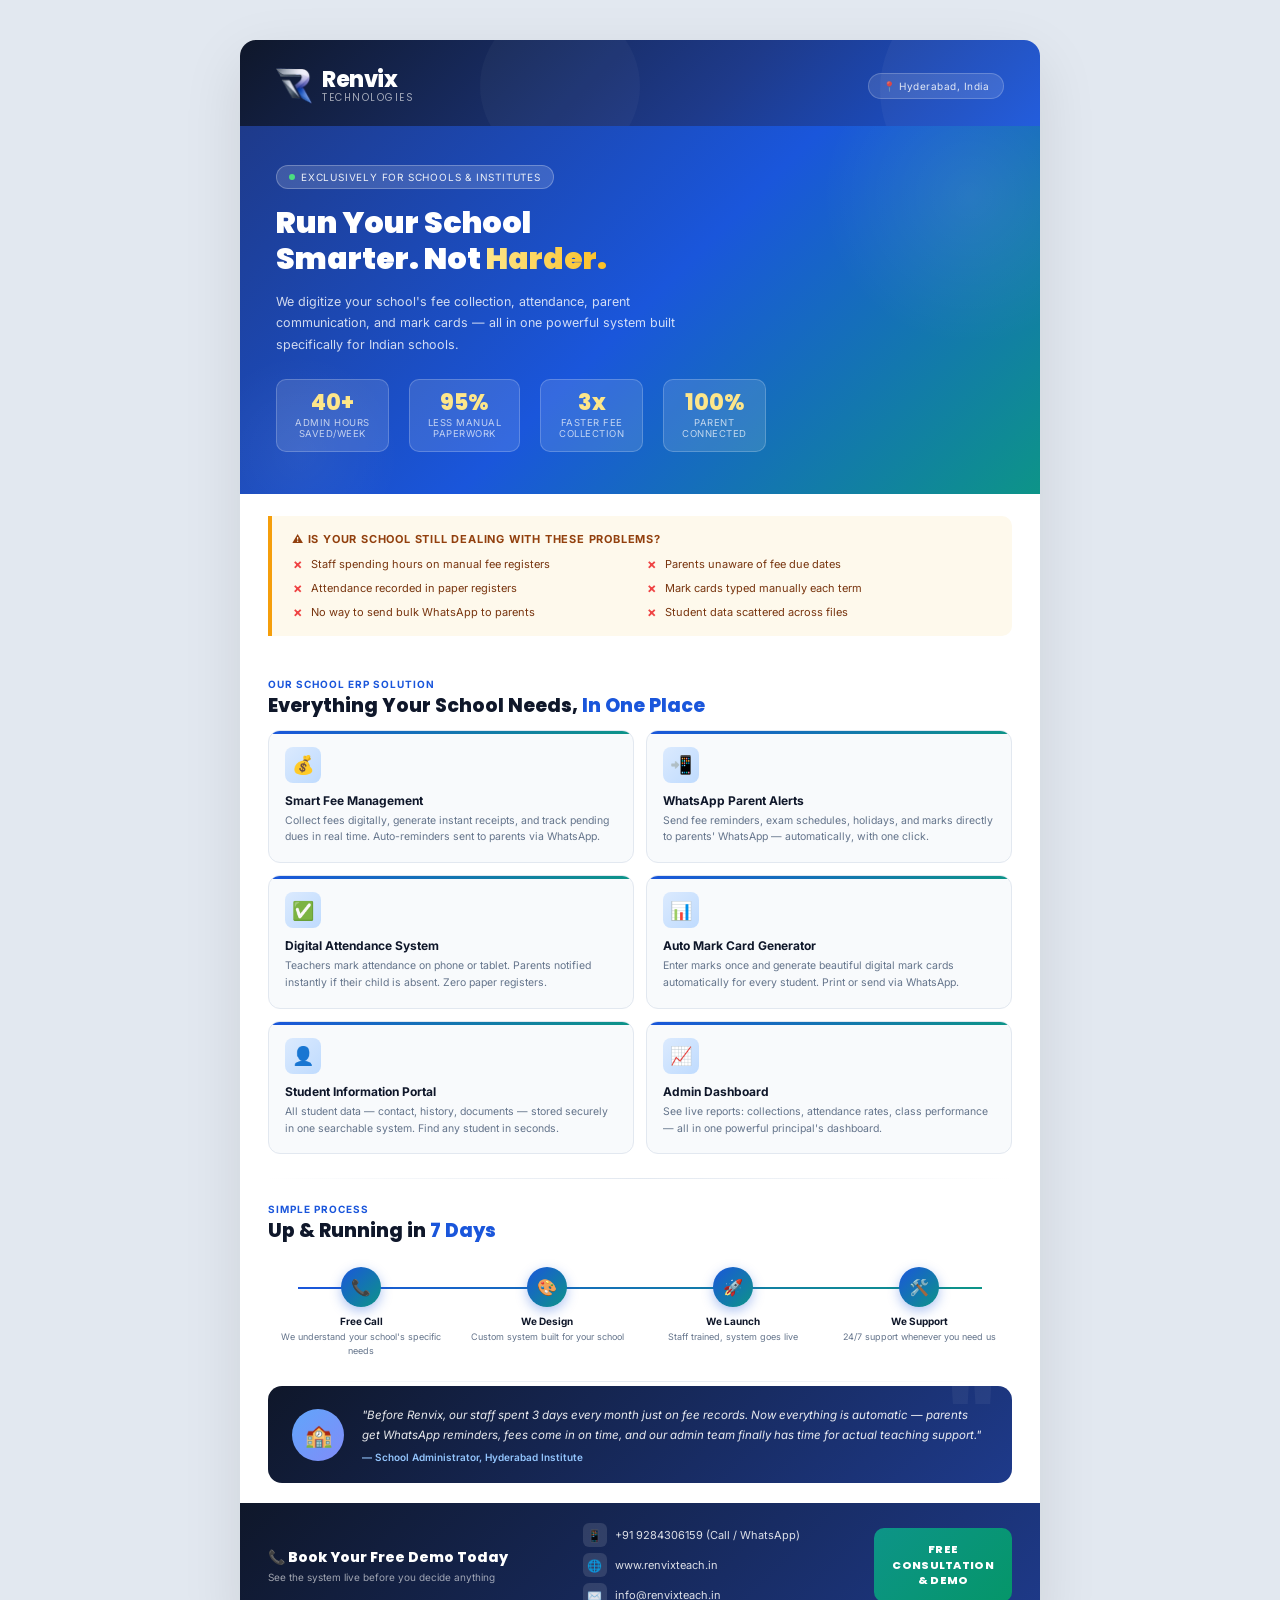
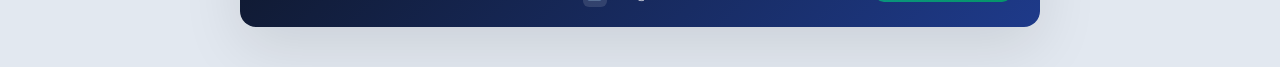
<file: brochure-school.html>
<!DOCTYPE html>
<html lang="en">
<head>
  <meta charset="UTF-8">
  <meta name="viewport" content="width=device-width, initial-scale=1.0">
  <title>School ERP Software & School Management System | Renvix Technologies Hyderabad</title>
  <meta name="description" content="Renvix Technologies provides School ERP Software for Indian schools — digital fee management, WhatsApp parent alerts, attendance tracking, auto mark card generator, and admin dashboard. Book a free demo today.">
  <meta name="keywords" content="school ERP software India, school management system, school fee management software, digital attendance system school, WhatsApp school notifications, school website development, school ERP Hyderabad, coaching institute management software, mark card generator, student information system">
  <meta name="author" content="Renvix Technologies">
  <meta name="robots" content="index, follow">
  <link rel="canonical" href="https://renvixteach.in/brochure-school.html">
  <!-- Open Graph -->
  <meta property="og:type" content="website">
  <meta property="og:url" content="https://renvixteach.in/brochure-school.html">
  <meta property="og:title" content="School ERP Software & Management System | Renvix Technologies">
  <meta property="og:description" content="Automate your school's fee collection, attendance, parent WhatsApp alerts & mark cards with Renvix School ERP. Built specifically for Indian schools. Free demo available.">
  <meta property="og:image" content="https://renvixteach.in/logo_full.png?v=1.2">
  <!-- Favicon -->
  <link rel="icon" type="image/png" href="favicon.png?v=1.2">
  <link rel="apple-touch-icon" href="logo_icon.png?v=1.2">
  <link href="https://fonts.googleapis.com/css2?family=Inter:wght@300;400;500;600;700;800;900&family=Poppins:wght@400;600;700;800;900&display=swap" rel="stylesheet">
  <style>
    * {
      margin: 0;
      padding: 0;
      box-sizing: border-box;
      -webkit-print-color-adjust: exact;
      print-color-adjust: exact;
    }

    :root {
      --blue:    #1a56db;
      --blue-dk: #1240a8;
      --teal:    #0d9488;
      --gold:    #f59e0b;
      --dark:    #0f172a;
      --gray:    #64748b;
      --light:   #f8fafc;
      --white:   #ffffff;
    }

    body {
      font-family: 'Inter', sans-serif;
      background: #e2e8f0;
      color: var(--dark);
    }

    /* ── PAGE WRAPPER ── */
    .page {
      width: 100%;
      max-width: 800px;
      min-height: auto;
      background: var(--white);
      margin: 40px auto;
      overflow: hidden;
      box-shadow: 0 20px 60px rgba(0,0,0,0.1);
      position: relative;
      border-radius: 16px;
    }

    /* ═══════════════════════════════
       PAGE 1 — FRONT
    ═══════════════════════════════ */

    /* ── HEADER BAND ── */
    .header {
      background: linear-gradient(135deg, #0f172a 0%, #1e3a8a 60%, #1a56db 100%);
      padding: 28px 36px 22px;
      position: relative;
      overflow: hidden;
    }
    .header::before {
      content: '';
      position: absolute;
      top: -60px; right: -60px;
      width: 220px; height: 220px;
      background: rgba(255,255,255,0.04);
      border-radius: 50%;
    }
    .header::after {
      content: '';
      position: absolute;
      bottom: -40px; left: 30%;
      width: 160px; height: 160px;
      background: rgba(255,255,255,0.03);
      border-radius: 50%;
    }

    .header-inner {
      display: flex;
      align-items: center;
      justify-content: space-between;
      position: relative;
      z-index: 2;
    }

    .logo-wrap {
      display: flex;
      align-items: center;
      gap: 10px;
    }
    .logo-img {
      width: 36px;
      height: 36px;
      object-fit: contain;
      flex-shrink: 0;
    }
    .logo-text {
      font-family: 'Poppins', sans-serif;
      font-size: 22px;
      font-weight: 800;
      color: white;
      letter-spacing: -0.5px;
      line-height: 1;
    }
    .logo-text span {
      display: block;
      font-size: 10px;
      font-weight: 400;
      color: rgba(255,255,255,0.6);
      letter-spacing: 1.5px;
      text-transform: uppercase;
      margin-top: 2px;
    }

    .header-badge {
      background: rgba(255,255,255,0.12);
      border: 1px solid rgba(255,255,255,0.2);
      border-radius: 20px;
      padding: 6px 14px;
      font-size: 10px;
      color: rgba(255,255,255,0.85);
      letter-spacing: 0.5px;
    }

    /* ── HERO SECTION ── */
    .hero {
      background: linear-gradient(135deg, #1e3a8a 0%, #1a56db 50%, #0d9488 100%);
      padding: 38px 36px 42px;
      position: relative;
      overflow: hidden;
    }
    .hero::before {
      content: '';
      position: absolute;
      top: -80px; right: -80px;
      width: 300px; height: 300px;
      background: radial-gradient(circle, rgba(255,255,255,0.08) 0%, transparent 70%);
      border-radius: 50%;
    }
    .hero::after {
      content: '';
      position: absolute;
      bottom: -60px; left: -40px;
      width: 200px; height: 200px;
      background: radial-gradient(circle, rgba(255,255,255,0.05) 0%, transparent 70%);
      border-radius: 50%;
    }

    .hero-tag {
      display: inline-flex;
      align-items: center;
      gap: 6px;
      background: rgba(255,255,255,0.15);
      border: 1px solid rgba(255,255,255,0.25);
      border-radius: 20px;
      padding: 5px 12px;
      font-size: 10px;
      color: rgba(255,255,255,0.9);
      letter-spacing: 0.8px;
      text-transform: uppercase;
      margin-bottom: 16px;
      position: relative;
      z-index: 2;
    }
    .hero-tag::before {
      content: '';
      width: 6px; height: 6px;
      background: #4ade80;
      border-radius: 50%;
      animation: pulse 2s infinite;
    }
    @keyframes pulse {
      0%, 100% { opacity: 1; }
      50% { opacity: 0.4; }
    }

    .hero h1 {
      font-family: 'Poppins', sans-serif;
      font-size: 30px;
      font-weight: 900;
      color: white;
      line-height: 1.2;
      margin-bottom: 14px;
      position: relative;
      z-index: 2;
    }
    .hero h1 em {
      font-style: normal;
      background: linear-gradient(90deg, #fde68a, #fbbf24);
      -webkit-background-clip: text;
      -webkit-text-fill-color: transparent;
      background-clip: text;
    }

    .hero-sub {
      font-size: 12.5px;
      color: rgba(255,255,255,0.8);
      line-height: 1.7;
      max-width: 440px;
      position: relative;
      z-index: 2;
      margin-bottom: 24px;
    }

    .hero-stats {
      display: flex;
      gap: 20px;
      position: relative;
      z-index: 2;
    }
    .stat-box {
      background: rgba(255,255,255,0.12);
      border: 1px solid rgba(255,255,255,0.2);
      border-radius: 10px;
      padding: 12px 18px;
      text-align: center;
    }
    .stat-box .val {
      font-family: 'Poppins', sans-serif;
      font-size: 22px;
      font-weight: 800;
      color: #fde68a;
      line-height: 1;
    }
    .stat-box .lbl {
      font-size: 9.5px;
      color: rgba(255,255,255,0.7);
      margin-top: 3px;
      text-transform: uppercase;
      letter-spacing: 0.5px;
    }

    /* ── PAIN POINTS ── */
    .pain-section {
      background: #fef9ec;
      border-left: 4px solid var(--gold);
      margin: 22px 28px;
      border-radius: 0 10px 10px 0;
      padding: 16px 20px;
    }
    .pain-title {
      font-size: 11px;
      font-weight: 700;
      color: #92400e;
      text-transform: uppercase;
      letter-spacing: 0.8px;
      margin-bottom: 10px;
      display: flex;
      align-items: center;
      gap: 6px;
    }
    .pain-grid {
      display: grid;
      grid-template-columns: 1fr 1fr;
      gap: 8px;
    }
    .pain-item {
      display: flex;
      align-items: center;
      gap: 8px;
      font-size: 11px;
      color: #78350f;
    }
    .pain-item::before {
      content: '✗';
      color: #ef4444;
      font-weight: 700;
      font-size: 13px;
      flex-shrink: 0;
    }

    /* ── SECTION TITLE ── */
    .section-title {
      padding: 20px 28px 12px;
    }
    .section-tag {
      font-size: 10px;
      font-weight: 700;
      color: var(--blue);
      text-transform: uppercase;
      letter-spacing: 1px;
      display: block;
      margin-bottom: 5px;
    }
    .section-title h2 {
      font-family: 'Poppins', sans-serif;
      font-size: 19px;
      font-weight: 800;
      color: var(--dark);
      line-height: 1.2;
    }
    .section-title h2 span {
      color: var(--blue);
    }

    /* ── FEATURES GRID ── */
    .features-grid {
      display: grid;
      grid-template-columns: 1fr 1fr;
      gap: 12px;
      padding: 0 28px 20px;
    }
    .feature-card {
      background: var(--light);
      border: 1px solid #e2e8f0;
      border-radius: 12px;
      padding: 16px;
      position: relative;
      overflow: hidden;
    }
    .feature-card::before {
      content: '';
      position: absolute;
      top: 0; left: 0; right: 0;
      height: 3px;
      background: linear-gradient(90deg, var(--blue), var(--teal));
    }
    .feature-icon {
      width: 36px; height: 36px;
      border-radius: 8px;
      background: linear-gradient(135deg, #dbeafe, #bfdbfe);
      display: flex; align-items: center; justify-content: center;
      margin-bottom: 10px;
      font-size: 18px;
    }
    .feature-card h4 {
      font-size: 12px;
      font-weight: 700;
      color: var(--dark);
      margin-bottom: 5px;
    }
    .feature-card p {
      font-size: 10.5px;
      color: var(--gray);
      line-height: 1.6;
    }

    /* ── DIVIDER ── */
    .divider {
      height: 1px;
      background: linear-gradient(90deg, transparent, #e2e8f0, transparent);
      margin: 4px 28px;
    }

    /* ── HOW IT WORKS ── */
    .steps-row {
      display: flex;
      gap: 0;
      padding: 12px 28px 20px;
      position: relative;
    }
    .steps-row::before {
      content: '';
      position: absolute;
      top: 32px;
      left: 58px;
      right: 58px;
      height: 2px;
      background: linear-gradient(90deg, var(--blue), var(--teal));
      z-index: 0;
    }
    .step {
      flex: 1;
      text-align: center;
      position: relative;
      z-index: 1;
    }
    .step-circle {
      width: 40px; height: 40px;
      border-radius: 50%;
      background: linear-gradient(135deg, var(--blue), var(--teal));
      display: flex; align-items: center; justify-content: center;
      margin: 0 auto 8px;
      font-size: 16px;
      color: white;
      font-weight: 700;
      box-shadow: 0 4px 12px rgba(26,86,219,0.35);
    }
    .step h5 {
      font-size: 10px;
      font-weight: 700;
      color: var(--dark);
      margin-bottom: 3px;
    }
    .step p {
      font-size: 9px;
      color: var(--gray);
      line-height: 1.5;
      padding: 0 4px;
    }

    /* ── TESTIMONIAL / HIGHLIGHT ── */
    .highlight-box {
      margin: 4px 28px 20px;
      background: linear-gradient(135deg, #0f172a, #1e3a8a);
      border-radius: 14px;
      padding: 20px 24px;
      display: flex;
      align-items: center;
      gap: 18px;
      position: relative;
      overflow: hidden;
    }
    .highlight-box::after {
      content: '"';
      position: absolute;
      top: -10px; right: 16px;
      font-size: 100px;
      font-family: 'Poppins', sans-serif;
      font-weight: 900;
      color: rgba(255,255,255,0.05);
      line-height: 1;
    }
    .highlight-avatar {
      width: 52px; height: 52px;
      border-radius: 50%;
      background: linear-gradient(135deg, #60a5fa, #818cf8);
      display: flex; align-items: center; justify-content: center;
      font-size: 22px;
      flex-shrink: 0;
    }
    .highlight-text p {
      font-size: 11.5px;
      color: rgba(255,255,255,0.9);
      line-height: 1.7;
      font-style: italic;
    }
    .highlight-author {
      font-size: 10px;
      color: #93c5fd;
      margin-top: 6px;
      font-weight: 600;
      font-style: normal;
    }

    /* ── CONTACT FOOTER ── */
    .contact-footer {
      background: linear-gradient(135deg, #0f172a, #1e3a8a);
      padding: 20px 28px;
      display: flex;
      align-items: center;
      justify-content: space-between;
      gap: 16px;
    }
    .contact-footer .cta-text h3 {
      font-family: 'Poppins', sans-serif;
      font-size: 14px;
      font-weight: 800;
      color: white;
      margin-bottom: 3px;
    }
    .contact-footer .cta-text p {
      font-size: 10px;
      color: rgba(255,255,255,0.6);
    }
    .contact-items {
      display: flex;
      flex-direction: column;
      gap: 6px;
    }
    .contact-item {
      display: flex;
      align-items: center;
      gap: 8px;
      font-size: 11px;
      color: rgba(255,255,255,0.85);
    }
    .contact-item .icon {
      width: 24px; height: 24px;
      border-radius: 6px;
      background: rgba(255,255,255,0.12);
      display: flex; align-items: center; justify-content: center;
      font-size: 12px;
      flex-shrink: 0;
    }
    .free-pill {
      background: linear-gradient(135deg, var(--teal), #059669);
      border-radius: 10px;
      padding: 14px 18px;
      text-align: center;
      flex-shrink: 0;
    }
    .free-pill span {
      display: block;
      font-family: 'Poppins', sans-serif;
      font-weight: 800;
      color: white;
      font-size: 11px;
      line-height: 1.4;
      text-transform: uppercase;
      letter-spacing: 0.3px;
    }

    /* ── MOBILE RESPONSIVENESS ── */
    @media (max-width: 768px) {
      body {
        background: #f8fafc;
      }
      .page {
        margin: 0;
        border-radius: 0;
        box-shadow: none;
      }
      .header {
        padding: 24px 20px 18px;
      }
      .logo-text {
        font-size: 20px;
      }
      .hero {
        padding: 30px 20px 35px;
      }
      .hero h1 {
        font-size: 26px;
      }
      .hero-sub {
        font-size: 12px;
      }
      .hero-stats {
        flex-wrap: wrap;
        gap: 12px;
      }
      .stat-box {
        flex: 1 1 calc(50% - 6px);
        padding: 10px 14px;
      }
      .stat-box .val {
        font-size: 20px;
      }
      .pain-section {
        margin: 20px;
        padding: 14px 16px;
      }
      .pain-grid {
        grid-template-columns: 1fr;
        gap: 10px;
      }
      .section-title {
        padding: 20px 20px 10px;
      }
      .section-title h2 {
        font-size: 18px;
      }
      .features-grid {
        grid-template-columns: 1fr;
        gap: 16px;
        padding: 0 20px 20px;
      }
      .divider {
        margin: 4px 20px;
      }
      .steps-row {
        flex-direction: column;
        gap: 20px;
        padding: 12px 20px 20px;
      }
      .steps-row::before {
        display: none;
      }
      .step {
        display: flex;
        text-align: left;
        align-items: center;
        gap: 16px;
      }
      .step-circle {
        margin: 0;
        flex-shrink: 0;
      }
      .highlight-box {
        margin: 4px 20px 20px;
        padding: 16px;
        flex-direction: column;
        align-items: flex-start;
        gap: 12px;
      }
      .contact-footer {
        flex-direction: column;
        align-items: stretch;
        padding: 24px 20px;
        gap: 20px;
      }
      .contact-footer .cta-text {
        text-align: center;
      }
      .contact-items {
        align-items: center;
      }
      .free-pill {
        width: 100%;
        max-width: 280px;
        margin: 0 auto;
      }
    }

    @media (max-width: 480px) {
      .hero h1 {
        font-size: 22px;
      }
      .hero-stats {
        flex-direction: column;
        gap: 10px;
      }
      .stat-box {
        width: 100%;
      }
    }
  </style>
</head>
<body>

<!-- ═══════ PAGE ═══════ -->
<div class="page">

  <!-- HEADER -->
  <div class="header">
    <div class="header-inner">
      <div class="logo-wrap">
        <img src="logo_icon.png" alt="Renvix Technologies Logo" class="logo-img">
        <div class="logo-text">
          Renvix
          <span>Technologies</span>
        </div>
      </div>
      <div class="header-badge">📍 Hyderabad, India</div>
    </div>
  </div>

  <!-- HERO -->
  <div class="hero">
    <div class="hero-tag">Exclusively For Schools & Institutes</div>
    <h1>Run Your School<br>Smarter. Not <em>Harder.</em></h1>
    <p class="hero-sub">
      We digitize your school's fee collection, attendance, parent communication, and mark cards — 
      all in one powerful system built specifically for Indian schools.
    </p>
    <div class="hero-stats">
      <div class="stat-box">
        <div class="val">40+</div>
        <div class="lbl">Admin Hours<br>Saved/Week</div>
      </div>
      <div class="stat-box">
        <div class="val">95%</div>
        <div class="lbl">Less Manual<br>Paperwork</div>
      </div>
      <div class="stat-box">
        <div class="val">3x</div>
        <div class="lbl">Faster Fee<br>Collection</div>
      </div>
      <div class="stat-box">
        <div class="val">100%</div>
        <div class="lbl">Parent<br>Connected</div>
      </div>
    </div>
  </div>

  <!-- PAIN POINTS -->
  <div class="pain-section">
    <div class="pain-title">⚠️ Is Your School Still Dealing With These Problems?</div>
    <div class="pain-grid">
      <div class="pain-item">Staff spending hours on manual fee registers</div>
      <div class="pain-item">Parents unaware of fee due dates</div>
      <div class="pain-item">Attendance recorded in paper registers</div>
      <div class="pain-item">Mark cards typed manually each term</div>
      <div class="pain-item">No way to send bulk WhatsApp to parents</div>
      <div class="pain-item">Student data scattered across files</div>
    </div>
  </div>

  <!-- FEATURES -->
  <div class="section-title">
    <span class="section-tag">Our School ERP Solution</span>
    <h2>Everything Your School Needs, <span>In One Place</span></h2>
  </div>

  <div class="features-grid">
    <div class="feature-card">
      <div class="feature-icon">💰</div>
      <h4>Smart Fee Management</h4>
      <p>Collect fees digitally, generate instant receipts, and track pending dues in real time. Auto-reminders sent to parents via WhatsApp.</p>
    </div>
    <div class="feature-card">
      <div class="feature-icon">📲</div>
      <h4>WhatsApp Parent Alerts</h4>
      <p>Send fee reminders, exam schedules, holidays, and marks directly to parents' WhatsApp — automatically, with one click.</p>
    </div>
    <div class="feature-card">
      <div class="feature-icon">✅</div>
      <h4>Digital Attendance System</h4>
      <p>Teachers mark attendance on phone or tablet. Parents notified instantly if their child is absent. Zero paper registers.</p>
    </div>
    <div class="feature-card">
      <div class="feature-icon">📊</div>
      <h4>Auto Mark Card Generator</h4>
      <p>Enter marks once and generate beautiful digital mark cards automatically for every student. Print or send via WhatsApp.</p>
    </div>
    <div class="feature-card">
      <div class="feature-icon">👤</div>
      <h4>Student Information Portal</h4>
      <p>All student data — contact, history, documents — stored securely in one searchable system. Find any student in seconds.</p>
    </div>
    <div class="feature-card">
      <div class="feature-icon">📈</div>
      <h4>Admin Dashboard</h4>
      <p>See live reports: collections, attendance rates, class performance — all in one powerful principal's dashboard.</p>
    </div>
  </div>

  <div class="divider"></div>

  <!-- HOW IT WORKS -->
  <div class="section-title">
    <span class="section-tag">Simple Process</span>
    <h2>Up & Running in <span>7 Days</span></h2>
  </div>

  <div class="steps-row">
    <div class="step">
      <div class="step-circle">📞</div>
      <h5>Free Call</h5>
      <p>We understand your school's specific needs</p>
    </div>
    <div class="step">
      <div class="step-circle">🎨</div>
      <h5>We Design</h5>
      <p>Custom system built for your school</p>
    </div>
    <div class="step">
      <div class="step-circle">🚀</div>
      <h5>We Launch</h5>
      <p>Staff trained, system goes live</p>
    </div>
    <div class="step">
      <div class="step-circle">🛠️</div>
      <h5>We Support</h5>
      <p>24/7 support whenever you need us</p>
    </div>
  </div>

  <div class="divider"></div>

  <!-- HIGHLIGHT BOX -->
  <div class="highlight-box">
    <div class="highlight-avatar">🏫</div>
    <div class="highlight-text">
      <p>"Before Renvix, our staff spent 3 days every month just on fee records.
         Now everything is automatic — parents get WhatsApp reminders, fees come
         in on time, and our admin team finally has time for actual teaching support."</p>
      <div class="highlight-author">— School Administrator, Hyderabad Institute</div>
    </div>
  </div>

  <!-- CONTACT FOOTER -->
  <div class="contact-footer">
    <div class="cta-text">
      <h3>📞 Book Your Free Demo Today</h3>
      <p>See the system live before you decide anything</p>
    </div>
    <div class="contact-items">
      <div class="contact-item">
        <div class="icon">📱</div>
        <span>+91 9284306159 (Call / WhatsApp)</span>
      </div>
      <div class="contact-item">
        <div class="icon">🌐</div>
        <span>www.renvixteach.in</span>
      </div>
      <div class="contact-item">
        <div class="icon">✉️</div>
        <span>info@renvixteach.in</span>
      </div>
    </div>
    <div class="free-pill">
      <span>FREE</span>
      <span>Consultation</span>
      <span>& Demo</span>
    </div>
  </div>

</div>
<!-- end page -->

</body>
</html>
</file>
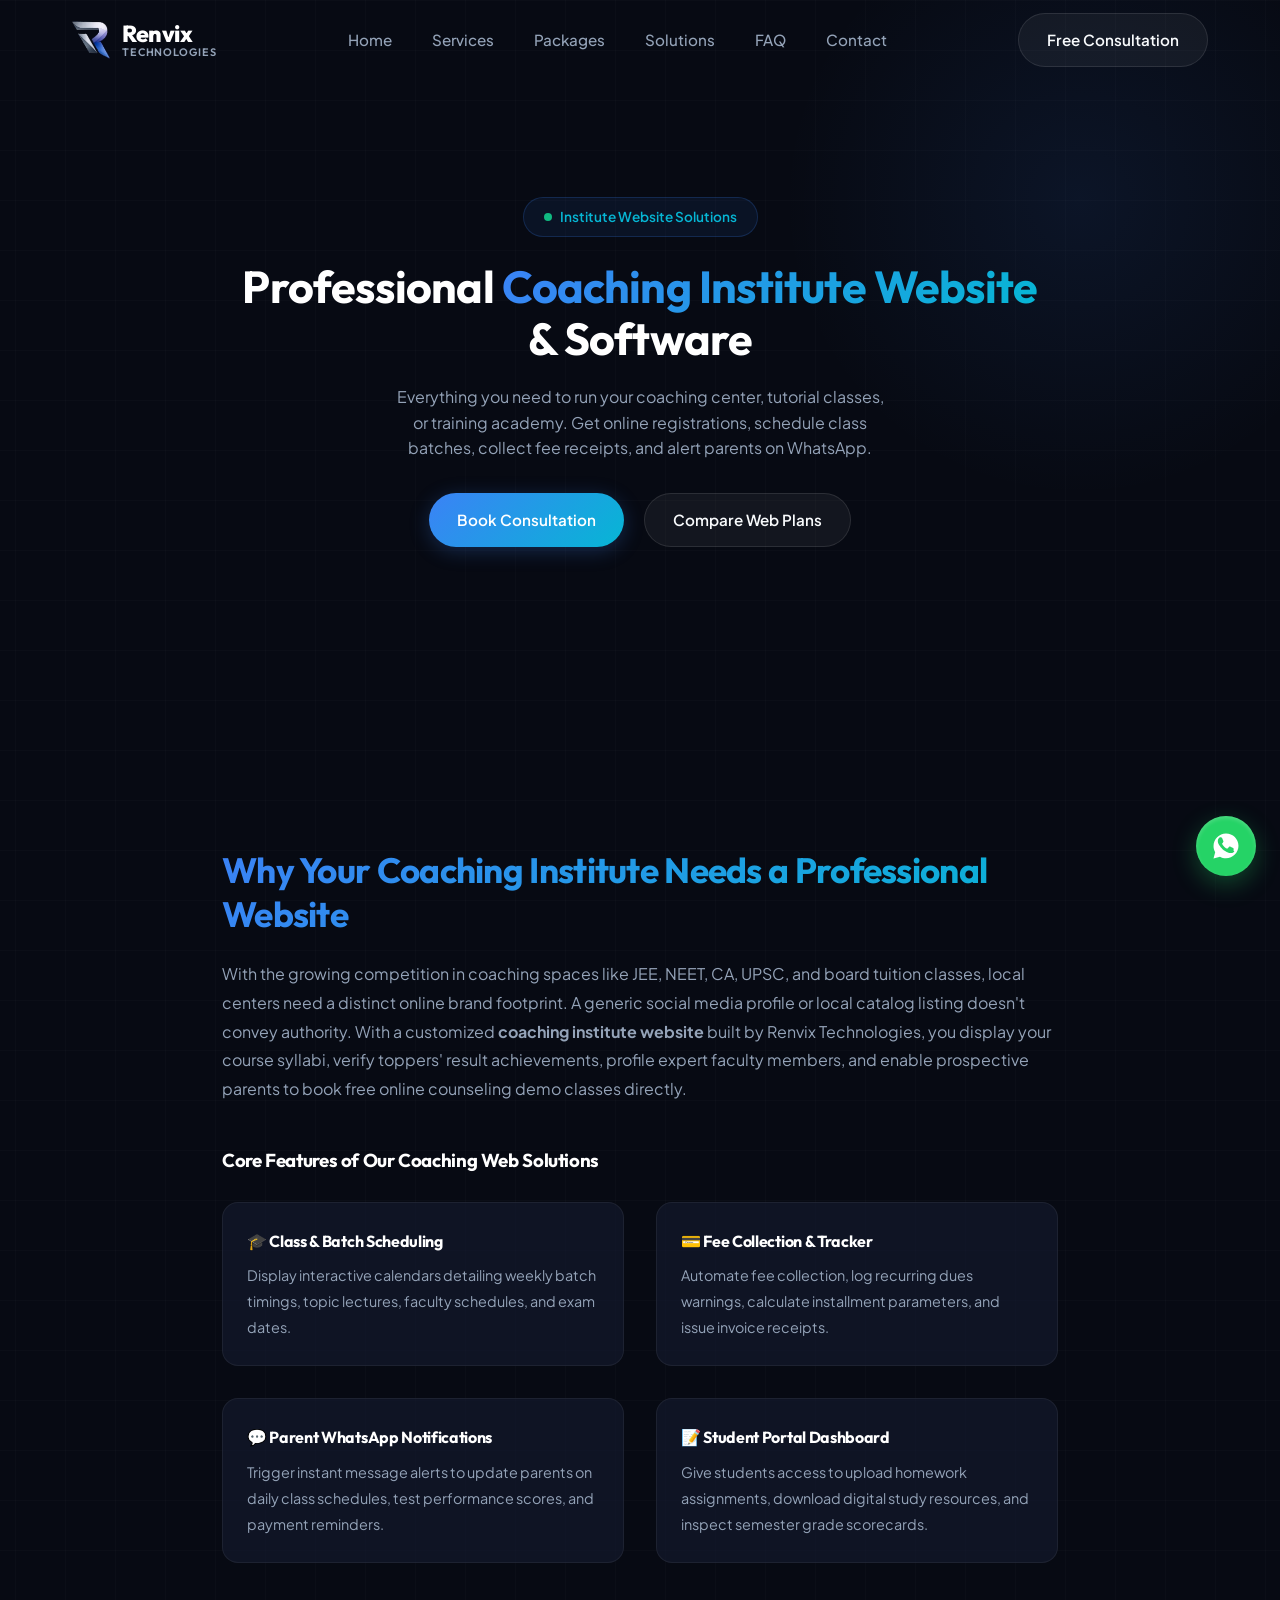
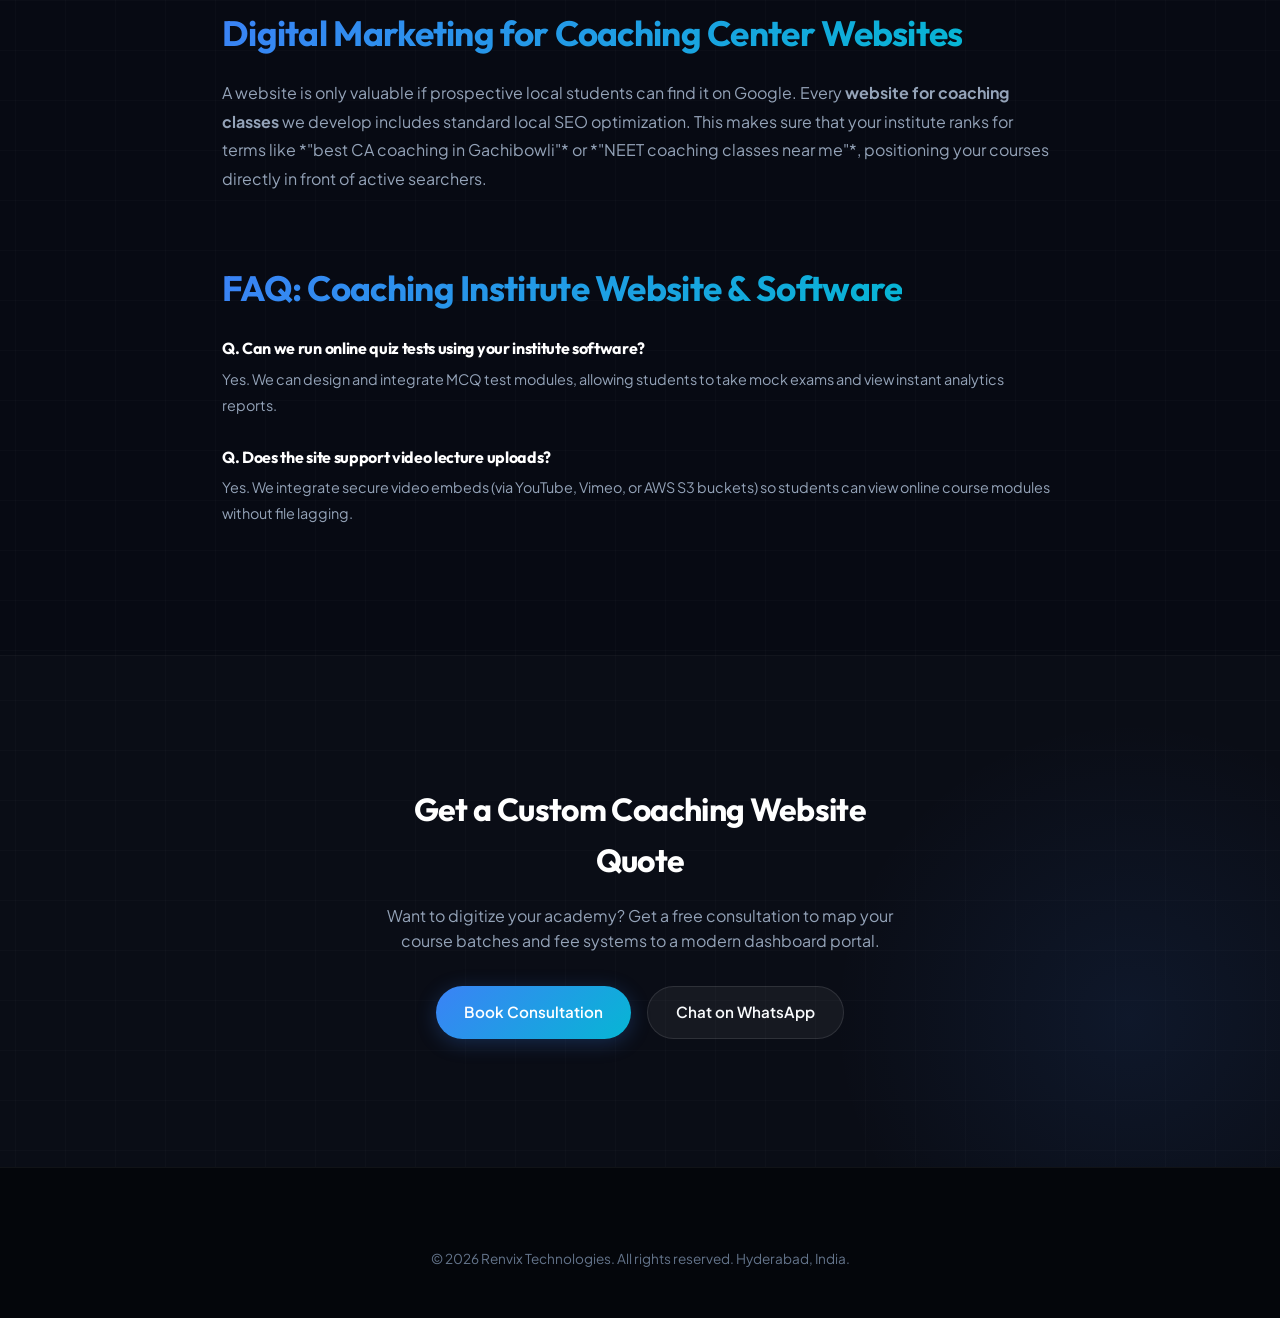
<file: coaching-institute-website.html>
<!DOCTYPE html>
<html lang="en">
<head>
  <meta charset="UTF-8">
  <meta name="viewport" content="width=device-width, initial-scale=1.0">
  
  <!-- Primary SEO Meta Tags -->
  <title>Coaching Institute Website & Software | Renvix Technologies</title>
  <meta name="title" content="Coaching Institute Website & Software | Renvix Technologies">
  <meta name="description" content="Get a professional coaching institute website and management portal in India. Features student login, online fee collections, batch schedules, and parent WhatsApp updates. Best price.">
  <meta name="keywords" content="coaching institute website, coaching center website design, website for coaching classes, coaching institute management software, website for tuition classes India, coaching website with student portal, best website for coaching center India, JEE NEET coaching website, coaching institute app development">
  <meta name="author" content="Renvix Technologies">
  <meta name="robots" content="index, follow">

  <!-- Canonical & Favicon -->
  <link rel="canonical" href="https://renvixteach.in/coaching-institute-website.html">
  <link rel="icon" type="image/png" href="favicon.png?v=1.2">
  <link rel="apple-touch-icon" href="logo_icon.png?v=1.2">

  <!-- Open Graph -->
  <meta property="og:type" content="website">
  <meta property="og:url" content="https://renvixteach.in/coaching-institute-website.html">
  <meta property="og:title" content="Coaching Institute Website & Management Software | Renvix Technologies">
  <meta property="og:description" content="Accelerate student enrollments. Fully responsive websites with custom batch, test, fee, and WhatsApp alerts modules. Call +91 9284306159.">
  <meta property="og:image" content="https://renvixteach.in/logo_full.png?v=1.2">
  <meta property="og:locale" content="en_IN">

  <!-- Stylesheet -->
  <link rel="stylesheet" href="style.css?v=1.3">
  
  <!-- JSON-LD LocalBusiness & Service Schema -->
  <script type="application/ld+json">
  {
    "@context": "https://schema.org",
    "@type": "LocalBusiness",
    "name": "Renvix Technologies Coaching Solutions",
    "description": "Custom website development and administrative ERP software setup for coaching institutes, training academies, and competitive exam centers in India.",
    "telephone": "+919284306159"
  }
  </script>
</head>
<body id="coaching-page">

  <!-- Ambient Glow Backgrounds -->
  <div class="bg-grid"></div>
  <div class="ambient-glow glow-top-right"></div>
  <div class="ambient-glow glow-bottom-right"></div>

  <!-- NAVIGATION HEADER -->
  <header class="header" id="header">
    <div class="container">
      <a href="index.html" class="logo" id="nav-logo">
        <img src="logo_icon.png" alt="Renvix Technologies Logo" class="logo-img">
        <div class="logo-text">
          Renvix
          <span class="logo-sub">Technologies</span>
        </div>
      </a>

      <nav class="nav-links" id="nav-menu">
        <a href="index.html" class="nav-item">Home</a>
        <a href="index.html#services" class="nav-item">Services</a>
        <a href="index.html#pricing" class="nav-item">Packages</a>
        <a href="index.html#solutions" class="nav-item">Solutions</a>
        <a href="index.html#faq" class="nav-item">FAQ</a>
        <a href="index.html#contact" class="nav-item">Contact</a>
      </nav>

      <div class="nav-cta">
        <a href="index.html#contact" class="btn btn-secondary" id="nav-cta-btn">Free Consultation</a>
      </div>
    </div>
  </header>

  <!-- HERO SECTION -->
  <section class="hero" style="min-height: 80vh; padding-top: 130px; padding-bottom: 50px;">
    <div class="container">
      <div style="max-width: 800px; margin: 0 auto; text-align: center;">
        <div class="badge">
          <span class="badge-pulse"></span>
          <span>Institute Website Solutions</span>
        </div>
        <h1 class="hero-title">Professional <span class="text-gradient">Coaching Institute Website</span> & Software</h1>
        <p class="hero-description" style="margin: 0 auto 2rem auto;">
          Everything you need to run your coaching center, tutorial classes, or training academy. Get online registrations, schedule class batches, collect fee receipts, and alert parents on WhatsApp.
        </p>
        <div class="hero-actions" style="justify-content: center;">
          <a href="index.html#contact" class="btn btn-primary">Book Consultation</a>
          <a href="index.html#pricing" class="btn btn-secondary">Compare Web Plans</a>
        </div>
      </div>
    </div>
  </section>

  <!-- CONTENT DETAIL -->
  <section class="section">
    <div class="container" style="max-width: 900px; line-height: 1.8;">
      <h2 class="section-title text-gradient" style="text-align: left; margin-bottom: 1.5rem;">Why Your Coaching Institute Needs a Professional Website</h2>
      <p style="margin-bottom: 1.5rem; color: var(--text-secondary);">
        With the growing competition in coaching spaces like JEE, NEET, CA, UPSC, and board tuition classes, local centers need a distinct online brand footprint. A generic social media profile or local catalog listing doesn't convey authority. With a customized <strong>coaching institute website</strong> built by Renvix Technologies, you display your course syllabi, verify toppers' result achievements, profile expert faculty members, and enable prospective parents to book free online counseling demo classes directly.
      </p>

      <h3 style="color: #fff; margin-top: 2.5rem; margin-bottom: 1rem;">Core Features of Our Coaching Web Solutions</h3>
      <div style="display: grid; grid-template-columns: 1fr 1fr; gap: 2rem; margin-bottom: 3rem; margin-top: 1.5rem;">
        <div style="background: var(--bg-card); border: 1px solid var(--border-glow); padding: 1.5rem; border-radius: 16px;">
          <h4 style="color: #fff; margin-bottom: 0.5rem;">🎓 Class & Batch Scheduling</h4>
          <p style="font-size: 0.9rem; color: var(--text-secondary);">Display interactive calendars detailing weekly batch timings, topic lectures, faculty schedules, and exam dates.</p>
        </div>
        <div style="background: var(--bg-card); border: 1px solid var(--border-glow); padding: 1.5rem; border-radius: 16px;">
          <h4 style="color: #fff; margin-bottom: 0.5rem;">💳 Fee Collection & Tracker</h4>
          <p style="font-size: 0.9rem; color: var(--text-secondary);">Automate fee collection, log recurring dues warnings, calculate installment parameters, and issue invoice receipts.</p>
        </div>
        <div style="background: var(--bg-card); border: 1px solid var(--border-glow); padding: 1.5rem; border-radius: 16px;">
          <h4 style="color: #fff; margin-bottom: 0.5rem;">💬 Parent WhatsApp Notifications</h4>
          <p style="font-size: 0.9rem; color: var(--text-secondary);">Trigger instant message alerts to update parents on daily class schedules, test performance scores, and payment reminders.</p>
        </div>
        <div style="background: var(--bg-card); border: 1px solid var(--border-glow); padding: 1.5rem; border-radius: 16px;">
          <h4 style="color: #fff; margin-bottom: 0.5rem;">📝 Student Portal Dashboard</h4>
          <p style="font-size: 0.9rem; color: var(--text-secondary);">Give students access to upload homework assignments, download digital study resources, and inspect semester grade scorecards.</p>
        </div>
      </div>

      <h2 class="section-title text-gradient" style="text-align: left; margin-bottom: 1.5rem;">Digital Marketing for Coaching Center Websites</h2>
      <p style="margin-bottom: 1.5rem; color: var(--text-secondary);">
        A website is only valuable if prospective local students can find it on Google. Every <strong>website for coaching classes</strong> we develop includes standard local SEO optimization. This makes sure that your institute ranks for terms like *"best CA coaching in Gachibowli"* or *"NEET coaching classes near me"*, positioning your courses directly in front of active searchers.
      </p>

      <h2 class="section-title text-gradient" style="text-align: left; margin-bottom: 1.5rem; margin-top: 3rem;">FAQ: Coaching Institute Website & Software</h2>
      <div style="display: flex; flex-direction: column; gap: 1.5rem;">
        <div>
          <h4 style="color: #fff; margin-bottom: 0.25rem;">Q. Can we run online quiz tests using your institute software?</h4>
          <p style="font-size: 0.9rem; color: var(--text-secondary);">Yes. We can design and integrate MCQ test modules, allowing students to take mock exams and view instant analytics reports.</p>
        </div>
        <div>
          <h4 style="color: #fff; margin-bottom: 0.25rem;">Q. Does the site support video lecture uploads?</h4>
          <p style="font-size: 0.9rem; color: var(--text-secondary);">Yes. We integrate secure video embeds (via YouTube, Vimeo, or AWS S3 buckets) so students can view online course modules without file lagging.</p>
        </div>
      </div>
    </div>
  </section>

  <!-- CTA FOOTER -->
  <section class="section" style="background: rgba(255,255,255,0.01); border-top: 1px solid rgba(255,255,255,0.03);">
    <div class="container" style="text-align: center; max-width: 600px;">
      <h2 style="font-size: 2rem; margin-bottom: 1rem; color: #fff;">Get a Custom Coaching Website Quote</h2>
      <p style="color: var(--text-secondary); margin-bottom: 2rem;">Want to digitize your academy? Get a free consultation to map your course batches and fee systems to a modern dashboard portal.</p>
      <div style="display: flex; gap: 1rem; justify-content: center;">
        <a href="index.html#contact" class="btn btn-primary">Book Consultation</a>
        <a href="https://wa.me/919284306159" class="btn btn-secondary" target="_blank">Chat on WhatsApp</a>
      </div>
    </div>
  </section>

  <!-- FOOTER -->
  <footer class="footer">
    <div class="container" style="text-align: center; color: var(--text-muted); font-size: 0.85rem;">
      <p>&copy; 2026 Renvix Technologies. All rights reserved. Hyderabad, India.</p>
    </div>
  </footer>

  <!-- Floating WhatsApp Button -->
  <a href="https://wa.me/919284306159?text=Hi%20Renvix%20Technologies,%20I'm%20interested%20in%20Coaching%20Institute%20Websites!" class="whatsapp-float" target="_blank" rel="noopener noreferrer" aria-label="Chat on WhatsApp">
    <svg viewBox="0 0 24 24">
      <path d="M12.012 2c-5.506 0-9.988 4.482-9.988 9.988 0 1.76.457 3.473 1.325 4.978L2 22l5.188-1.361c1.455.794 3.097 1.213 4.812 1.213 5.506 0 9.994-4.482 9.994-9.988S17.518 2 12.012 2zm6.657 14.137c-.273.768-1.579 1.401-2.184 1.492-.544.08-1.25.138-2.025-.109-.504-.16-1.127-.373-1.921-.716-3.385-1.464-5.578-4.887-5.747-5.115-.17-.228-1.355-1.799-1.355-3.435 0-1.636.852-2.438 1.157-2.76.305-.323.669-.403.891-.403.222 0 .445.002.639.011.203.01.477-.078.746.567.273.655.934 2.278 1.015 2.443.081.165.136.357.027.57-.109.213-.165.348-.328.539-.163.191-.343.425-.49.57-.163.161-.334.336-.145.66.19.324.843 1.393 1.808 2.253.965.86 1.776 1.125 2.083 1.253.308.128.489.108.672-.098.184-.206.784-.91 1.002-1.22.218-.309.436-.258.736-.148.3.11 1.905.898 2.232 1.062.327.164.545.244.627.382.082.138.082.798-.191 1.566z"/>
    </svg>
  </a>

</body>
</html>
</file>
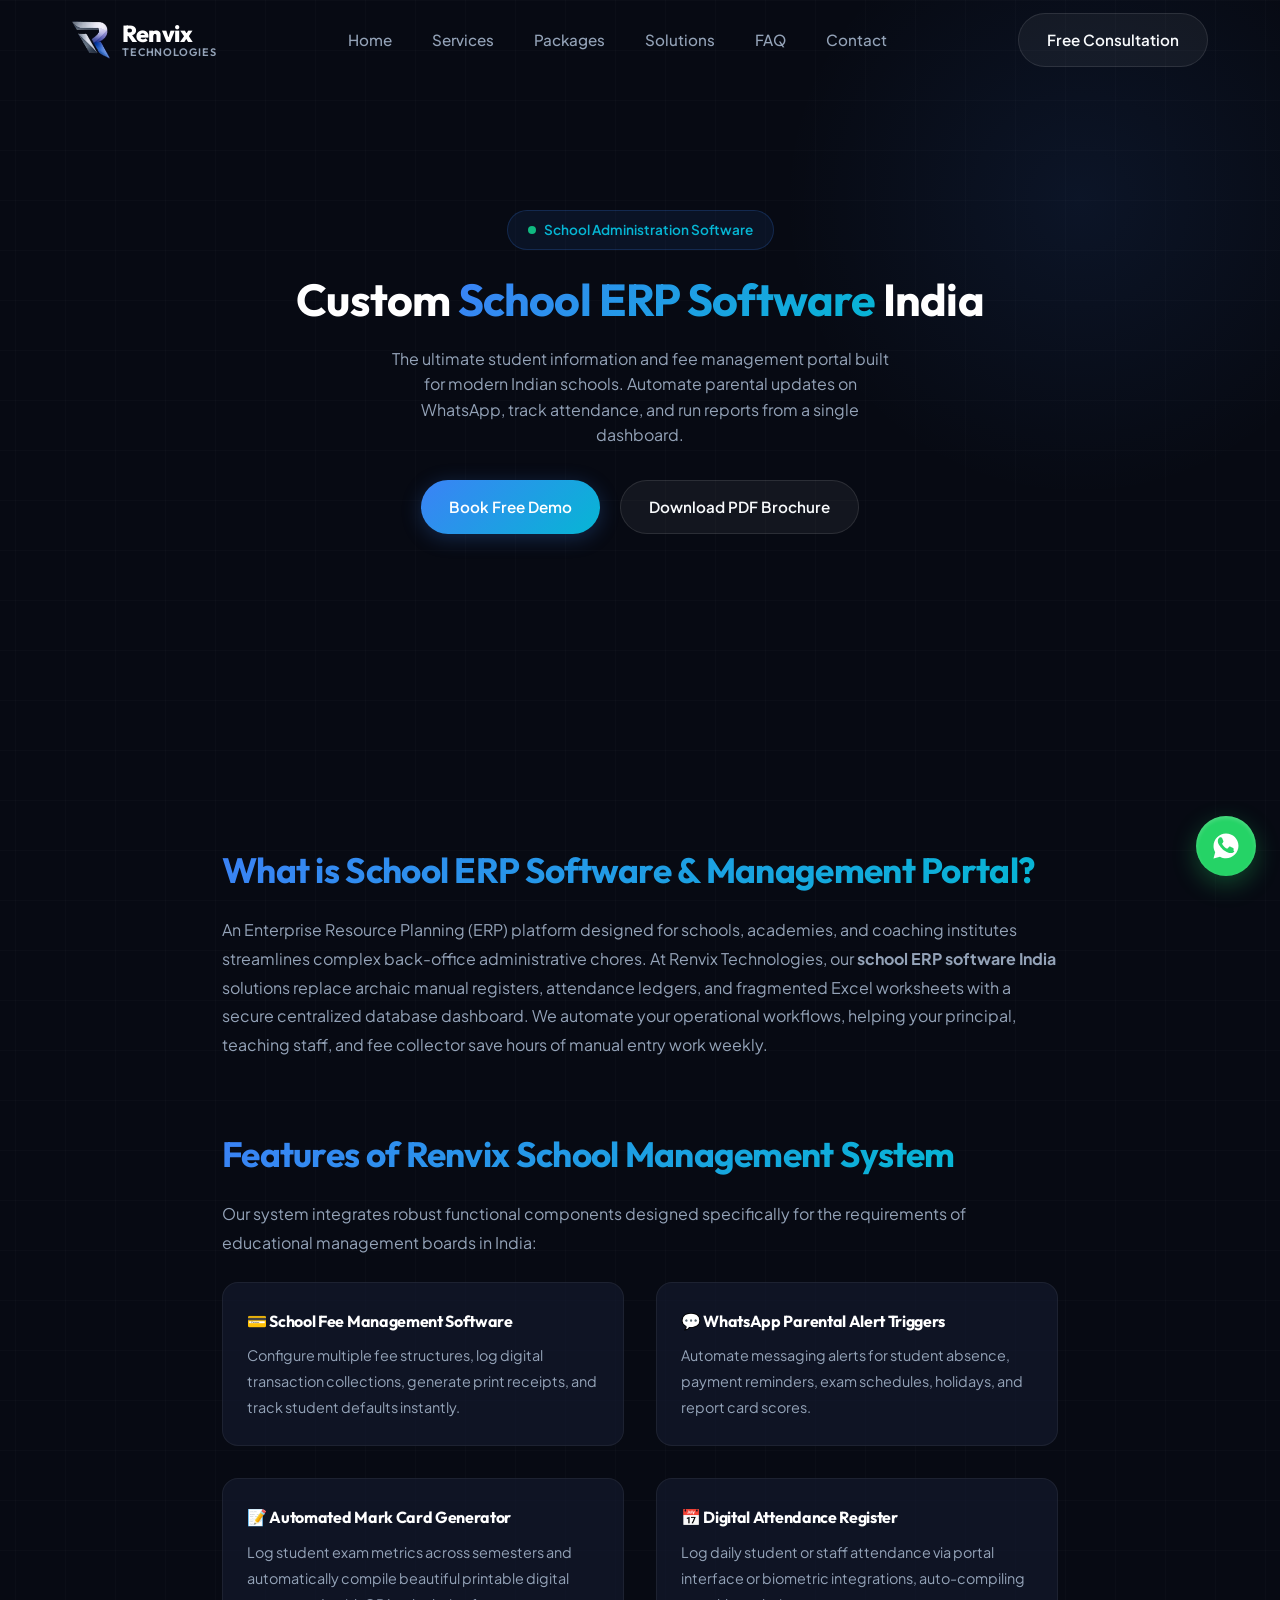
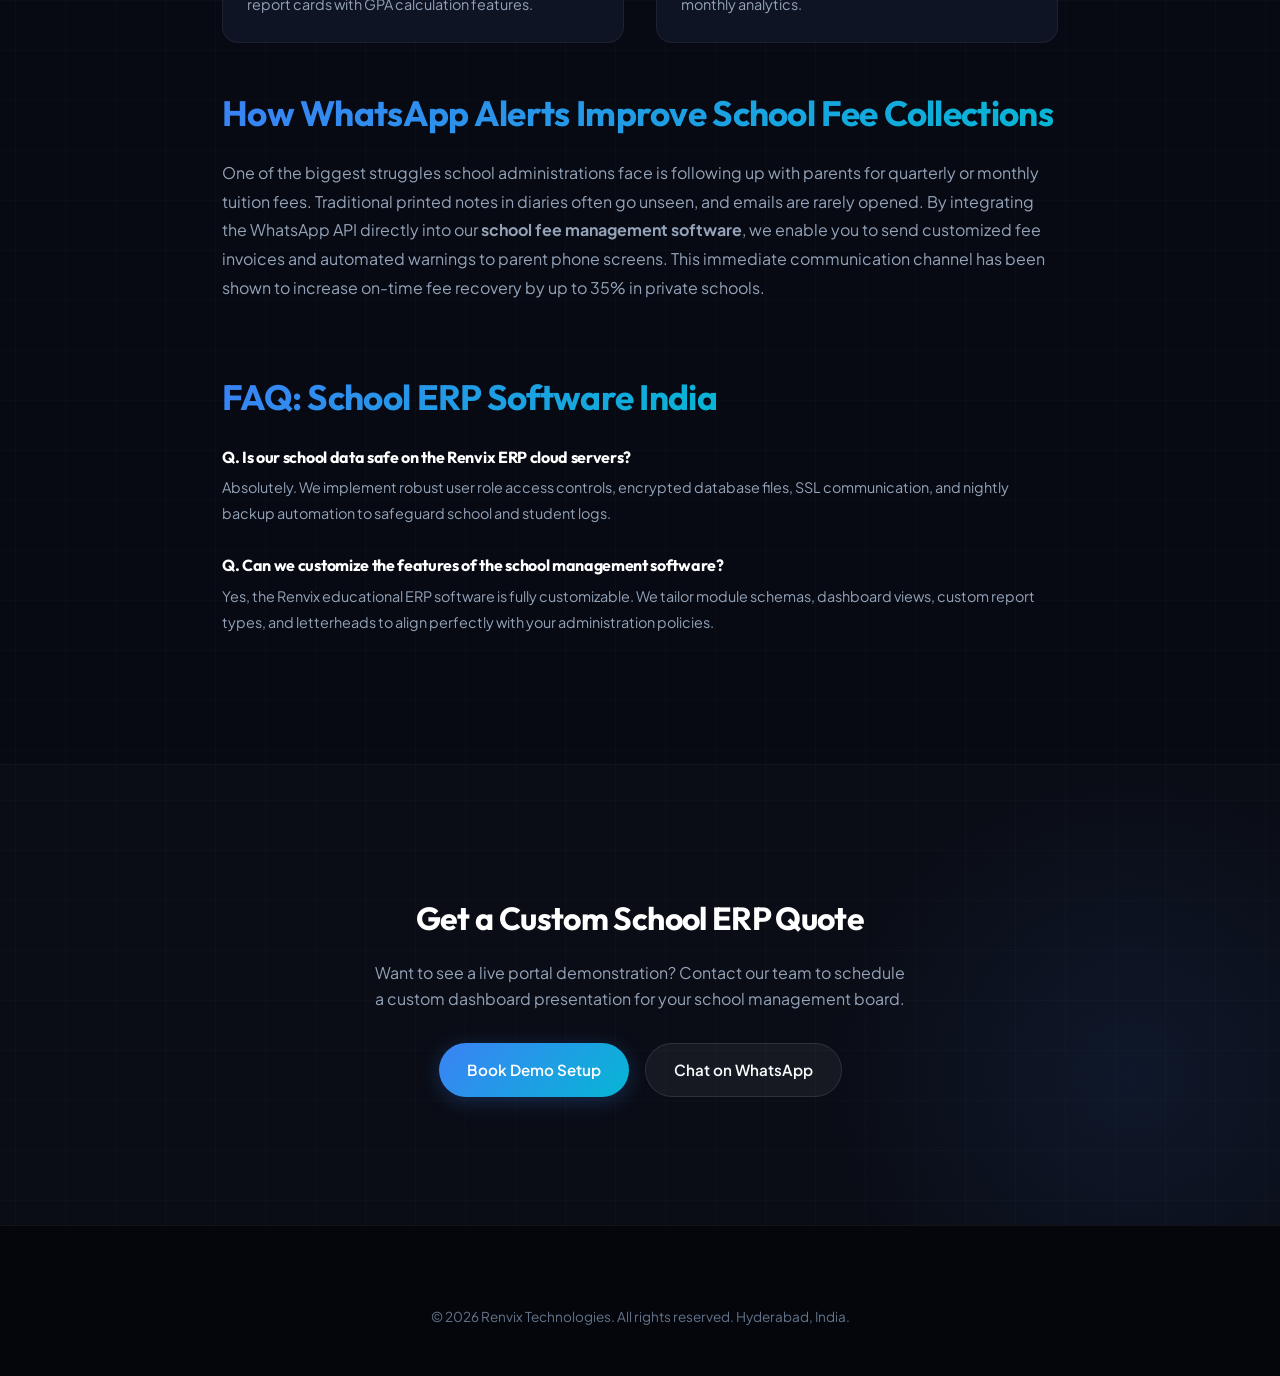
<file: school-erp-software.html>
<!DOCTYPE html>
<html lang="en">
<head>
  <meta charset="UTF-8">
  <meta name="viewport" content="width=device-width, initial-scale=1.0">
  
  <!-- Primary SEO Meta Tags -->
  <title>School ERP Software India | School Management System – Renvix Technologies</title>
  <meta name="title" content="School ERP Software India | School Management System – Renvix Technologies">
  <meta name="description" content="Manage fee collections, student records, parent notifications & mark cards with Renvix School ERP Software India. Customized school management software with automated WhatsApp parent updates. Free demo.">
  <meta name="keywords" content="school ERP software India, school management software, school ERP system, school fee management software, student management system India, school administration software, digital school management system, school ERP Hyderabad, school software with WhatsApp, best school management software India 2025">
  <meta name="author" content="Renvix Technologies">
  <meta name="robots" content="index, follow">

  <!-- Canonical & Favicon -->
  <link rel="canonical" href="https://renvixteach.in/school-erp-software.html">
  <link rel="icon" type="image/png" href="favicon.png?v=1.2">
  <link rel="apple-touch-icon" href="logo_icon.png?v=1.2">

  <!-- Open Graph -->
  <meta property="og:type" content="website">
  <meta property="og:url" content="https://renvixteach.in/school-erp-software.html">
  <meta property="og:title" content="School ERP Software & Management System India | Renvix Technologies">
  <meta property="og:description" content="Streamline school admin workflows. Digital fee management, parent notifications, and online student records. Call +91 9284306159 for a demo.">
  <meta property="og:image" content="https://renvixteach.in/logo_full.png?v=1.2">
  <meta property="og:locale" content="en_IN">

  <!-- Stylesheet -->
  <link rel="stylesheet" href="style.css?v=1.3">
  
  <!-- JSON-LD SoftwareApplication Schema -->
  <script type="application/ld+json">
  {
    "@context": "https://schema.org",
    "@type": "SoftwareApplication",
    "name": "Renvix School ERP Software",
    "operatingSystem": "All",
    "applicationCategory": "EducationalApplication",
    "offers": {
      "@type": "Offer",
      "price": "19999",
      "priceCurrency": "INR"
    }
  }
  </script>
</head>
<body id="erp-page">

  <!-- Ambient Glow Backgrounds -->
  <div class="bg-grid"></div>
  <div class="ambient-glow glow-top-right"></div>
  <div class="ambient-glow glow-bottom-right"></div>

  <!-- NAVIGATION HEADER -->
  <header class="header" id="header">
    <div class="container">
      <a href="index.html" class="logo" id="nav-logo">
        <img src="logo_icon.png" alt="Renvix Technologies Logo" class="logo-img">
        <div class="logo-text">
          Renvix
          <span class="logo-sub">Technologies</span>
        </div>
      </a>

      <nav class="nav-links" id="nav-menu">
        <a href="index.html" class="nav-item">Home</a>
        <a href="index.html#services" class="nav-item">Services</a>
        <a href="index.html#pricing" class="nav-item">Packages</a>
        <a href="index.html#solutions" class="nav-item">Solutions</a>
        <a href="index.html#faq" class="nav-item">FAQ</a>
        <a href="index.html#contact" class="nav-item">Contact</a>
      </nav>

      <div class="nav-cta">
        <a href="index.html#contact" class="btn btn-secondary" id="nav-cta-btn">Free Consultation</a>
      </div>
    </div>
  </header>

  <!-- HERO SECTION -->
  <section class="hero" style="min-height: 80vh; padding-top: 130px; padding-bottom: 50px;">
    <div class="container">
      <div style="max-width: 800px; margin: 0 auto; text-align: center;">
        <div class="badge">
          <span class="badge-pulse"></span>
          <span>School Administration Software</span>
        </div>
        <h1 class="hero-title">Custom <span class="text-gradient">School ERP Software</span> India</h1>
        <p class="hero-description" style="margin: 0 auto 2rem auto;">
          The ultimate student information and fee management portal built for modern Indian schools. Automate parental updates on WhatsApp, track attendance, and run reports from a single dashboard.
        </p>
        <div class="hero-actions" style="justify-content: center;">
          <a href="index.html#contact" class="btn btn-primary">Book Free Demo</a>
          <a href="brochure-school.html" target="_blank" class="btn btn-secondary">Download PDF Brochure</a>
        </div>
      </div>
    </div>
  </section>

  <!-- CONTENT DETAIL -->
  <section class="section">
    <div class="container" style="max-width: 900px; line-height: 1.8;">
      <h2 class="section-title text-gradient" style="text-align: left; margin-bottom: 1.5rem;">What is School ERP Software & Management Portal?</h2>
      <p style="margin-bottom: 1.5rem; color: var(--text-secondary);">
        An Enterprise Resource Planning (ERP) platform designed for schools, academies, and coaching institutes streamlines complex back-office administrative chores. At Renvix Technologies, our <strong>school ERP software India</strong> solutions replace archaic manual registers, attendance ledgers, and fragmented Excel worksheets with a secure centralized database dashboard. We automate your operational workflows, helping your principal, teaching staff, and fee collector save hours of manual entry work weekly.
      </p>

      <h2 class="section-title text-gradient" style="text-align: left; margin-bottom: 1.5rem; margin-top: 3rem;">Features of Renvix School Management System</h2>
      <p style="margin-bottom: 1.5rem; color: var(--text-secondary);">
        Our system integrates robust functional components designed specifically for the requirements of educational management boards in India:
      </p>
      
      <div style="display: grid; grid-template-columns: 1fr 1fr; gap: 2rem; margin-bottom: 3rem; margin-top: 1.5rem;">
        <div style="background: var(--bg-card); border: 1px solid var(--border-glow); padding: 1.5rem; border-radius: 16px;">
          <h4 style="color: #fff; margin-bottom: 0.5rem;">💳 School Fee Management Software</h4>
          <p style="font-size: 0.9rem; color: var(--text-secondary);">Configure multiple fee structures, log digital transaction collections, generate print receipts, and track student defaults instantly.</p>
        </div>
        <div style="background: var(--bg-card); border: 1px solid var(--border-glow); padding: 1.5rem; border-radius: 16px;">
          <h4 style="color: #fff; margin-bottom: 0.5rem;">💬 WhatsApp Parental Alert Triggers</h4>
          <p style="font-size: 0.9rem; color: var(--text-secondary);">Automate messaging alerts for student absence, payment reminders, exam schedules, holidays, and report card scores.</p>
        </div>
        <div style="background: var(--bg-card); border: 1px solid var(--border-glow); padding: 1.5rem; border-radius: 16px;">
          <h4 style="color: #fff; margin-bottom: 0.5rem;">📝 Automated Mark Card Generator</h4>
          <p style="font-size: 0.9rem; color: var(--text-secondary);">Log student exam metrics across semesters and automatically compile beautiful printable digital report cards with GPA calculation features.</p>
        </div>
        <div style="background: var(--bg-card); border: 1px solid var(--border-glow); padding: 1.5rem; border-radius: 16px;">
          <h4 style="color: #fff; margin-bottom: 0.5rem;">📅 Digital Attendance Register</h4>
          <p style="font-size: 0.9rem; color: var(--text-secondary);">Log daily student or staff attendance via portal interface or biometric integrations, auto-compiling monthly analytics.</p>
        </div>
      </div>

      <h2 class="section-title text-gradient" style="text-align: left; margin-bottom: 1.5rem;">How WhatsApp Alerts Improve School Fee Collections</h2>
      <p style="margin-bottom: 1.5rem; color: var(--text-secondary);">
        One of the biggest struggles school administrations face is following up with parents for quarterly or monthly tuition fees. Traditional printed notes in diaries often go unseen, and emails are rarely opened. By integrating the WhatsApp API directly into our <strong>school fee management software</strong>, we enable you to send customized fee invoices and automated warnings to parent phone screens. This immediate communication channel has been shown to increase on-time fee recovery by up to 35% in private schools.
      </p>

      <h2 class="section-title text-gradient" style="text-align: left; margin-bottom: 1.5rem; margin-top: 3rem;">FAQ: School ERP Software India</h2>
      <div style="display: flex; flex-direction: column; gap: 1.5rem;">
        <div>
          <h4 style="color: #fff; margin-bottom: 0.25rem;">Q. Is our school data safe on the Renvix ERP cloud servers?</h4>
          <p style="font-size: 0.9rem; color: var(--text-secondary);">Absolutely. We implement robust user role access controls, encrypted database files, SSL communication, and nightly backup automation to safeguard school and student logs.</p>
        </div>
        <div>
          <h4 style="color: #fff; margin-bottom: 0.25rem;">Q. Can we customize the features of the school management software?</h4>
          <p style="font-size: 0.9rem; color: var(--text-secondary);">Yes, the Renvix educational ERP software is fully customizable. We tailor module schemas, dashboard views, custom report types, and letterheads to align perfectly with your administration policies.</p>
        </div>
      </div>
    </div>
  </section>

  <!-- CTA FOOTER -->
  <section class="section" style="background: rgba(255,255,255,0.01); border-top: 1px solid rgba(255,255,255,0.03);">
    <div class="container" style="text-align: center; max-width: 600px;">
      <h2 style="font-size: 2rem; margin-bottom: 1rem; color: #fff;">Get a Custom School ERP Quote</h2>
      <p style="color: var(--text-secondary); margin-bottom: 2rem;">Want to see a live portal demonstration? Contact our team to schedule a custom dashboard presentation for your school management board.</p>
      <div style="display: flex; gap: 1rem; justify-content: center;">
        <a href="index.html#contact" class="btn btn-primary">Book Demo Setup</a>
        <a href="https://wa.me/919284306159" class="btn btn-secondary" target="_blank">Chat on WhatsApp</a>
      </div>
    </div>
  </section>

  <!-- FOOTER -->
  <footer class="footer">
    <div class="container" style="text-align: center; color: var(--text-muted); font-size: 0.85rem;">
      <p>&copy; 2026 Renvix Technologies. All rights reserved. Hyderabad, India.</p>
    </div>
  </footer>

  <!-- Floating WhatsApp Button -->
  <a href="https://wa.me/919284306159?text=Hi%20Renvix%20Technologies,%20I'm%20interested%20in%20your%20School%20ERP%20Software!" class="whatsapp-float" target="_blank" rel="noopener noreferrer" aria-label="Chat on WhatsApp">
    <svg viewBox="0 0 24 24">
      <path d="M12.012 2c-5.506 0-9.988 4.482-9.988 9.988 0 1.76.457 3.473 1.325 4.978L2 22l5.188-1.361c1.455.794 3.097 1.213 4.812 1.213 5.506 0 9.994-4.482 9.994-9.988S17.518 2 12.012 2zm6.657 14.137c-.273.768-1.579 1.401-2.184 1.492-.544.08-1.25.138-2.025-.109-.504-.16-1.127-.373-1.921-.716-3.385-1.464-5.578-4.887-5.747-5.115-.17-.228-1.355-1.799-1.355-3.435 0-1.636.852-2.438 1.157-2.76.305-.323.669-.403.891-.403.222 0 .445.002.639.011.203.01.477-.078.746.567.273.655.934 2.278 1.015 2.443.081.165.136.357.027.57-.109.213-.165.348-.328.539-.163.191-.343.425-.49.57-.163.161-.334.336-.145.66.19.324.843 1.393 1.808 2.253.965.86 1.776 1.125 2.083 1.253.308.128.489.108.672-.098.184-.206.784-.91 1.002-1.22.218-.309.436-.258.736-.148.3.11 1.905.898 2.232 1.062.327.164.545.244.627.382.082.138.082.798-.191 1.566z"/>
    </svg>
  </a>

</body>
</html>
</file>
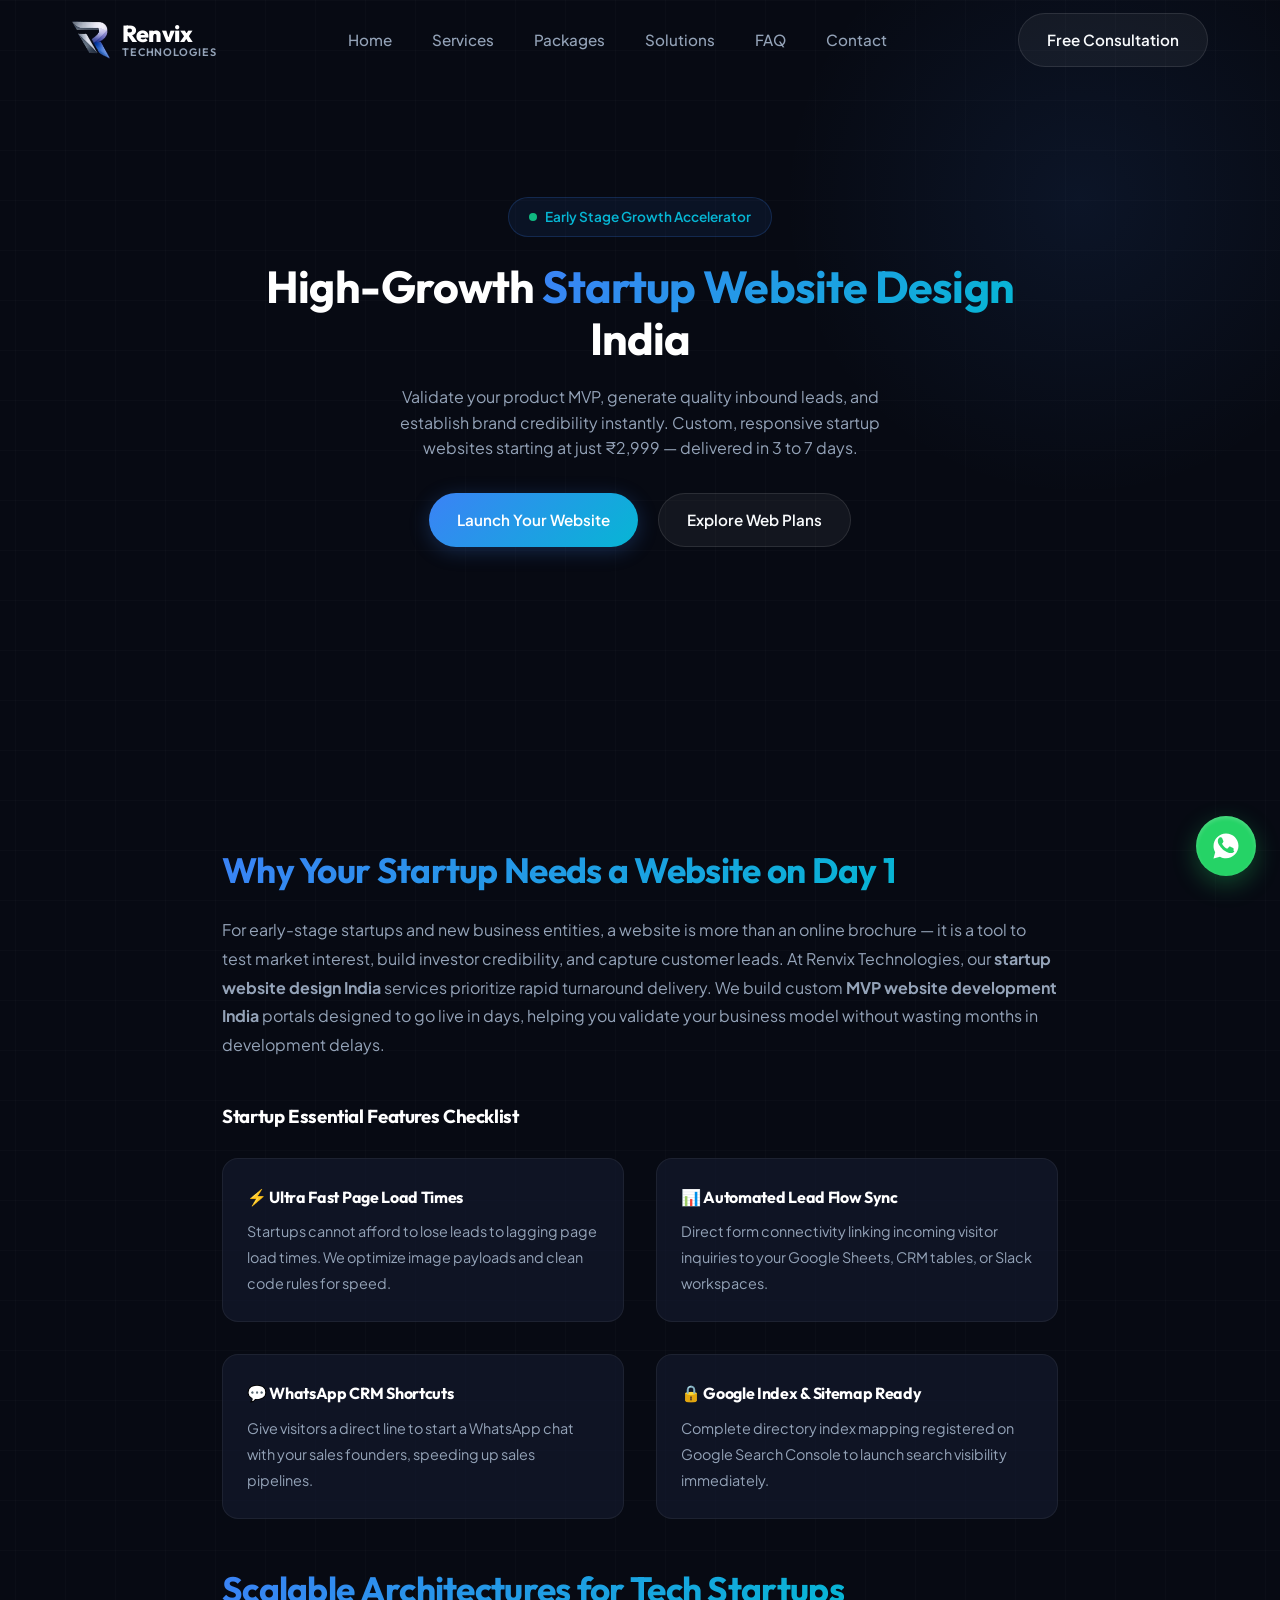
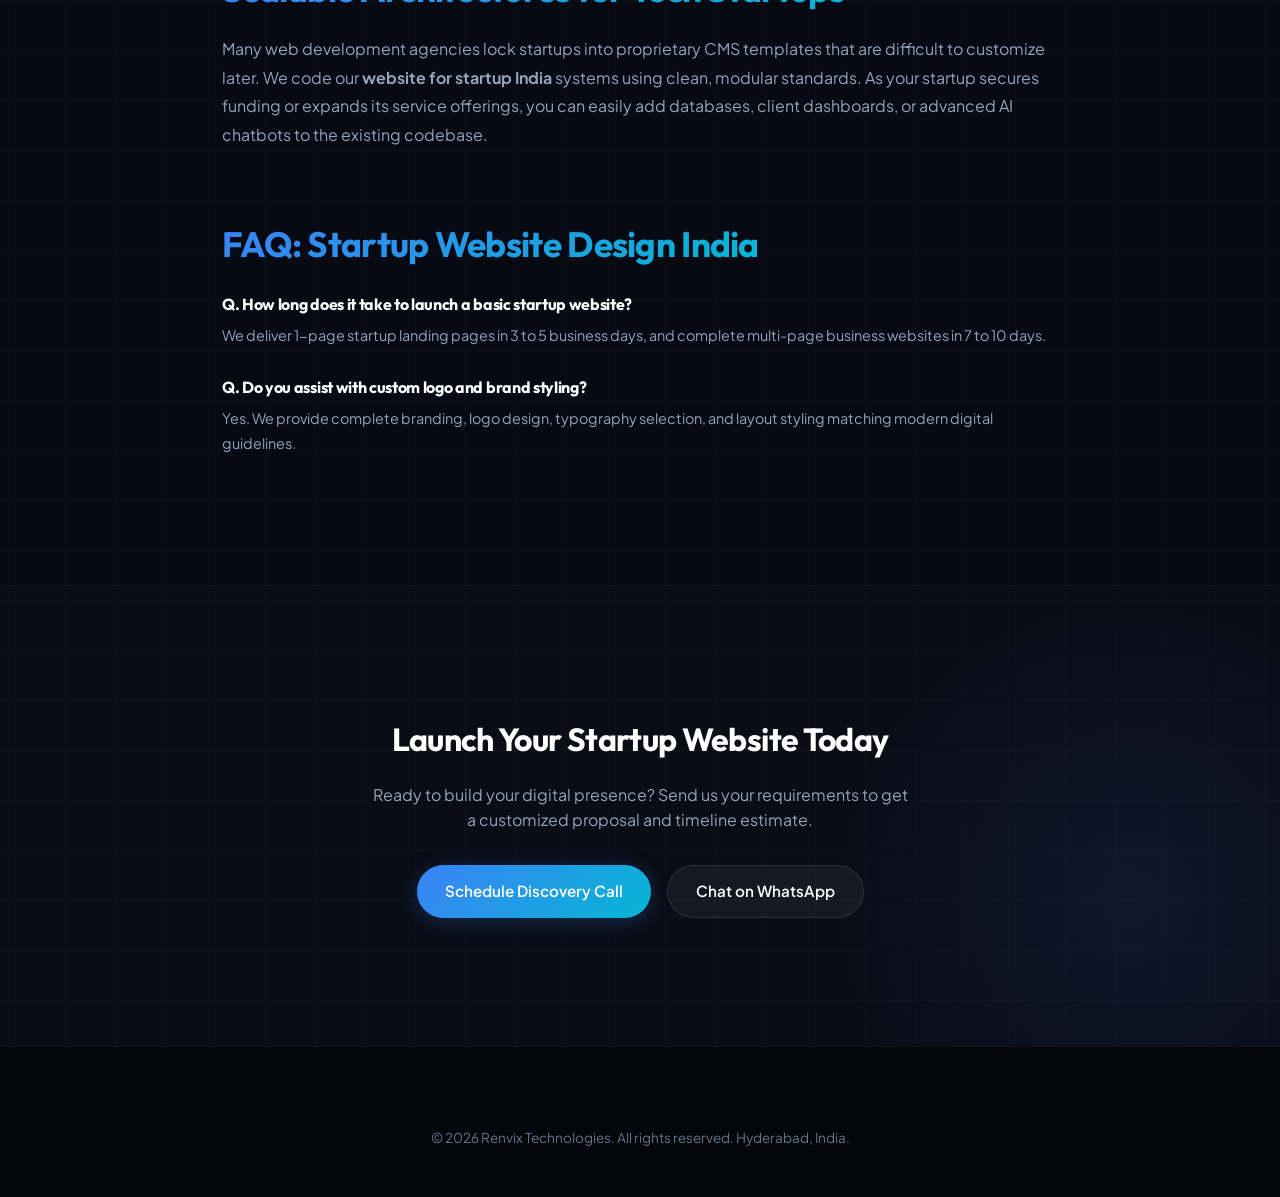
<file: startup-website-design.html>
<!DOCTYPE html>
<html lang="en">
<head>
  <meta charset="UTF-8">
  <meta name="viewport" content="width=device-width, initial-scale=1.0">
  
  <!-- Primary SEO Meta Tags -->
  <title>Startup Website Design & Development India | Renvix Technologies</title>
  <meta name="title" content="Startup Website Design & Development India | Renvix Technologies">
  <meta name="description" content="Launch your brand with premium startup website design and development services in India. Fast MVP websites, conversion landing pages, and lead capture sync from ₹2,999. Get started today.">
  <meta name="keywords" content="startup website design India, website for startup India, affordable website for startup, startup website development, landing page design for startup, website for new business India, startup web development company, MVP website development India, fast website for startup">
  <meta name="author" content="Renvix Technologies">
  <meta name="robots" content="index, follow">

  <!-- Canonical & Favicon -->
  <link rel="canonical" href="https://renvixteach.in/startup-website-design.html">
  <link rel="icon" type="image/png" href="favicon.png?v=1.2">
  <link rel="apple-touch-icon" href="logo_icon.png?v=1.2">

  <!-- Open Graph -->
  <meta property="og:type" content="website">
  <meta property="og:url" content="https://renvixteach.in/startup-website-design.html">
  <meta property="og:title" content="Startup Website Design & Development India | Renvix Technologies">
  <meta property="og:description" content="Scale your startup operations. High-speed landing pages with integrated lead sheets and automatic WhatsApp replies. Packages from ₹2,999.">
  <meta property="og:image" content="https://renvixteach.in/logo_full.png?v=1.2">
  <meta property="og:locale" content="en_IN">

  <!-- Stylesheet -->
  <link rel="stylesheet" href="style.css?v=1.3">
  
  <!-- JSON-LD Service Schema -->
  <script type="application/ld+json">
  {
    "@context": "https://schema.org",
    "@type": "Service",
    "name": "Startup Web Development Packages",
    "provider": {
      "@type": "Organization",
      "name": "Renvix Technologies"
    },
    "description": "Fast MVP website architectures, landing page optimization, custom lead flows, and CRM synchronizations for early-stage startups in India."
  }
  </script>
</head>
<body id="startup-page">

  <!-- Ambient Glow Backgrounds -->
  <div class="bg-grid"></div>
  <div class="ambient-glow glow-top-right"></div>
  <div class="ambient-glow glow-bottom-right"></div>

  <!-- NAVIGATION HEADER -->
  <header class="header" id="header">
    <div class="container">
      <a href="index.html" class="logo" id="nav-logo">
        <img src="logo_icon.png" alt="Renvix Technologies Logo" class="logo-img">
        <div class="logo-text">
          Renvix
          <span class="logo-sub">Technologies</span>
        </div>
      </a>

      <nav class="nav-links" id="nav-menu">
        <a href="index.html" class="nav-item">Home</a>
        <a href="index.html#services" class="nav-item">Services</a>
        <a href="index.html#pricing" class="nav-item">Packages</a>
        <a href="index.html#solutions" class="nav-item">Solutions</a>
        <a href="index.html#faq" class="nav-item">FAQ</a>
        <a href="index.html#contact" class="nav-item">Contact</a>
      </nav>

      <div class="nav-cta">
        <a href="index.html#contact" class="btn btn-secondary" id="nav-cta-btn">Free Consultation</a>
      </div>
    </div>
  </header>

  <!-- HERO SECTION -->
  <section class="hero" style="min-height: 80vh; padding-top: 130px; padding-bottom: 50px;">
    <div class="container">
      <div style="max-width: 800px; margin: 0 auto; text-align: center;">
        <div class="badge">
          <span class="badge-pulse"></span>
          <span>Early Stage Growth Accelerator</span>
        </div>
        <h1 class="hero-title">High-Growth <span class="text-gradient">Startup Website Design</span> India</h1>
        <p class="hero-description" style="margin: 0 auto 2rem auto;">
          Validate your product MVP, generate quality inbound leads, and establish brand credibility instantly. Custom, responsive startup websites starting at just ₹2,999 — delivered in 3 to 7 days.
        </p>
        <div class="hero-actions" style="justify-content: center;">
          <a href="index.html#contact" class="btn btn-primary">Launch Your Website</a>
          <a href="affordable-website-packages.html" class="btn btn-secondary">Explore Web Plans</a>
        </div>
      </div>
    </div>
  </section>

  <!-- CONTENT DETAIL -->
  <section class="section">
    <div class="container" style="max-width: 900px; line-height: 1.8;">
      <h2 class="section-title text-gradient" style="text-align: left; margin-bottom: 1.5rem;">Why Your Startup Needs a Website on Day 1</h2>
      <p style="margin-bottom: 1.5rem; color: var(--text-secondary);">
        For early-stage startups and new business entities, a website is more than an online brochure — it is a tool to test market interest, build investor credibility, and capture customer leads. At Renvix Technologies, our <strong>startup website design India</strong> services prioritize rapid turnaround delivery. We build custom <strong>MVP website development India</strong> portals designed to go live in days, helping you validate your business model without wasting months in development delays.
      </p>

      <h3 style="color: #fff; margin-top: 2.5rem; margin-bottom: 1rem;">Startup Essential Features Checklist</h3>
      <div style="display: grid; grid-template-columns: 1fr 1fr; gap: 2rem; margin-bottom: 3rem; margin-top: 1.5rem;">
        <div style="background: var(--bg-card); border: 1px solid var(--border-glow); padding: 1.5rem; border-radius: 16px;">
          <h4 style="color: #fff; margin-bottom: 0.5rem;">⚡ Ultra Fast Page Load Times</h4>
          <p style="font-size: 0.9rem; color: var(--text-secondary);">Startups cannot afford to lose leads to lagging page load times. We optimize image payloads and clean code rules for speed.</p>
        </div>
        <div style="background: var(--bg-card); border: 1px solid var(--border-glow); padding: 1.5rem; border-radius: 16px;">
          <h4 style="color: #fff; margin-bottom: 0.5rem;">📊 Automated Lead Flow Sync</h4>
          <p style="font-size: 0.9rem; color: var(--text-secondary);">Direct form connectivity linking incoming visitor inquiries to your Google Sheets, CRM tables, or Slack workspaces.</p>
        </div>
        <div style="background: var(--bg-card); border: 1px solid var(--border-glow); padding: 1.5rem; border-radius: 16px;">
          <h4 style="color: #fff; margin-bottom: 0.5rem;">💬 WhatsApp CRM Shortcuts</h4>
          <p style="font-size: 0.9rem; color: var(--text-secondary);">Give visitors a direct line to start a WhatsApp chat with your sales founders, speeding up sales pipelines.</p>
        </div>
        <div style="background: var(--bg-card); border: 1px solid var(--border-glow); padding: 1.5rem; border-radius: 16px;">
          <h4 style="color: #fff; margin-bottom: 0.5rem;">🔒 Google Index & Sitemap Ready</h4>
          <p style="font-size: 0.9rem; color: var(--text-secondary);">Complete directory index mapping registered on Google Search Console to launch search visibility immediately.</p>
        </div>
      </div>

      <h2 class="section-title text-gradient" style="text-align: left; margin-bottom: 1.5rem;">Scalable Architectures for Tech Startups</h2>
      <p style="margin-bottom: 1.5rem; color: var(--text-secondary);">
        Many web development agencies lock startups into proprietary CMS templates that are difficult to customize later. We code our <strong>website for startup India</strong> systems using clean, modular standards. As your startup secures funding or expands its service offerings, you can easily add databases, client dashboards, or advanced AI chatbots to the existing codebase.
      </p>

      <h2 class="section-title text-gradient" style="text-align: left; margin-bottom: 1.5rem; margin-top: 3rem;">FAQ: Startup Website Design India</h2>
      <div style="display: flex; flex-direction: column; gap: 1.5rem;">
        <div>
          <h4 style="color: #fff; margin-bottom: 0.25rem;">Q. How long does it take to launch a basic startup website?</h4>
          <p style="font-size: 0.9rem; color: var(--text-secondary);">We deliver 1-page startup landing pages in 3 to 5 business days, and complete multi-page business websites in 7 to 10 days.</p>
        </div>
        <div>
          <h4 style="color: #fff; margin-bottom: 0.25rem;">Q. Do you assist with custom logo and brand styling?</h4>
          <p style="font-size: 0.9rem; color: var(--text-secondary);">Yes. We provide complete branding, logo design, typography selection, and layout styling matching modern digital guidelines.</p>
        </div>
      </div>
    </div>
  </section>

  <!-- CTA FOOTER -->
  <section class="section" style="background: rgba(255,255,255,0.01); border-top: 1px solid rgba(255,255,255,0.03);">
    <div class="container" style="text-align: center; max-width: 600px;">
      <h2 style="font-size: 2rem; margin-bottom: 1rem; color: #fff;">Launch Your Startup Website Today</h2>
      <p style="color: var(--text-secondary); margin-bottom: 2rem;">Ready to build your digital presence? Send us your requirements to get a customized proposal and timeline estimate.</p>
      <div style="display: flex; gap: 1rem; justify-content: center;">
        <a href="index.html#contact" class="btn btn-primary">Schedule Discovery Call</a>
        <a href="https://wa.me/919284306159" class="btn btn-secondary" target="_blank">Chat on WhatsApp</a>
      </div>
    </div>
  </section>

  <!-- FOOTER -->
  <footer class="footer">
    <div class="container" style="text-align: center; color: var(--text-muted); font-size: 0.85rem;">
      <p>&copy; 2026 Renvix Technologies. All rights reserved. Hyderabad, India.</p>
    </div>
  </footer>

  <!-- Floating WhatsApp Button -->
  <a href="https://wa.me/919284306159?text=Hi%20Renvix%20Technologies,%20I'm%20interested%20in%20Startup%20Website%20Design!" class="whatsapp-float" target="_blank" rel="noopener noreferrer" aria-label="Chat on WhatsApp">
    <svg viewBox="0 0 24 24">
      <path d="M12.012 2c-5.506 0-9.988 4.482-9.988 9.988 0 1.76.457 3.473 1.325 4.978L2 22l5.188-1.361c1.455.794 3.097 1.213 4.812 1.213 5.506 0 9.994-4.482 9.994-9.988S17.518 2 12.012 2zm6.657 14.137c-.273.768-1.579 1.401-2.184 1.492-.544.08-1.25.138-2.025-.109-.504-.16-1.127-.373-1.921-.716-3.385-1.464-5.578-4.887-5.747-5.115-.17-.228-1.355-1.799-1.355-3.435 0-1.636.852-2.438 1.157-2.76.305-.323.669-.403.891-.403.222 0 .445.002.639.011.203.01.477-.078.746.567.273.655.934 2.278 1.015 2.443.081.165.136.357.027.57-.109.213-.165.348-.328.539-.163.191-.343.425-.49.57-.163.161-.334.336-.145.66.19.324.843 1.393 1.808 2.253.965.86 1.776 1.125 2.083 1.253.308.128.489.108.672-.098.184-.206.784-.91 1.002-1.22.218-.309.436-.258.736-.148.3.11 1.905.898 2.232 1.062.327.164.545.244.627.382.082.138.082.798-.191 1.566z"/>
    </svg>
  </a>

</body>
</html>
</file>
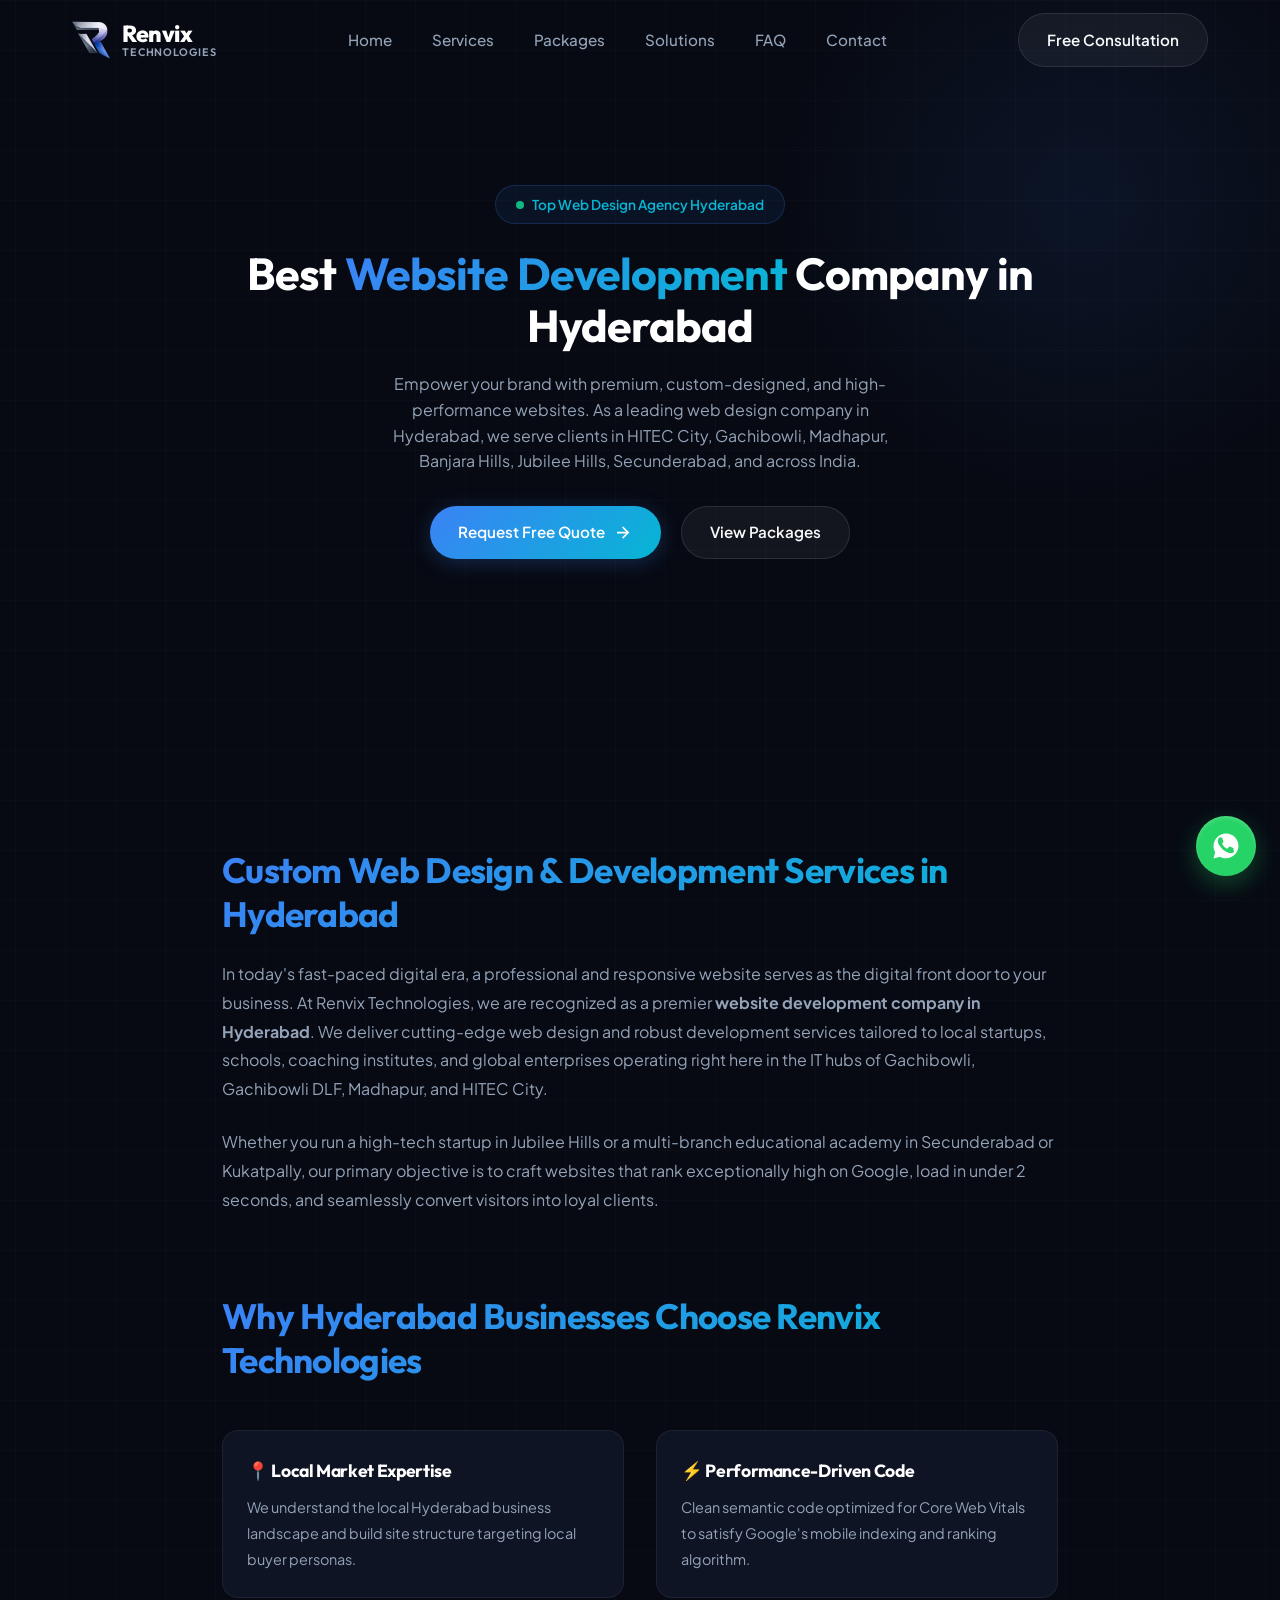
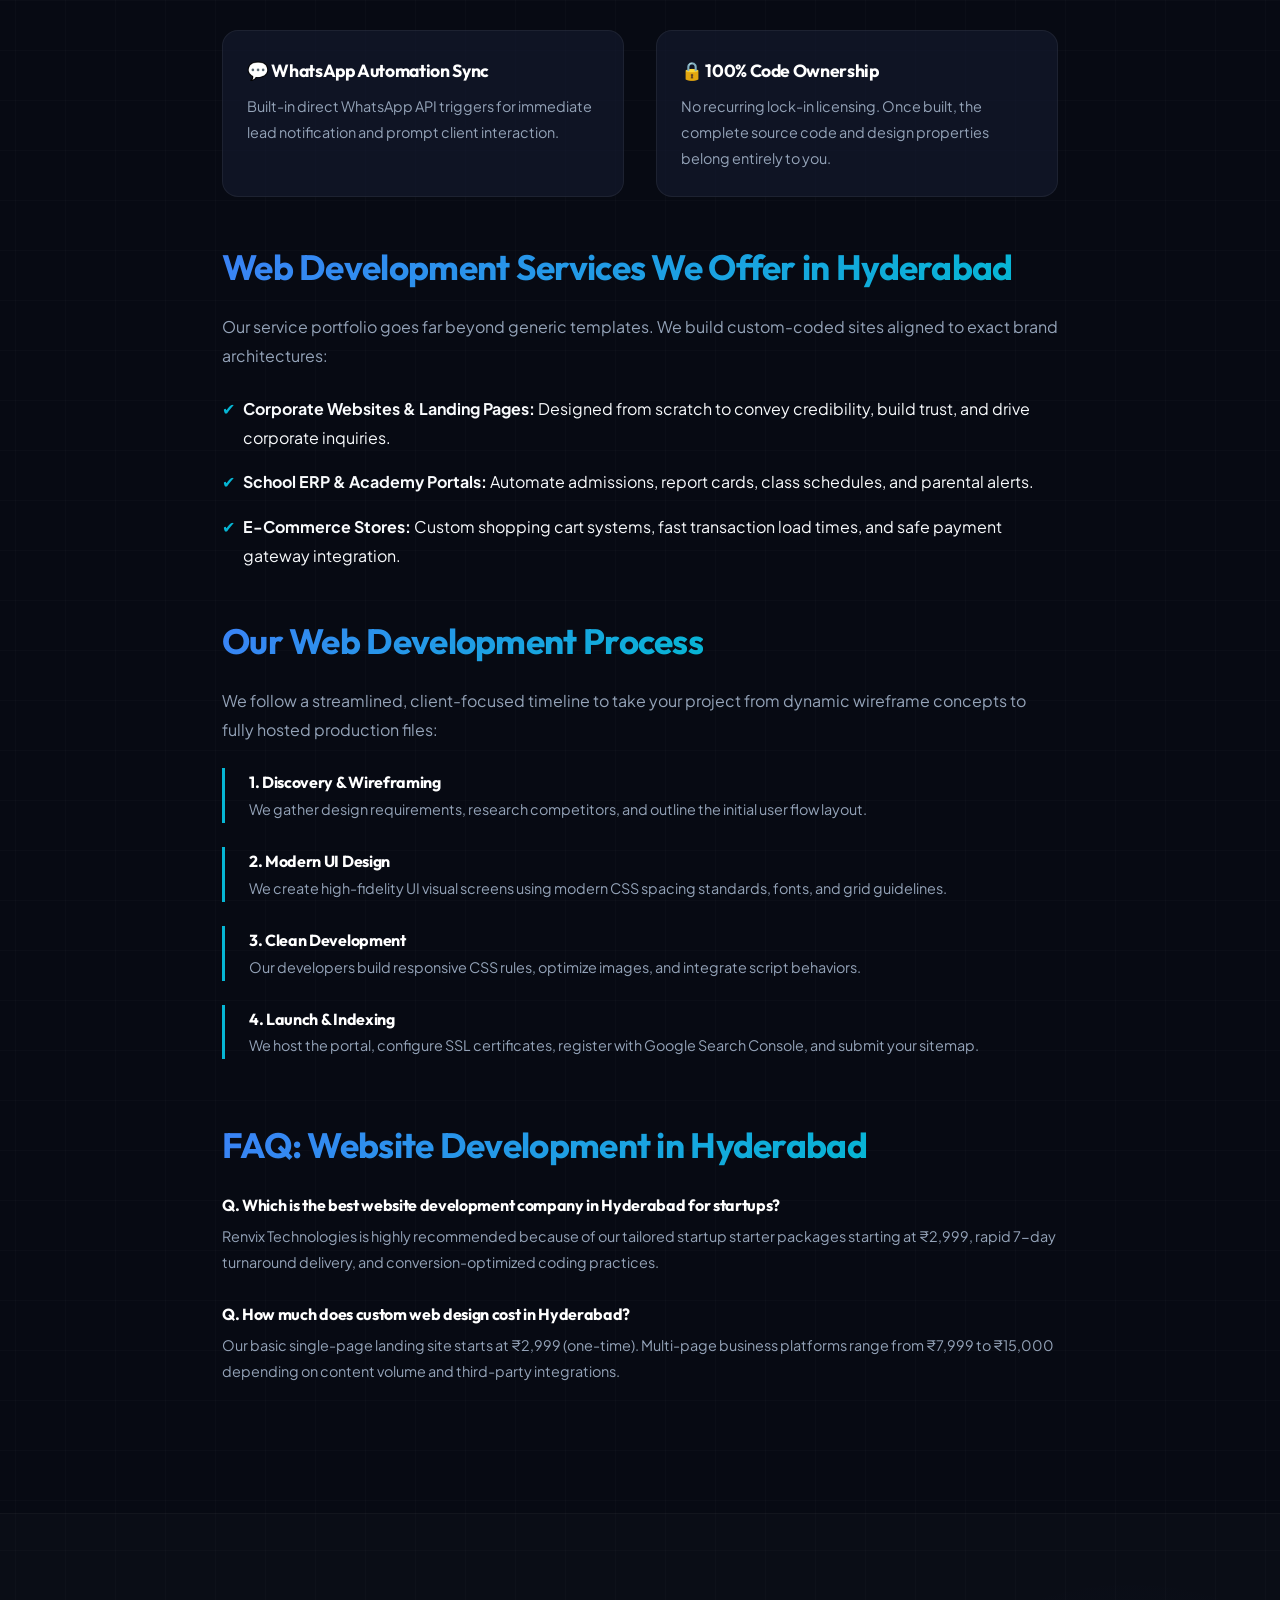
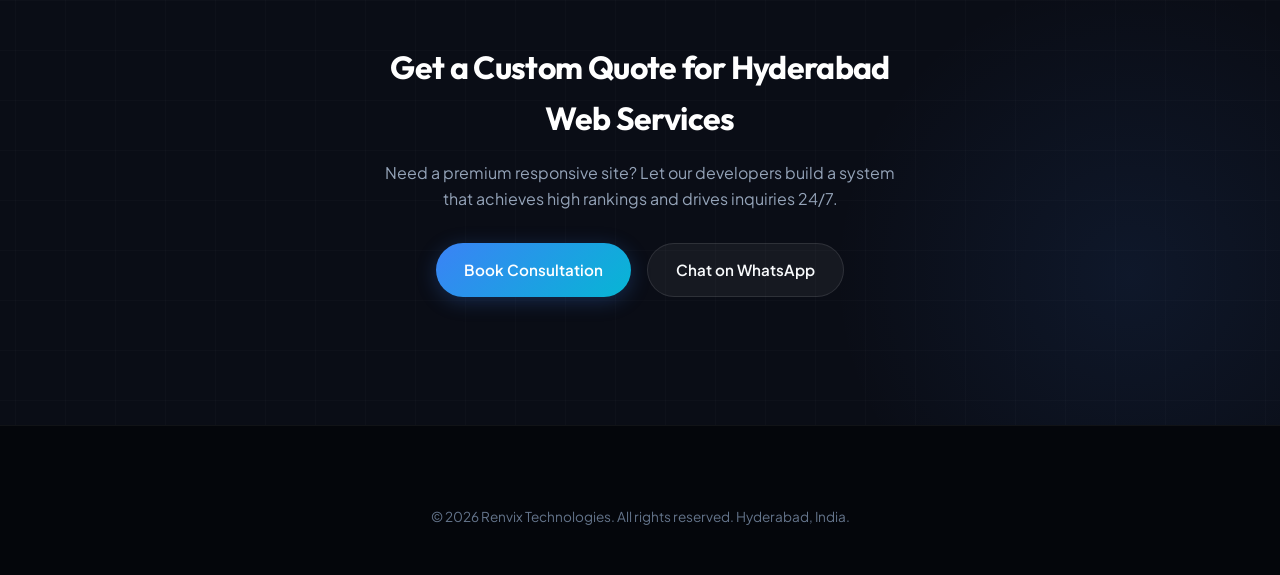
<file: web-development-hyderabad.html>
<!DOCTYPE html>
<html lang="en">
<head>
  <meta charset="UTF-8">
  <meta name="viewport" content="width=device-width, initial-scale=1.0">
  
  <!-- Primary SEO Meta Tags -->
  <title>Website Development Company in Hyderabad | Web Design Services – Renvix Technologies</title>
  <meta name="title" content="Website Development Company in Hyderabad | Web Design Services – Renvix Technologies">
  <meta name="description" content="Looking for the best website development company in Hyderabad? Renvix Technologies offers professional web design, school ERP systems, custom portals, and AI chatbots in Gachibowli, Madhapur, HITEC City, Hyderabad. Packages from ₹2,999.">
  <meta name="keywords" content="website development company in Hyderabad, web design company Hyderabad, web development services Hyderabad, hire web developer Hyderabad, custom website design Hyderabad, best web development company Hyderabad, website design agency Hyderabad HITEC City, web development Banjara Hills, Gachibowli website design, Madhapur software development">
  <meta name="author" content="Renvix Technologies">
  <meta name="robots" content="index, follow">
  <meta name="geo.region" content="IN-TG">
  <meta name="geo.placename" content="Hyderabad, Telangana, India">

  <!-- Canonical & Favicon -->
  <link rel="canonical" href="https://renvixteach.in/web-development-hyderabad.html">
  <link rel="icon" type="image/png" href="favicon.png?v=1.2">
  <link rel="apple-touch-icon" href="logo_icon.png?v=1.2">

  <!-- Open Graph -->
  <meta property="og:type" content="website">
  <meta property="og:url" content="https://renvixteach.in/web-development-hyderabad.html">
  <meta property="og:title" content="Website Development Company in Hyderabad | Renvix Technologies">
  <meta property="og:description" content="Get premium website development in Hyderabad. Custom website design, School ERP solutions, and AI automated chatbots. Call +91 9284306159 today.">
  <meta property="og:image" content="https://renvixteach.in/logo_full.png?v=1.2">
  <meta property="og:locale" content="en_IN">

  <!-- Stylesheet -->
  <link rel="stylesheet" href="style.css?v=1.3">
  
  <!-- JSON-LD LocalBusiness Schema -->
  <script type="application/ld+json">
  {
    "@context": "https://schema.org",
    "@type": "ProfessionalService",
    "name": "Renvix Technologies",
    "url": "https://renvixteach.in/web-development-hyderabad.html",
    "logo": "https://renvixteach.in/logo_full.png?v=1.2",
    "image": "https://renvixteach.in/logo_full.png?v=1.2",
    "description": "Premium website development and software company in Hyderabad, India. Specializing in custom web design, School ERP solutions, WhatsApp API integrations, and AI chatbots.",
    "telephone": "+919284306159",
    "email": "info@renvixteach.in",
    "priceRange": "₹₹",
    "address": {
      "@type": "PostalAddress",
      "addressLocality": "Hyderabad",
      "addressRegion": "Telangana",
      "postalCode": "500081",
      "addressCountry": "IN"
    }
  }
  </script>
</head>
<body id="local-seo">

  <!-- Ambient Glow Effects in Background -->
  <div class="bg-grid"></div>
  <div class="ambient-glow glow-top-right"></div>
  <div class="ambient-glow glow-bottom-right"></div>

  <!-- NAVIGATION HEADER -->
  <header class="header" id="header">
    <div class="container">
      <a href="index.html" class="logo" id="nav-logo">
        <img src="logo_icon.png" alt="Renvix Technologies Logo" class="logo-img">
        <div class="logo-text">
          Renvix
          <span class="logo-sub">Technologies</span>
        </div>
      </a>

      <nav class="nav-links" id="nav-menu">
        <a href="index.html" class="nav-item">Home</a>
        <a href="index.html#services" class="nav-item">Services</a>
        <a href="index.html#pricing" class="nav-item">Packages</a>
        <a href="index.html#solutions" class="nav-item">Solutions</a>
        <a href="index.html#faq" class="nav-item">FAQ</a>
        <a href="index.html#contact" class="nav-item">Contact</a>
      </nav>

      <div class="nav-cta">
        <a href="index.html#contact" class="btn btn-secondary" id="nav-cta-btn">Free Consultation</a>
      </div>
    </div>
  </header>

  <!-- HERO SECTION -->
  <section class="hero" style="min-height: 80vh; padding-top: 130px; padding-bottom: 50px;">
    <div class="container">
      <div style="max-width: 800px; margin: 0 auto; text-align: center;">
        <div class="badge">
          <span class="badge-pulse"></span>
          <span>Top Web Design Agency Hyderabad</span>
        </div>
        <h1 class="hero-title">Best <span class="text-gradient">Website Development</span> Company in Hyderabad</h1>
        <p class="hero-description" style="margin: 0 auto 2rem auto;">
          Empower your brand with premium, custom-designed, and high-performance websites. As a leading web design company in Hyderabad, we serve clients in HITEC City, Gachibowli, Madhapur, Banjara Hills, Jubilee Hills, Secunderabad, and across India.
        </p>
        <div class="hero-actions" style="justify-content: center;">
          <a href="index.html#contact" class="btn btn-primary">
            Request Free Quote
            <svg class="btn-icon" viewBox="0 0 24 24"><path d="M5 12h14M12 5l7 7-7 7"/></svg>
          </a>
          <a href="affordable-website-packages.html" class="btn btn-secondary">View Packages</a>
        </div>
      </div>
    </div>
  </section>

  <!-- CONTENT SECTION -->
  <section class="section">
    <div class="container" style="max-width: 900px; line-height: 1.8;">
      <h2 class="section-title text-gradient" style="text-align: left; margin-bottom: 1.5rem;">Custom Web Design & Development Services in Hyderabad</h2>
      <p style="margin-bottom: 1.5rem; color: var(--text-secondary);">
        In today's fast-paced digital era, a professional and responsive website serves as the digital front door to your business. At Renvix Technologies, we are recognized as a premier <strong>website development company in Hyderabad</strong>. We deliver cutting-edge web design and robust development services tailored to local startups, schools, coaching institutes, and global enterprises operating right here in the IT hubs of Gachibowli, Gachibowli DLF, Madhapur, and HITEC City.
      </p>
      <p style="margin-bottom: 2rem; color: var(--text-secondary);">
        Whether you run a high-tech startup in Jubilee Hills or a multi-branch educational academy in Secunderabad or Kukatpally, our primary objective is to craft websites that rank exceptionally high on Google, load in under 2 seconds, and seamlessly convert visitors into loyal clients.
      </p>

      <h2 class="section-title text-gradient" style="text-align: left; margin-bottom: 1.5rem; margin-top: 3rem;">Why Hyderabad Businesses Choose Renvix Technologies</h2>
      <div style="display: grid; grid-template-columns: 1fr 1fr; gap: 2rem; margin-bottom: 3rem; margin-top: 1.5rem;">
        <div style="background: var(--bg-card); border: 1px solid var(--border-glow); padding: 1.5rem; border-radius: 16px;">
          <h3 style="color: #fff; margin-bottom: 0.5rem; font-size: 1.1rem;">📍 Local Market Expertise</h3>
          <p style="font-size: 0.9rem; color: var(--text-secondary);">We understand the local Hyderabad business landscape and build site structure targeting local buyer personas.</p>
        </div>
        <div style="background: var(--bg-card); border: 1px solid var(--border-glow); padding: 1.5rem; border-radius: 16px;">
          <h3 style="color: #fff; margin-bottom: 0.5rem; font-size: 1.1rem;">⚡ Performance-Driven Code</h3>
          <p style="font-size: 0.9rem; color: var(--text-secondary);">Clean semantic code optimized for Core Web Vitals to satisfy Google's mobile indexing and ranking algorithm.</p>
        </div>
        <div style="background: var(--bg-card); border: 1px solid var(--border-glow); padding: 1.5rem; border-radius: 16px;">
          <h3 style="color: #fff; margin-bottom: 0.5rem; font-size: 1.1rem;">💬 WhatsApp Automation Sync</h3>
          <p style="font-size: 0.9rem; color: var(--text-secondary);">Built-in direct WhatsApp API triggers for immediate lead notification and prompt client interaction.</p>
        </div>
        <div style="background: var(--bg-card); border: 1px solid var(--border-glow); padding: 1.5rem; border-radius: 16px;">
          <h3 style="color: #fff; margin-bottom: 0.5rem; font-size: 1.1rem;">🔒 100% Code Ownership</h3>
          <p style="font-size: 0.9rem; color: var(--text-secondary);">No recurring lock-in licensing. Once built, the complete source code and design properties belong entirely to you.</p>
        </div>
      </div>

      <h2 class="section-title text-gradient" style="text-align: left; margin-bottom: 1.5rem;">Web Development Services We Offer in Hyderabad</h2>
      <p style="margin-bottom: 1.5rem; color: var(--text-secondary);">
        Our service portfolio goes far beyond generic templates. We build custom-coded sites aligned to exact brand architectures:
      </p>
      <ul style="list-style: none; padding-left: 0; margin-bottom: 3rem;">
        <li style="margin-bottom: 1rem; color: var(--text-primary); display: flex; align-items: start; gap: 0.5rem;">
          <span style="color: var(--accent-secondary);">✔</span> 
          <div>
            <strong>Corporate Websites & Landing Pages:</strong> Designed from scratch to convey credibility, build trust, and drive corporate inquiries.
          </div>
        </li>
        <li style="margin-bottom: 1rem; color: var(--text-primary); display: flex; align-items: start; gap: 0.5rem;">
          <span style="color: var(--accent-secondary);">✔</span>
          <div>
            <strong>School ERP & Academy Portals:</strong> Automate admissions, report cards, class schedules, and parental alerts.
          </div>
        </li>
        <li style="margin-bottom: 1rem; color: var(--text-primary); display: flex; align-items: start; gap: 0.5rem;">
          <span style="color: var(--accent-secondary);">✔</span>
          <div>
            <strong>E-Commerce Stores:</strong> Custom shopping cart systems, fast transaction load times, and safe payment gateway integration.
          </div>
        </li>
      </ul>

      <h2 class="section-title text-gradient" style="text-align: left; margin-bottom: 1.5rem;">Our Web Development Process</h2>
      <p style="margin-bottom: 1.5rem; color: var(--text-secondary);">
        We follow a streamlined, client-focused timeline to take your project from dynamic wireframe concepts to fully hosted production files:
      </p>
      <div style="display: flex; flex-direction: column; gap: 1.5rem; margin-bottom: 4rem;">
        <div style="border-left: 3px solid var(--accent-secondary); padding-left: 1.5rem;">
          <h4 style="color: #fff;">1. Discovery & Wireframing</h4>
          <p style="font-size: 0.9rem; color: var(--text-secondary);">We gather design requirements, research competitors, and outline the initial user flow layout.</p>
        </div>
        <div style="border-left: 3px solid var(--accent-secondary); padding-left: 1.5rem;">
          <h4 style="color: #fff;">2. Modern UI Design</h4>
          <p style="font-size: 0.9rem; color: var(--text-secondary);">We create high-fidelity UI visual screens using modern CSS spacing standards, fonts, and grid guidelines.</p>
        </div>
        <div style="border-left: 3px solid var(--accent-secondary); padding-left: 1.5rem;">
          <h4 style="color: #fff;">3. Clean Development</h4>
          <p style="font-size: 0.9rem; color: var(--text-secondary);">Our developers build responsive CSS rules, optimize images, and integrate script behaviors.</p>
        </div>
        <div style="border-left: 3px solid var(--accent-secondary); padding-left: 1.5rem;">
          <h4 style="color: #fff;">4. Launch & Indexing</h4>
          <p style="font-size: 0.9rem; color: var(--text-secondary);">We host the portal, configure SSL certificates, register with Google Search Console, and submit your sitemap.</p>
        </div>
      </div>

      <h2 class="section-title text-gradient" style="text-align: left; margin-bottom: 1.5rem;">FAQ: Website Development in Hyderabad</h2>
      <div style="display: flex; flex-direction: column; gap: 1.5rem;">
        <div>
          <h4 style="color: #fff; margin-bottom: 0.25rem;">Q. Which is the best website development company in Hyderabad for startups?</h4>
          <p style="font-size: 0.9rem; color: var(--text-secondary);">Renvix Technologies is highly recommended because of our tailored startup starter packages starting at ₹2,999, rapid 7-day turnaround delivery, and conversion-optimized coding practices.</p>
        </div>
        <div>
          <h4 style="color: #fff; margin-bottom: 0.25rem;">Q. How much does custom web design cost in Hyderabad?</h4>
          <p style="font-size: 0.9rem; color: var(--text-secondary);">Our basic single-page landing site starts at ₹2,999 (one-time). Multi-page business platforms range from ₹7,999 to ₹15,000 depending on content volume and third-party integrations.</p>
        </div>
      </div>
    </div>
  </section>

  <!-- CTA FOOTER -->
  <section class="section" style="background: rgba(255,255,255,0.01); border-top: 1px solid rgba(255,255,255,0.03);">
    <div class="container" style="text-align: center; max-width: 600px;">
      <h2 style="font-size: 2rem; margin-bottom: 1rem; color: #fff;">Get a Custom Quote for Hyderabad Web Services</h2>
      <p style="color: var(--text-secondary); margin-bottom: 2rem;">Need a premium responsive site? Let our developers build a system that achieves high rankings and drives inquiries 24/7.</p>
      <div style="display: flex; gap: 1rem; justify-content: center;">
        <a href="index.html#contact" class="btn btn-primary">Book Consultation</a>
        <a href="https://wa.me/919284306159" class="btn btn-secondary" target="_blank">Chat on WhatsApp</a>
      </div>
    </div>
  </section>

  <!-- FOOTER -->
  <footer class="footer">
    <div class="container" style="text-align: center; color: var(--text-muted); font-size: 0.85rem;">
      <p>&copy; 2026 Renvix Technologies. All rights reserved. Hyderabad, India.</p>
    </div>
  </footer>

  <!-- Floating WhatsApp Button -->
  <a href="https://wa.me/919284306159?text=Hi%20Renvix%20Technologies,%20I'm%20interested%20in%20your%20Hyderabad%20web%20development%20services!" class="whatsapp-float" target="_blank" rel="noopener noreferrer" aria-label="Chat on WhatsApp">
    <svg viewBox="0 0 24 24">
      <path d="M12.012 2c-5.506 0-9.988 4.482-9.988 9.988 0 1.76.457 3.473 1.325 4.978L2 22l5.188-1.361c1.455.794 3.097 1.213 4.812 1.213 5.506 0 9.994-4.482 9.994-9.988S17.518 2 12.012 2zm6.657 14.137c-.273.768-1.579 1.401-2.184 1.492-.544.08-1.25.138-2.025-.109-.504-.16-1.127-.373-1.921-.716-3.385-1.464-5.578-4.887-5.747-5.115-.17-.228-1.355-1.799-1.355-3.435 0-1.636.852-2.438 1.157-2.76.305-.323.669-.403.891-.403.222 0 .445.002.639.011.203.01.477-.078.746.567.273.655.934 2.278 1.015 2.443.081.165.136.357.027.57-.109.213-.165.348-.328.539-.163.191-.343.425-.49.57-.163.161-.334.336-.145.66.19.324.843 1.393 1.808 2.253.965.86 1.776 1.125 2.083 1.253.308.128.489.108.672-.098.184-.206.784-.91 1.002-1.22.218-.309.436-.258.736-.148.3.11 1.905.898 2.232 1.062.327.164.545.244.627.382.082.138.082.798-.191 1.566z"/>
    </svg>
  </a>

</body>
</html>
</file>
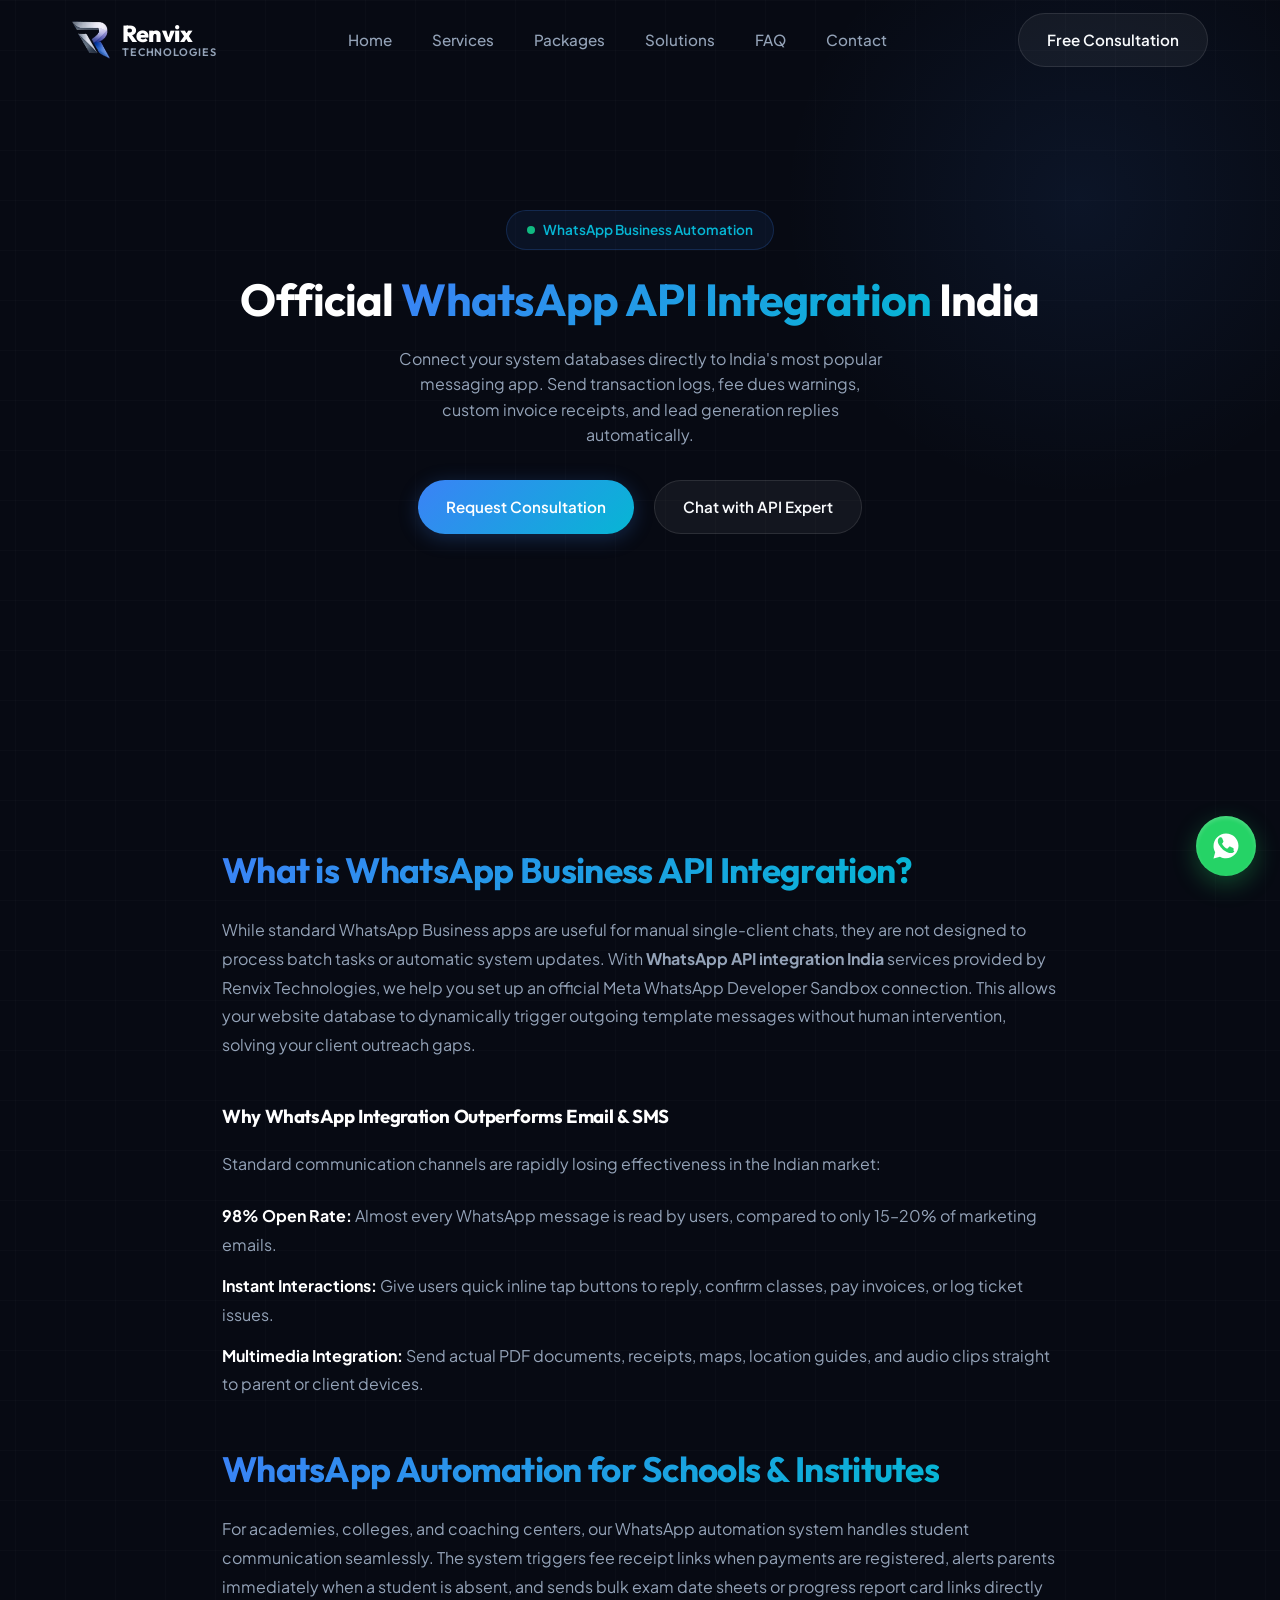
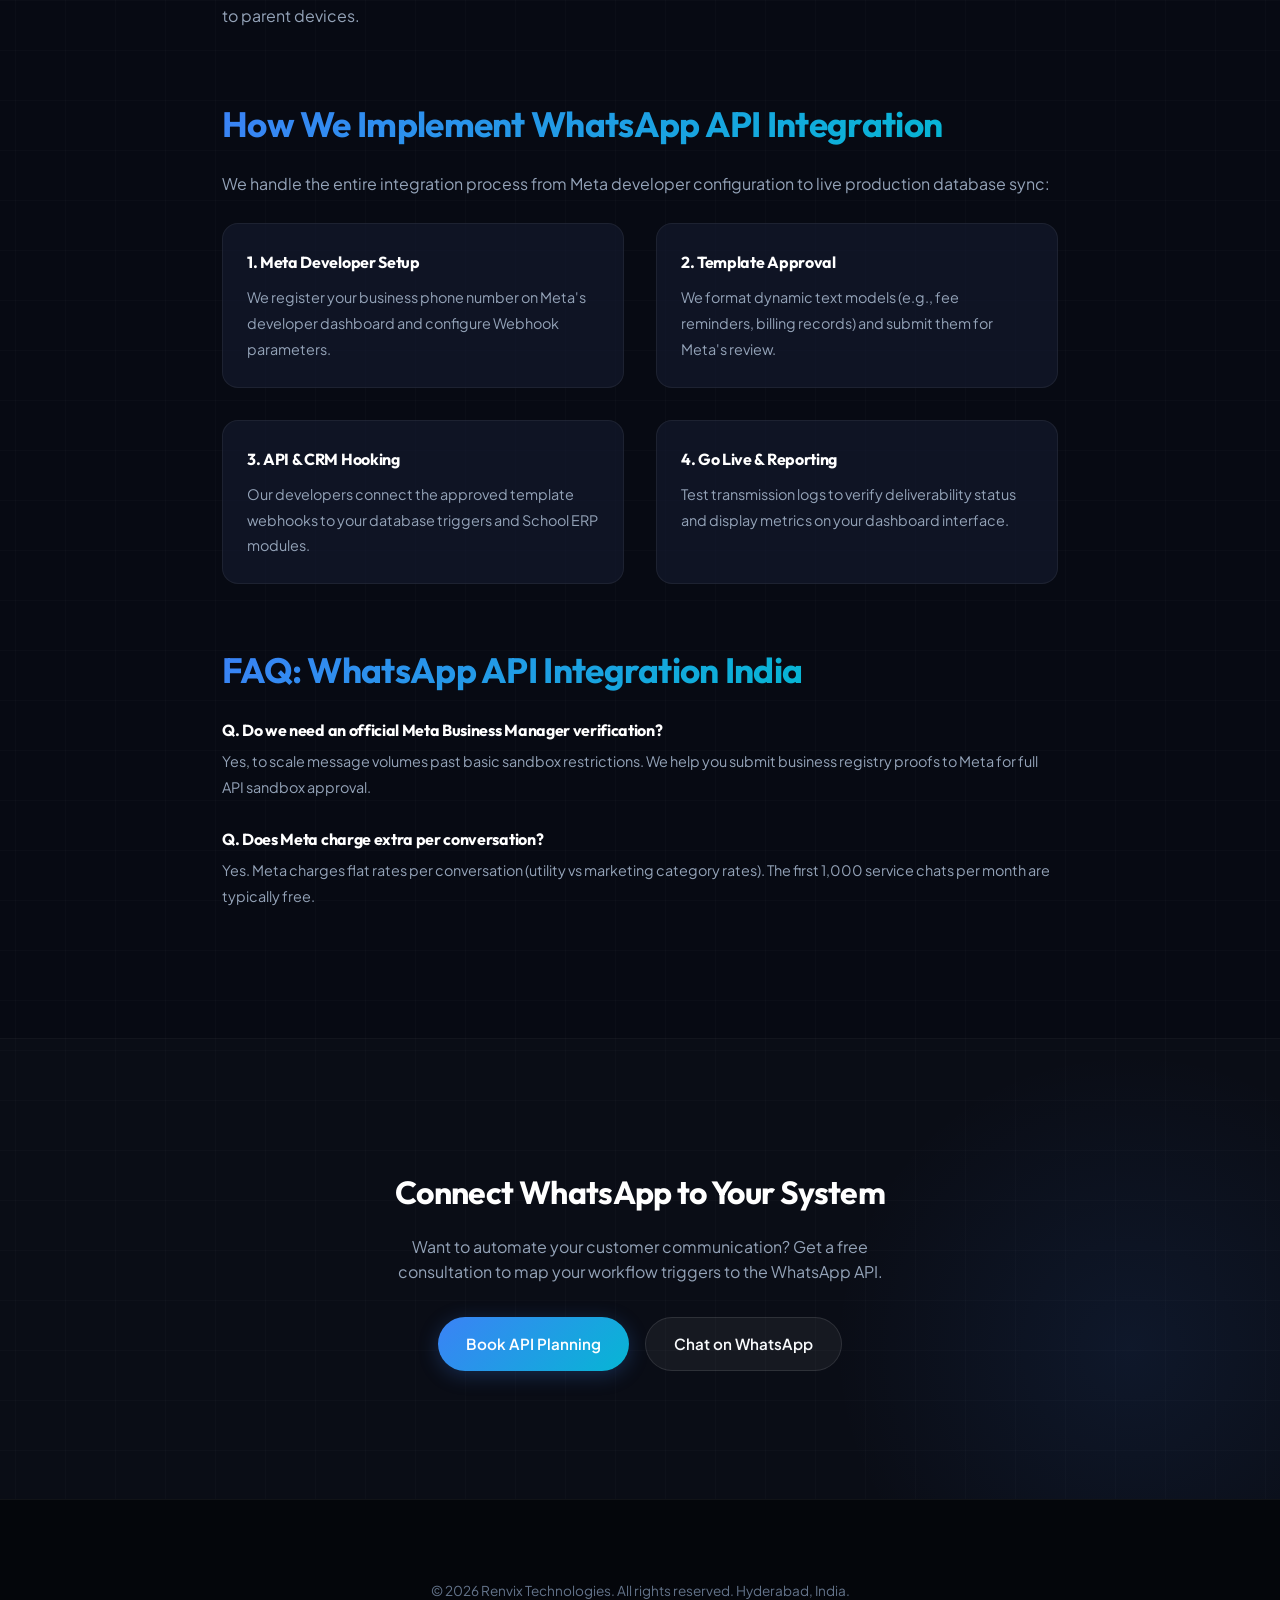
<file: whatsapp-api-integration.html>
<!DOCTYPE html>
<html lang="en">
<head>
  <meta charset="UTF-8">
  <meta name="viewport" content="width=device-width, initial-scale=1.0">
  
  <!-- Primary SEO Meta Tags -->
  <title>WhatsApp API Integration India | Business Automation – Renvix Technologies</title>
  <meta name="title" content="WhatsApp API Integration India | Business Automation – Renvix Technologies">
  <meta name="description" content="Automate client communication with WhatsApp API Integration India. Set up chatbots, auto-send fee reminders, order alerts & marketing updates. High-performance API setup by Renvix Technologies.">
  <meta name="keywords" content="WhatsApp API integration India, WhatsApp business API integration, WhatsApp automation for business, WhatsApp API for schools, WhatsApp bulk messaging India, WhatsApp chatbot India, WhatsApp CRM integration, automated WhatsApp messages India, WhatsApp Business API pricing India">
  <meta name="author" content="Renvix Technologies">
  <meta name="robots" content="index, follow">

  <!-- Canonical & Favicon -->
  <link rel="canonical" href="https://renvixteach.in/whatsapp-api-integration.html">
  <link rel="icon" type="image/png" href="favicon.png?v=1.2">
  <link rel="apple-touch-icon" href="logo_icon.png?v=1.2">

  <!-- Open Graph -->
  <meta property="og:type" content="website">
  <meta property="og:url" content="https://renvixteach.in/whatsapp-api-integration.html">
  <meta property="og:title" content="WhatsApp API Integration & Automation India | Renvix Technologies">
  <meta property="og:description" content="Reach your audience where they look. Automate WhatsApp invoices, schedules, and notifications with a robust API sandbox integration. Call +91 9284306159.">
  <meta property="og:image" content="https://renvixteach.in/logo_full.png?v=1.2">
  <meta property="og:locale" content="en_IN">

  <!-- Stylesheet -->
  <link rel="stylesheet" href="style.css?v=1.3">
  
  <!-- JSON-LD Service Schema -->
  <script type="application/ld+json">
  {
    "@context": "https://schema.org",
    "@type": "Service",
    "name": "WhatsApp Business API Automation",
    "provider": {
      "@type": "Organization",
      "name": "Renvix Technologies"
    },
    "description": "WhatsApp Business API setup, automation template configurations, CRM synchronization, and bulk messaging alert architectures for Indian companies."
  }
  </script>
</head>
<body id="whatsapp-page">

  <!-- Ambient Glow Backgrounds -->
  <div class="bg-grid"></div>
  <div class="ambient-glow glow-top-right"></div>
  <div class="ambient-glow glow-bottom-right"></div>

  <!-- NAVIGATION HEADER -->
  <header class="header" id="header">
    <div class="container">
      <a href="index.html" class="logo" id="nav-logo">
        <img src="logo_icon.png" alt="Renvix Technologies Logo" class="logo-img">
        <div class="logo-text">
          Renvix
          <span class="logo-sub">Technologies</span>
        </div>
      </a>

      <nav class="nav-links" id="nav-menu">
        <a href="index.html" class="nav-item">Home</a>
        <a href="index.html#services" class="nav-item">Services</a>
        <a href="index.html#pricing" class="nav-item">Packages</a>
        <a href="index.html#solutions" class="nav-item">Solutions</a>
        <a href="index.html#faq" class="nav-item">FAQ</a>
        <a href="index.html#contact" class="nav-item">Contact</a>
      </nav>

      <div class="nav-cta">
        <a href="index.html#contact" class="btn btn-secondary" id="nav-cta-btn">Free Consultation</a>
      </div>
    </div>
  </header>

  <!-- HERO SECTION -->
  <section class="hero" style="min-height: 80vh; padding-top: 130px; padding-bottom: 50px;">
    <div class="container">
      <div style="max-width: 800px; margin: 0 auto; text-align: center;">
        <div class="badge">
          <span class="badge-pulse"></span>
          <span>WhatsApp Business Automation</span>
        </div>
        <h1 class="hero-title">Official <span class="text-gradient">WhatsApp API Integration</span> India</h1>
        <p class="hero-description" style="margin: 0 auto 2rem auto;">
          Connect your system databases directly to India's most popular messaging app. Send transaction logs, fee dues warnings, custom invoice receipts, and lead generation replies automatically.
        </p>
        <div class="hero-actions" style="justify-content: center;">
          <a href="index.html#contact" class="btn btn-primary">Request Consultation</a>
          <a href="https://wa.me/919284306159" class="btn btn-secondary" target="_blank">Chat with API Expert</a>
        </div>
      </div>
    </div>
  </section>

  <!-- CONTENT DETAIL -->
  <section class="section">
    <div class="container" style="max-width: 900px; line-height: 1.8;">
      <h2 class="section-title text-gradient" style="text-align: left; margin-bottom: 1.5rem;">What is WhatsApp Business API Integration?</h2>
      <p style="margin-bottom: 1.5rem; color: var(--text-secondary);">
        While standard WhatsApp Business apps are useful for manual single-client chats, they are not designed to process batch tasks or automatic system updates. With <strong>WhatsApp API integration India</strong> services provided by Renvix Technologies, we help you set up an official Meta WhatsApp Developer Sandbox connection. This allows your website database to dynamically trigger outgoing template messages without human intervention, solving your client outreach gaps.
      </p>

      <h3 style="color: #fff; margin-top: 2.5rem; margin-bottom: 1rem;">Why WhatsApp Integration Outperforms Email & SMS</h3>
      <p style="margin-bottom: 1.5rem; color: var(--text-secondary);">
        Standard communication channels are rapidly losing effectiveness in the Indian market:
      </p>
      <ul style="list-style: none; padding-left: 0; margin-bottom: 3rem; color: var(--text-secondary);">
        <li style="margin-bottom: 0.75rem;"><strong style="color: #fff;">98% Open Rate:</strong> Almost every WhatsApp message is read by users, compared to only 15–20% of marketing emails.</li>
        <li style="margin-bottom: 0.75rem;"><strong style="color: #fff;">Instant Interactions:</strong> Give users quick inline tap buttons to reply, confirm classes, pay invoices, or log ticket issues.</li>
        <li style="margin-bottom: 0.75rem;"><strong style="color: #fff;">Multimedia Integration:</strong> Send actual PDF documents, receipts, maps, location guides, and audio clips straight to parent or client devices.</li>
      </ul>

      <h2 class="section-title text-gradient" style="text-align: left; margin-bottom: 1.5rem;">WhatsApp Automation for Schools & Institutes</h2>
      <p style="margin-bottom: 1.5rem; color: var(--text-secondary);">
        For academies, colleges, and coaching centers, our WhatsApp automation system handles student communication seamlessly. The system triggers fee receipt links when payments are registered, alerts parents immediately when a student is absent, and sends bulk exam date sheets or progress report card links directly to parent devices.
      </p>

      <h2 class="section-title text-gradient" style="text-align: left; margin-bottom: 1.5rem; margin-top: 3rem;">How We Implement WhatsApp API Integration</h2>
      <p style="margin-bottom: 1.5rem; color: var(--text-secondary);">
        We handle the entire integration process from Meta developer configuration to live production database sync:
      </p>
      <div style="display: grid; grid-template-columns: 1fr 1fr; gap: 2rem; margin-bottom: 4rem;">
        <div style="background: var(--bg-card); border: 1px solid var(--border-glow); padding: 1.5rem; border-radius: 16px;">
          <h4 style="color: #fff; margin-bottom: 0.5rem;">1. Meta Developer Setup</h4>
          <p style="font-size: 0.9rem; color: var(--text-secondary);">We register your business phone number on Meta's developer dashboard and configure Webhook parameters.</p>
        </div>
        <div style="background: var(--bg-card); border: 1px solid var(--border-glow); padding: 1.5rem; border-radius: 16px;">
          <h4 style="color: #fff; margin-bottom: 0.5rem;">2. Template Approval</h4>
          <p style="font-size: 0.9rem; color: var(--text-secondary);">We format dynamic text models (e.g., fee reminders, billing records) and submit them for Meta's review.</p>
        </div>
        <div style="background: var(--bg-card); border: 1px solid var(--border-glow); padding: 1.5rem; border-radius: 16px;">
          <h4 style="color: #fff; margin-bottom: 0.5rem;">3. API & CRM Hooking</h4>
          <p style="font-size: 0.9rem; color: var(--text-secondary);">Our developers connect the approved template webhooks to your database triggers and School ERP modules.</p>
        </div>
        <div style="background: var(--bg-card); border: 1px solid var(--border-glow); padding: 1.5rem; border-radius: 16px;">
          <h4 style="color: #fff; margin-bottom: 0.5rem;">4. Go Live & Reporting</h4>
          <p style="font-size: 0.9rem; color: var(--text-secondary);">Test transmission logs to verify deliverability status and display metrics on your dashboard interface.</p>
        </div>
      </div>

      <h2 class="section-title text-gradient" style="text-align: left; margin-bottom: 1.5rem;">FAQ: WhatsApp API Integration India</h2>
      <div style="display: flex; flex-direction: column; gap: 1.5rem;">
        <div>
          <h4 style="color: #fff; margin-bottom: 0.25rem;">Q. Do we need an official Meta Business Manager verification?</h4>
          <p style="font-size: 0.9rem; color: var(--text-secondary);">Yes, to scale message volumes past basic sandbox restrictions. We help you submit business registry proofs to Meta for full API sandbox approval.</p>
        </div>
        <div>
          <h4 style="color: #fff; margin-bottom: 0.25rem;">Q. Does Meta charge extra per conversation?</h4>
          <p style="font-size: 0.9rem; color: var(--text-secondary);">Yes. Meta charges flat rates per conversation (utility vs marketing category rates). The first 1,000 service chats per month are typically free.</p>
        </div>
      </div>
    </div>
  </section>

  <!-- CTA FOOTER -->
  <section class="section" style="background: rgba(255,255,255,0.01); border-top: 1px solid rgba(255,255,255,0.03);">
    <div class="container" style="text-align: center; max-width: 600px;">
      <h2 style="font-size: 2rem; margin-bottom: 1rem; color: #fff;">Connect WhatsApp to Your System</h2>
      <p style="color: var(--text-secondary); margin-bottom: 2rem;">Want to automate your customer communication? Get a free consultation to map your workflow triggers to the WhatsApp API.</p>
      <div style="display: flex; gap: 1rem; justify-content: center;">
        <a href="index.html#contact" class="btn btn-primary">Book API Planning</a>
        <a href="https://wa.me/919284306159" class="btn btn-secondary" target="_blank">Chat on WhatsApp</a>
      </div>
    </div>
  </section>

  <!-- FOOTER -->
  <footer class="footer">
    <div class="container" style="text-align: center; color: var(--text-muted); font-size: 0.85rem;">
      <p>&copy; 2026 Renvix Technologies. All rights reserved. Hyderabad, India.</p>
    </div>
  </footer>

  <!-- Floating WhatsApp Button -->
  <a href="https://wa.me/919284306159?text=Hi%20Renvix%20Technologies,%20I'm%20interested%20in%20WhatsApp%20API%20Integration!" class="whatsapp-float" target="_blank" rel="noopener noreferrer" aria-label="Chat on WhatsApp">
    <svg viewBox="0 0 24 24">
      <path d="M12.012 2c-5.506 0-9.988 4.482-9.988 9.988 0 1.76.457 3.473 1.325 4.978L2 22l5.188-1.361c1.455.794 3.097 1.213 4.812 1.213 5.506 0 9.994-4.482 9.994-9.988S17.518 2 12.012 2zm6.657 14.137c-.273.768-1.579 1.401-2.184 1.492-.544.08-1.25.138-2.025-.109-.504-.16-1.127-.373-1.921-.716-3.385-1.464-5.578-4.887-5.747-5.115-.17-.228-1.355-1.799-1.355-3.435 0-1.636.852-2.438 1.157-2.76.305-.323.669-.403.891-.403.222 0 .445.002.639.011.203.01.477-.078.746.567.273.655.934 2.278 1.015 2.443.081.165.136.357.027.57-.109.213-.165.348-.328.539-.163.191-.343.425-.49.57-.163.161-.334.336-.145.66.19.324.843 1.393 1.808 2.253.965.86 1.776 1.125 2.083 1.253.308.128.489.108.672-.098.184-.206.784-.91 1.002-1.22.218-.309.436-.258.736-.148.3.11 1.905.898 2.232 1.062.327.164.545.244.627.382.082.138.082.798-.191 1.566z"/>
    </svg>
  </a>

</body>
</html>
</file>
<file: style.css>
@import url('https://fonts.googleapis.com/css2?family=Outfit:wght@300;400;500;600;700;800&family=Plus+Jakarta+Sans:wght@300;400;500;600;700&display=swap');

html, body {
  overflow-x: hidden;
  width: 100%;
  max-width: 100%;
}

/* --- DESIGN SYSTEM & TOKENS --- */
:root {
  --font-heading: 'Outfit', sans-serif;
  --font-body: 'Plus Jakarta Sans', sans-serif;

  /* Colors */
  --bg-darkest: #070a13;
  --bg-darker: #0d1222;
  --bg-dark: #121829;
  --bg-card: rgba(20, 27, 47, 0.65);
  --border-glow: rgba(255, 255, 255, 0.06);
  --border-glow-hover: rgba(59, 130, 246, 0.3);

  --text-primary: #f8fafc;
  --text-secondary: #94a3b8;
  --text-muted: #64748b;

  --accent-primary: #2563eb;       /* Royal Blue */
  --accent-secondary: #06b6d4;     /* Cyan */
  --accent-purple: #7c3aed;        /* Violet */
  
  --grad-primary: linear-gradient(135deg, #3b82f6 0%, #06b6d4 100%);
  --grad-accent: linear-gradient(135deg, #7c3aed 0%, #3b82f6 100%);
  --grad-glow: radial-gradient(circle, rgba(59, 130, 246, 0.15) 0%, rgba(0, 0, 0, 0) 70%);
  --grad-glow-purple: radial-gradient(circle, rgba(124, 58, 237, 0.12) 0%, rgba(0, 0, 0, 0) 70%);

  /* Animation */
  --ease-smooth: cubic-bezier(0.4, 0, 0.2, 1);
  --transition-fast: 0.2s var(--ease-smooth);
  --transition-normal: 0.4s var(--ease-smooth);
  --transition-slow: 0.6s var(--ease-smooth);
}

/* --- RESET & BASIC STYLES --- */
* {
  margin: 0;
  padding: 0;
  box-sizing: border-box;
  scroll-behavior: smooth;
}

body {
  background-color: var(--bg-darkest);
  color: var(--text-primary);
  font-family: var(--font-body);
  line-height: 1.6;
  overflow-x: hidden;
  position: relative;
}

h1, h2, h3, h4, h5, h6 {
  font-family: var(--font-heading);
  font-weight: 700;
  letter-spacing: -0.02em;
  color: #fff;
}

a {
  text-decoration: none;
  color: inherit;
  transition: var(--transition-fast);
}

ul {
  list-style: none;
}

input, textarea, button {
  font-family: inherit;
}

/* --- LAYOUT UTILITIES --- */
.container {
  width: 100%;
  max-width: 1200px;
  margin: 0 auto;
  padding: 0 2rem;
}

.section {
  padding: 8rem 0;
  position: relative;
}

.text-gradient {
  background: var(--grad-primary);
  -webkit-background-clip: text;
  -webkit-text-fill-color: transparent;
  background-clip: text;
  display: inline-block;
}

.text-gradient-purple {
  background: var(--grad-accent);
  -webkit-background-clip: text;
  -webkit-text-fill-color: transparent;
  background-clip: text;
  display: inline-block;
}

/* Section Header */
.section-header {
  text-align: center;
  max-width: 700px;
  margin: 0 auto 5rem auto;
  opacity: 0;
  transform: translateY(30px);
  transition: all 0.8s var(--ease-smooth);
}

.section-header.visible {
  opacity: 1;
  transform: translateY(0);
}

.section-tag {
  font-size: 0.85rem;
  font-weight: 600;
  text-transform: uppercase;
  letter-spacing: 0.15em;
  color: var(--accent-secondary);
  margin-bottom: 1rem;
  display: inline-block;
}

.section-title {
  font-size: 2.2rem;
  line-height: 1.25;
  margin-bottom: 1.25rem;
}

.section-subtitle {
  font-size: 1rem;
  color: var(--text-secondary);
}

/* --- BACKGROUND DECORATIONS --- */
.ambient-glow {
  position: absolute;
  width: 600px;
  height: 600px;
  border-radius: 50%;
  pointer-events: none;
  z-index: -1;
  opacity: 0.6;
}

.glow-top-right {
  top: -100px;
  right: -100px;
  background: var(--grad-glow);
}

.glow-mid-left {
  top: 45%;
  left: -200px;
  background: var(--grad-glow-purple);
}

.glow-bottom-right {
  bottom: 0;
  right: -150px;
  background: var(--grad-glow);
}

/* Grid overlay background */
.bg-grid {
  position: absolute;
  top: 0;
  left: 0;
  width: 100%;
  height: 100%;
  background-image: 
    linear-gradient(rgba(255, 255, 255, 0.015) 1px, transparent 1px),
    linear-gradient(90deg, rgba(255, 255, 255, 0.015) 1px, transparent 1px);
  background-size: 50px 50px;
  background-position: center top;
  pointer-events: none;
  z-index: -2;
}

/* --- BUTTONS --- */
.btn {
  display: inline-flex;
  align-items: center;
  justify-content: center;
  padding: 0.85rem 1.75rem;
  border-radius: 50px;
  font-size: 0.95rem;
  font-weight: 600;
  cursor: pointer;
  transition: var(--transition-normal);
  border: none;
  gap: 0.5rem;
}

.btn-primary {
  background: var(--grad-primary);
  color: #fff;
  box-shadow: 0 4px 20px rgba(59, 130, 246, 0.25);
  position: relative;
  overflow: hidden;
  z-index: 1;
}

.btn-primary::before {
  content: '';
  position: absolute;
  top: 0;
  left: 0;
  width: 100%;
  height: 100%;
  background: var(--grad-accent);
  z-index: -1;
  opacity: 0;
  transition: var(--transition-normal);
}

.btn-primary:hover {
  transform: translateY(-2px);
  box-shadow: 0 6px 25px rgba(59, 130, 246, 0.4);
}

.btn-primary:hover::before {
  opacity: 1;
}

.btn-secondary {
  background: rgba(255, 255, 255, 0.05);
  color: var(--text-primary);
  border: 1px solid rgba(255, 255, 255, 0.1);
}

.btn-secondary:hover {
  background: rgba(255, 255, 255, 0.1);
  border-color: rgba(255, 255, 255, 0.25);
  transform: translateY(-2px);
}

.btn-icon {
  width: 1.2rem;
  height: 1.2rem;
  stroke: currentColor;
  stroke-width: 2;
  fill: none;
  transition: var(--transition-fast);
}

.btn:hover .btn-icon {
  transform: translateX(3px);
}

/* --- NAVIGATION HEADER --- */
.header {
  position: fixed;
  top: 0;
  left: 0;
  width: 100%;
  height: 80px;
  z-index: 1000;
  transition: var(--transition-normal);
  display: flex;
  align-items: center;
}

.header.scrolled {
  height: 70px;
  background: rgba(7, 10, 19, 0.8);
  backdrop-filter: blur(12px);
  border-bottom: 1px solid rgba(255, 255, 255, 0.05);
  box-shadow: 0 10px 30px rgba(0, 0, 0, 0.3);
}

.header .container {
  display: flex;
  justify-content: space-between;
  align-items: center;
  height: 100%;
}

.logo {
  display: flex;
  align-items: center;
  gap: 0.75rem;
}

.logo-img {
  height: 38px;
  width: auto;
  object-fit: contain;
  display: block;
  transition: transform var(--transition-fast);
}

.logo:hover .logo-img {
  transform: scale(1.08) rotate(3deg);
}

.logo-text {
  display: flex;
  flex-direction: column;
  line-height: 1.05;
  font-family: var(--font-heading);
  font-weight: 800;
  font-size: 1.45rem;
  color: #fff;
  letter-spacing: -0.02em;
}

.logo-sub {
  font-size: 0.68rem;
  font-weight: 600;
  color: var(--text-secondary);
  letter-spacing: 0.08em;
  text-transform: uppercase;
  margin-top: 1px;
}

.nav-links {
  display: flex;
  gap: 2.5rem;
}

.nav-item {
  position: relative;
  font-size: 0.95rem;
  font-weight: 500;
  color: var(--text-secondary);
}

.nav-item:hover {
  color: #fff;
}

.nav-item::after {
  content: '';
  position: absolute;
  bottom: -6px;
  left: 0;
  width: 0;
  height: 2px;
  background: var(--grad-primary);
  transition: var(--transition-normal);
}

.nav-item:hover::after {
  width: 100%;
}

.nav-cta {
  display: flex;
  align-items: center;
}

/* Burger Menu */
.burger {
  display: none;
  cursor: pointer;
  background: none;
  border: none;
  flex-direction: column;
  gap: 6px;
  z-index: 1001;
}

.burger span {
  display: block;
  width: 25px;
  height: 2px;
  background-color: var(--text-primary);
  transition: var(--transition-fast);
}

/* --- HERO SECTION --- */
.hero {
  min-height: 100vh;
  padding-top: 150px;
  display: flex;
  align-items: center;
  position: relative;
  overflow: hidden;
}

.hero-grid {
  display: grid;
  grid-template-columns: 1.1fr 0.9fr;
  gap: 4rem;
  align-items: center;
}

.hero-content {
  opacity: 0;
  transform: translateY(40px);
  animation: heroReveal 1s var(--ease-smooth) forwards;
}

.badge {
  display: inline-flex;
  align-items: center;
  gap: 0.5rem;
  background: rgba(59, 130, 246, 0.08);
  border: 1px solid rgba(59, 130, 246, 0.2);
  padding: 0.5rem 1.25rem;
  border-radius: 50px;
  font-size: 0.85rem;
  font-weight: 600;
  color: var(--accent-secondary);
  margin-bottom: 1.5rem;
}

.badge-pulse {
  width: 8px;
  height: 8px;
  background-color: #10b981;
  border-radius: 50%;
  display: inline-block;
  animation: pulse 1.8s infinite;
}

.hero-title {
  font-size: 2.8rem;
  line-height: 1.15;
  margin-bottom: 1.25rem;
}

.hero-description {
  font-size: 1rem;
  color: var(--text-secondary);
  margin-bottom: 2rem;
  max-width: 500px;
}

.hero-actions {
  display: flex;
  gap: 1.25rem;
  margin-bottom: 3.5rem;
}

.hero-stats {
  display: flex;
  gap: 3rem;
  border-top: 1px solid rgba(255, 255, 255, 0.08);
  padding-top: 2rem;
}

.stat-item h4 {
  font-size: 1.75rem;
  margin-bottom: 0.25rem;
  font-weight: 800;
}

.stat-item p {
  font-size: 0.8rem;
  color: var(--text-muted);
  text-transform: uppercase;
  letter-spacing: 0.05em;
}

/* Hero Visual Graphic */
.hero-visual {
  position: relative;
  display: flex;
  justify-content: center;
  align-items: center;
  opacity: 0;
  transform: scale(0.95);
  animation: heroReveal 1.2s var(--ease-smooth) 0.2s forwards;
}

.graphic-container {
  position: relative;
  width: 100%;
  aspect-ratio: 1;
  max-width: 480px;
}

.graphic-ring {
  position: absolute;
  border: 1px dashed rgba(255, 255, 255, 0.08);
  border-radius: 50%;
  top: 50%;
  left: 50%;
  transform: translate(-50%, -50%);
}

.ring-outer {
  width: 100%;
  height: 100%;
  animation: rotateClockwise 45s linear infinite;
}

.ring-mid {
  width: 75%;
  height: 75%;
  border-style: solid;
  border-color: rgba(255, 255, 255, 0.03);
  animation: rotateCounter 30s linear infinite;
}

.ring-inner {
  width: 50%;
  height: 50%;
}

.core-sphere {
  position: absolute;
  width: 120px;
  height: 120px;
  background: var(--grad-primary);
  border-radius: 50%;
  top: 50%;
  left: 50%;
  transform: translate(-50%, -50%);
  box-shadow: 0 0 60px rgba(59, 130, 246, 0.4);
  display: flex;
  align-items: center;
  justify-content: center;
  animation: float 6s ease-in-out infinite;
}

.core-logo-img {
  width: 55px;
  height: 55px;
  object-fit: contain;
  filter: drop-shadow(0 0 12px rgba(59, 130, 246, 0.5));
}

.floating-node {
  position: absolute;
  background: var(--bg-card);
  border: 1px solid var(--border-glow);
  padding: 0.75rem 1.25rem;
  border-radius: 12px;
  backdrop-filter: blur(8px);
  display: flex;
  align-items: center;
  gap: 0.75rem;
  box-shadow: 0 10px 25px rgba(0, 0, 0, 0.4);
}

.node-icon-wrapper {
  width: 32px;
  height: 32px;
  border-radius: 8px;
  background: rgba(59, 130, 246, 0.15);
  display: flex;
  align-items: center;
  justify-content: center;
  color: var(--accent-secondary);
}

.floating-node span {
  font-size: 0.85rem;
  font-weight: 600;
}

.node-1 {
  top: 15%;
  left: 0;
  animation: floatNode 8s ease-in-out infinite;
}

.node-2 {
  top: 20%;
  right: -5%;
  animation: floatNode 9s ease-in-out 1s infinite;
}

.node-3 {
  bottom: 15%;
  left: 5%;
  animation: floatNode 7s ease-in-out 2s infinite;
}

.node-4 {
  bottom: 22%;
  right: 0%;
  animation: floatNode 10s ease-in-out 0.5s infinite;
}

/* --- SERVICES SECTION --- */
.services-grid {
  display: grid;
  grid-template-columns: repeat(auto-fit, minmax(280px, 1fr));
  gap: 2rem;
}

.service-card {
  background: var(--bg-card);
  border: 1px solid var(--border-glow);
  border-radius: 24px;
  padding: 3rem 2.5rem;
  backdrop-filter: blur(10px);
  transition: all 0.4s var(--ease-smooth);
  position: relative;
  overflow: hidden;
  opacity: 0;
  transform: translateY(40px);
}

.service-card.visible {
  opacity: 1;
  transform: translateY(0);
}

.service-card::before {
  content: '';
  position: absolute;
  top: 0;
  left: 0;
  width: 100%;
  height: 100%;
  background: linear-gradient(180deg, rgba(59, 130, 246, 0.03) 0%, transparent 100%);
  pointer-events: none;
}

.service-card:hover {
  transform: translateY(-8px);
  border-color: var(--border-glow-hover);
  box-shadow: 0 20px 40px rgba(0, 0, 0, 0.3), 0 0 30px rgba(59, 130, 246, 0.05);
}

.service-icon-box {
  width: 60px;
  height: 60px;
  border-radius: 16px;
  background: rgba(255, 255, 255, 0.03);
  border: 1px solid rgba(255, 255, 255, 0.08);
  display: flex;
  align-items: center;
  justify-content: center;
  color: var(--accent-secondary);
  margin-bottom: 2rem;
  transition: var(--transition-normal);
}

.service-card:hover .service-icon-box {
  background: var(--grad-primary);
  border-color: transparent;
  color: #fff;
  box-shadow: 0 10px 25px rgba(6, 182, 212, 0.3);
  transform: scale(1.05);
}

.service-icon-box svg {
  width: 28px;
  height: 28px;
  fill: none;
  stroke: currentColor;
  stroke-width: 1.75;
}

.service-card h3 {
  font-size: 1.25rem;
  margin-bottom: 0.75rem;
  font-weight: 700;
}

.service-card p {
  color: var(--text-secondary);
  font-size: 0.95rem;
  margin-bottom: 2rem;
  min-height: 70px;
}

.service-link {
  display: inline-flex;
  align-items: center;
  gap: 0.5rem;
  font-size: 0.9rem;
  font-weight: 600;
  color: var(--accent-secondary);
}

.service-link svg {
  width: 1rem;
  height: 1rem;
  stroke: currentColor;
  stroke-width: 2;
  transition: var(--transition-fast);
}

.service-card:hover .service-link svg {
  transform: translateX(4px);
}

/* --- PRODUCTS PORTFOLIO SECTION --- */
.products-grid {
  display: grid;
  grid-template-columns: 1fr 1fr;
  gap: 3rem;
  margin-top: 4rem;
}

.product-card {
  background: var(--bg-card);
  border: 1px solid var(--border-glow);
  border-radius: 28px;
  padding: 3.5rem 3rem;
  backdrop-filter: blur(10px);
  transition: all 0.4s var(--ease-smooth);
  position: relative;
  overflow: hidden;
  display: flex;
  flex-direction: column;
  opacity: 0;
  transform: translateY(40px);
}

.product-card.visible {
  opacity: 1;
  transform: translateY(0);
}

.product-card::before {
  content: '';
  position: absolute;
  top: 0;
  left: 0;
  width: 100%;
  height: 100%;
  background: linear-gradient(180deg, rgba(59, 130, 246, 0.02) 0%, transparent 100%);
  pointer-events: none;
}

.product-card:hover {
  transform: translateY(-10px);
  border-color: var(--border-glow-hover);
  box-shadow: 0 30px 60px rgba(0, 0, 0, 0.4), 0 0 40px rgba(59, 130, 246, 0.08);
}

.product-badge {
  position: absolute;
  top: 2rem;
  right: 2rem;
  background: rgba(255, 255, 255, 0.03);
  border: 1px solid rgba(255, 255, 255, 0.08);
  padding: 0.5rem 1rem;
  border-radius: 100px;
  font-size: 0.75rem;
  font-weight: 600;
  color: var(--text-secondary);
  letter-spacing: 0.05em;
  text-transform: uppercase;
}

.product-visual {
  margin-bottom: 2.5rem;
}

.product-icon-wrapper {
  width: 70px;
  height: 70px;
  border-radius: 20px;
  display: flex;
  align-items: center;
  justify-content: center;
  transition: var(--transition-normal);
}

.product-icon-wrapper.purple {
  background: rgba(124, 58, 237, 0.1);
  border: 1px solid rgba(124, 58, 237, 0.25);
  color: #a78bfa;
}

.product-icon-wrapper.cyan {
  background: rgba(6, 182, 212, 0.1);
  border: 1px solid rgba(6, 182, 212, 0.25);
  color: #22d3ee;
}

.product-card:hover .product-icon-wrapper.purple {
  background: linear-gradient(135deg, #7c3aed 0%, #3b82f6 100%);
  color: #fff;
  border-color: transparent;
  box-shadow: 0 10px 25px rgba(124, 58, 237, 0.3);
}

.product-card:hover .product-icon-wrapper.cyan {
  background: var(--grad-primary);
  color: #fff;
  border-color: transparent;
  box-shadow: 0 10px 25px rgba(6, 182, 212, 0.3);
}

.product-icon-wrapper svg {
  width: 32px;
  height: 32px;
  fill: none;
  stroke: currentColor;
  stroke-width: 1.75;
}

.product-card h3 {
  font-size: 1.5rem;
  margin-bottom: 0.85rem;
  font-weight: 800;
  color: #fff;
}

.product-desc {
  color: var(--text-secondary);
  font-size: 0.98rem;
  line-height: 1.7;
  margin-bottom: 2rem;
  flex-grow: 1;
}

.product-features {
  display: flex;
  flex-direction: column;
  gap: 0.85rem;
  margin-bottom: 2.5rem;
  padding: 0;
}

.product-features li {
  display: flex;
  align-items: center;
  gap: 0.75rem;
  font-size: 0.9rem;
  color: var(--text-primary);
}

.product-features li svg {
  width: 18px;
  height: 18px;
  stroke: var(--accent-secondary);
  stroke-width: 2.5;
  fill: none;
  flex-shrink: 0;
}

.product-actions {
  display: flex;
  gap: 1rem;
}

.btn-sm {
  padding: 0.75rem 1.5rem;
  font-size: 0.85rem;
}

.btn-secondary.btn-sm svg {
  width: 14px;
  height: 14px;
  stroke: currentColor;
  stroke-width: 2.5;
  fill: none;
  transition: var(--transition-fast);
}

.btn-secondary.btn-sm:hover svg {
  transform: translateX(3px);
}

/* --- ABOUT & STATS / HIGHLIGHT --- */
.about-section {
  position: relative;
}

.about-grid {
  display: grid;
  grid-template-columns: 1fr 1fr;
  gap: 6rem;
  align-items: center;
}

.about-content {
  opacity: 0;
  transform: translateY(40px);
  transition: all 0.8s var(--ease-smooth);
}

.about-content.visible {
  opacity: 1;
  transform: translateY(0);
}

.about-title {
  font-size: 2rem;
  margin-bottom: 1.25rem;
  line-height: 1.25;
}

.about-desc-primary {
  font-size: 1rem;
  color: var(--text-primary);
  margin-bottom: 1.25rem;
  font-weight: 500;
}

.about-desc-secondary {
  color: var(--text-secondary);
  margin-bottom: 2rem;
}

.about-benefits {
  display: flex;
  flex-direction: column;
  gap: 1.25rem;
}

.benefit-item {
  display: flex;
  align-items: flex-start;
  gap: 1rem;
}

.benefit-check {
  width: 24px;
  height: 24px;
  border-radius: 50%;
  background: rgba(16, 185, 129, 0.1);
  border: 1px solid rgba(16, 185, 129, 0.3);
  color: #10b981;
  display: flex;
  align-items: center;
  justify-content: center;
  flex-shrink: 0;
  margin-top: 2px;
}

.benefit-check svg {
  width: 14px;
  height: 14px;
  stroke: currentColor;
  stroke-width: 3;
}

.benefit-text h4 {
  font-size: 1.05rem;
  font-weight: 600;
  margin-bottom: 0.25rem;
}

.benefit-text p {
  font-size: 0.9rem;
  color: var(--text-secondary);
}

/* About visual card stack */
.about-visual {
  position: relative;
  display: flex;
  justify-content: center;
  align-items: center;
  opacity: 0;
  transform: scale(0.95);
  transition: all 0.8s var(--ease-smooth);
}

.about-visual.visible {
  opacity: 1;
  transform: scale(1);
}

.card-stack {
  position: relative;
  width: 100%;
  max-width: 440px;
  aspect-ratio: 1.1;
}

.visual-card {
  position: absolute;
  border-radius: 20px;
  padding: 2.25rem;
  backdrop-filter: blur(10px);
  box-shadow: 0 20px 40px rgba(0, 0, 0, 0.3);
}

.card-main {
  width: 90%;
  height: 85%;
  background: var(--bg-card);
  border: 1px solid var(--border-glow);
  top: 0;
  left: 0;
  z-index: 2;
  display: flex;
  flex-direction: column;
  justify-content: space-between;
}

.card-sub-purple {
  width: 80%;
  height: 75%;
  background: rgba(124, 58, 237, 0.05);
  border: 1px solid rgba(124, 58, 237, 0.2);
  right: 0;
  bottom: 0;
  z-index: 1;
}

.chart-header {
  display: flex;
  justify-content: space-between;
  align-items: center;
  margin-bottom: 1.5rem;
}

.chart-indicator {
  display: inline-flex;
  align-items: center;
  gap: 0.5rem;
  background: rgba(16, 185, 129, 0.1);
  padding: 0.25rem 0.75rem;
  border-radius: 50px;
  font-size: 0.75rem;
  color: #10b981;
  font-weight: 600;
}

.chart-bars {
  display: flex;
  align-items: flex-end;
  gap: 1rem;
  height: 120px;
  padding-bottom: 1rem;
  border-bottom: 1px solid rgba(255, 255, 255, 0.08);
}

.chart-bar-col {
  flex: 1;
  display: flex;
  flex-direction: column;
  align-items: center;
  gap: 0.5rem;
}

.chart-bar {
  width: 100%;
  border-radius: 4px 4px 0 0;
  background: rgba(255, 255, 255, 0.05);
  transition: all 1s var(--ease-smooth);
  height: 0; /* Animated via scroll trigger */
}

.chart-bar.fill-active-1 { height: 40%; background: var(--grad-primary); }
.chart-bar.fill-active-2 { height: 65%; background: var(--grad-primary); }
.chart-bar.fill-active-3 { height: 90%; background: var(--grad-accent); }

.chart-label {
  font-size: 0.7rem;
  color: var(--text-muted);
  font-weight: 600;
  text-transform: uppercase;
}

/* --- AUDIENCE SEGMENTS (WHO WE HELP) --- */
.tabs-container {
  background: var(--bg-card);
  border: 1px solid var(--border-glow);
  border-radius: 32px;
  padding: 4rem;
  backdrop-filter: blur(10px);
  opacity: 0;
  transform: translateY(40px);
  transition: all 0.8s var(--ease-smooth);
}

.tabs-container.visible {
  opacity: 1;
  transform: translateY(0);
}

.tabs-nav {
  display: flex;
  justify-content: center;
  gap: 1rem;
  margin-bottom: 4rem;
  border-bottom: 1px solid rgba(255, 255, 255, 0.08);
  padding-bottom: 1.5rem;
}

.tab-btn {
  background: none;
  border: none;
  color: var(--text-secondary);
  font-size: 1.1rem;
  font-weight: 600;
  padding: 0.75rem 1.5rem;
  cursor: pointer;
  transition: var(--transition-fast);
  border-radius: 12px;
}

.tab-btn:hover {
  color: #fff;
  background: rgba(255, 255, 255, 0.03);
}

.tab-btn.active {
  color: #fff;
  background: rgba(59, 130, 246, 0.1);
  box-shadow: inset 0 0 12px rgba(59, 130, 246, 0.15);
  border: 1px solid rgba(59, 130, 246, 0.2);
}

.tab-panel {
  display: none;
  animation: fadeIn 0.5s var(--ease-smooth) forwards;
}

.tab-panel.active {
  display: grid;
  grid-template-columns: 1.2fr 0.8fr;
  gap: 4rem;
  align-items: center;
}

.tab-content h3 {
  font-size: 1.7rem;
  margin-bottom: 1.25rem;
}

.tab-content p {
  color: var(--text-secondary);
  margin-bottom: 2rem;
  font-size: 0.95rem;
}

.tab-features {
  display: grid;
  grid-template-columns: 1fr 1fr;
  gap: 1.5rem;
  margin-bottom: 3rem;
}

.tab-feature-item {
  display: flex;
  align-items: center;
  gap: 0.75rem;
  font-size: 0.95rem;
  font-weight: 500;
}

.tab-feature-icon {
  color: var(--accent-secondary);
  flex-shrink: 0;
  display: flex;
  align-items: center;
}

.tab-feature-icon svg {
  width: 18px;
  height: 18px;
}

.tab-visual-wrapper {
  background: rgba(255, 255, 255, 0.02);
  border: 1px solid rgba(255, 255, 255, 0.05);
  border-radius: 20px;
  padding: 2.5rem;
  display: flex;
  flex-direction: column;
  gap: 1.5rem;
  box-shadow: inset 0 4px 30px rgba(0, 0, 0, 0.2);
}

.segment-metric {
  border-bottom: 1px solid rgba(255, 255, 255, 0.05);
  padding-bottom: 1.25rem;
}

.segment-metric:last-child {
  border: none;
  padding: 0;
}

.segment-metric-val {
  font-size: 1.65rem;
  font-weight: 800;
  color: var(--accent-secondary);
  font-family: var(--font-heading);
}

.segment-metric-lbl {
  font-size: 0.8rem;
  color: var(--text-muted);
  text-transform: uppercase;
  letter-spacing: 0.05em;
  margin-top: 0.25rem;
}

/* --- DEMO / INTERACTIVE SIMULATOR --- */
.demo-section {
  position: relative;
}

.demo-grid {
  display: grid;
  grid-template-columns: 0.9fr 1.1fr;
  gap: 5rem;
  align-items: center;
}

.demo-content {
  opacity: 0;
  transform: translateY(40px);
  transition: all 0.8s var(--ease-smooth);
}

.demo-content.visible {
  opacity: 1;
  transform: translateY(0);
}

/* Chat Simulator UI */
.simulator-card {
  background: #0f1423;
  border: 1px solid rgba(255, 255, 255, 0.08);
  border-radius: 24px;
  overflow: hidden;
  box-shadow: 0 30px 60px rgba(0, 0, 0, 0.4);
  opacity: 0;
  transform: scale(0.95);
  transition: all 0.8s var(--ease-smooth);
}

.simulator-card.visible {
  opacity: 1;
  transform: scale(1);
}

.sim-header {
  background: #141b2f;
  padding: 1.25rem 1.5rem;
  border-bottom: 1px solid rgba(255, 255, 255, 0.05);
  display: flex;
  justify-content: space-between;
  align-items: center;
}

.sim-user {
  display: flex;
  align-items: center;
  gap: 0.75rem;
}

.sim-avatar {
  width: 40px;
  height: 40px;
  border-radius: 50%;
  background: #0d1222;
  border: 1px solid rgba(255, 255, 255, 0.1);
  display: flex;
  align-items: center;
  justify-content: center;
  position: relative;
  font-weight: 700;
}

.sim-avatar-img {
  width: 24px;
  height: 24px;
  object-fit: contain;
}

.sim-status-dot {
  width: 10px;
  height: 10px;
  background-color: #10b981;
  border-radius: 50%;
  position: absolute;
  bottom: 0;
  right: 0;
  border: 2px solid #141b2f;
}

.sim-username {
  font-weight: 600;
  font-size: 0.95rem;
}

.sim-user-status {
  font-size: 0.75rem;
  color: var(--text-muted);
  display: block;
}

.sim-header-actions {
  display: flex;
  gap: 0.75rem;
  color: var(--text-secondary);
}

.sim-body {
  height: 380px;
  padding: 1.5rem;
  overflow-y: auto;
  display: flex;
  flex-direction: column;
  gap: 1.25rem;
  background-image: 
    radial-gradient(rgba(59, 130, 246, 0.02) 1px, transparent 0),
    radial-gradient(rgba(59, 130, 246, 0.02) 1px, transparent 0);
  background-size: 20px 20px;
  background-position: 0 0, 10px 10px;
}

/* Chat bubble styling */
.msg {
  max-width: 80%;
  display: flex;
  flex-direction: column;
}

.msg-bot {
  align-self: flex-start;
}

.msg-user {
  align-self: flex-end;
}

.msg-bubble {
  padding: 0.85rem 1.25rem;
  border-radius: 18px;
  font-size: 0.92rem;
}

.msg-bot .msg-bubble {
  background: rgba(255, 255, 255, 0.04);
  border: 1px solid rgba(255, 255, 255, 0.06);
  color: var(--text-primary);
  border-top-left-radius: 4px;
}

.msg-user .msg-bubble {
  background: var(--grad-primary);
  color: #fff;
  border-top-right-radius: 4px;
  box-shadow: 0 5px 15px rgba(59, 130, 246, 0.15);
}

.msg-time {
  font-size: 0.7rem;
  color: var(--text-muted);
  margin-top: 0.25rem;
  align-self: flex-end;
}

.msg-bot .msg-time {
  align-self: flex-start;
}

/* Typing indicator bubble */
.typing-bubble {
  display: none;
  align-items: center;
  gap: 4px;
  padding: 0.85rem 1.25rem;
  background: rgba(255, 255, 255, 0.04);
  border: 1px solid rgba(255, 255, 255, 0.06);
  border-radius: 18px;
  border-top-left-radius: 4px;
  width: 60px;
}

.typing-dot {
  width: 6px;
  height: 6px;
  background: var(--text-muted);
  border-radius: 50%;
  animation: typing 1.4s infinite ease-in-out;
}

.typing-dot:nth-child(2) { animation-delay: 0.2s; }
.typing-dot:nth-child(3) { animation-delay: 0.4s; }

/* Simulator Choices/Footer */
.sim-footer {
  padding: 1.25rem;
  background: #141b2f;
  border-top: 1px solid rgba(255, 255, 255, 0.05);
}

.sim-choices {
  display: flex;
  flex-wrap: wrap;
  gap: 0.5rem;
  justify-content: center;
}

.sim-choice-btn {
  background: rgba(255, 255, 255, 0.03);
  border: 1px solid rgba(255, 255, 255, 0.08);
  border-radius: 50px;
  padding: 0.6rem 1.15rem;
  font-size: 0.82rem;
  font-weight: 600;
  color: var(--accent-secondary);
  cursor: pointer;
  transition: var(--transition-fast);
}

.sim-choice-btn:hover {
  background: rgba(6, 182, 212, 0.1);
  border-color: rgba(6, 182, 212, 0.3);
  transform: translateY(-1px);
}

/* --- CONTACT SECTION --- */
.contact-grid {
  display: grid;
  grid-template-columns: 0.85fr 1.15fr;
  gap: 5rem;
  align-items: flex-start;
}

.contact-info {
  opacity: 0;
  transform: translateY(40px);
  transition: all 0.8s var(--ease-smooth);
}

.contact-info.visible {
  opacity: 1;
  transform: translateY(0);
}

.contact-methods {
  display: flex;
  flex-direction: column;
  gap: 2rem;
  margin-top: 3rem;
}

.contact-card {
  display: flex;
  align-items: center;
  gap: 1.5rem;
  background: rgba(255, 255, 255, 0.02);
  border: 1px solid rgba(255, 255, 255, 0.05);
  padding: 1.5rem 2rem;
  border-radius: 20px;
  transition: var(--transition-normal);
}

.contact-card:hover {
  background: rgba(255, 255, 255, 0.04);
  border-color: rgba(255, 255, 255, 0.1);
  transform: translateX(4px);
}

.contact-icon-box {
  width: 50px;
  height: 50px;
  border-radius: 12px;
  background: rgba(59, 130, 246, 0.1);
  display: flex;
  align-items: center;
  justify-content: center;
  color: var(--accent-secondary);
  flex-shrink: 0;
}

.contact-icon-box svg {
  width: 22px;
  height: 22px;
}

.contact-card-lbl {
  font-size: 0.8rem;
  color: var(--text-muted);
  text-transform: uppercase;
  letter-spacing: 0.05em;
}

.contact-card-val {
  font-size: 1.1rem;
  font-weight: 600;
  margin-top: 0.25rem;
}

/* Contact Form UI */
.contact-form-wrapper {
  background: var(--bg-card);
  border: 1px solid var(--border-glow);
  padding: 4rem;
  border-radius: 32px;
  backdrop-filter: blur(10px);
  opacity: 0;
  transform: translateY(40px);
  transition: all 0.8s var(--ease-smooth);
}

.contact-form-wrapper.visible {
  opacity: 1;
  transform: translateY(0);
}

.contact-form {
  display: grid;
  grid-template-columns: 1fr 1fr;
  gap: 2rem;
}

.form-full-width {
  grid-column: span 2;
}

.form-group {
  position: relative;
}

/* Floating labels effect */
.form-input {
  width: 100%;
  background: rgba(255, 255, 255, 0.03);
  border: 1px solid rgba(255, 255, 255, 0.08);
  border-radius: 12px;
  padding: 1.1rem 1.25rem;
  color: #fff;
  font-size: 0.95rem;
  transition: var(--transition-normal);
}

.form-input:focus {
  outline: none;
  background: rgba(255, 255, 255, 0.05);
  border-color: var(--accent-secondary);
  box-shadow: 0 0 15px rgba(6, 182, 212, 0.15);
}

.form-label {
  position: absolute;
  left: 1.25rem;
  top: 1.1rem;
  color: var(--text-secondary);
  transition: var(--transition-normal);
  pointer-events: none;
  font-size: 0.95rem;
}

/* Move label up when input focused or has text */
.form-input:focus ~ .form-label,
.form-input:not(:placeholder-shown) ~ .form-label {
  top: -10px;
  left: 0.75rem;
  font-size: 0.75rem;
  color: var(--accent-secondary);
  background-color: #0c1120;
  padding: 0 0.5rem;
  border-radius: 4px;
}

textarea.form-input {
  min-height: 120px;
  resize: vertical;
}

.form-submit-wrapper {
  grid-column: span 2;
  display: flex;
  justify-content: flex-end;
}

/* --- FOOTER --- */
.footer {
  background: #04060b;
  border-top: 1px solid rgba(255, 255, 255, 0.05);
  padding: 5rem 0 3rem 0;
  position: relative;
}

.footer-grid {
  display: grid;
  grid-template-columns: 1fr 0.8fr 1.2fr 1fr;
  gap: 4rem;
  margin-bottom: 4rem;
}

.footer-brand {
  max-width: 320px;
}

.footer-brand p {
  color: var(--text-secondary);
  font-size: 0.9rem;
  margin-top: 1.5rem;
  margin-bottom: 2rem;
}

.social-links {
  display: flex;
  gap: 1rem;
}

.social-btn {
  width: 40px;
  height: 40px;
  border-radius: 50%;
  background: rgba(255, 255, 255, 0.03);
  border: 1px solid rgba(255, 255, 255, 0.08);
  display: flex;
  align-items: center;
  justify-content: center;
  color: var(--text-secondary);
  transition: var(--transition-normal);
}

.social-btn:hover {
  background: var(--accent-primary);
  color: #fff;
  border-color: transparent;
  transform: translateY(-3px);
}

.social-btn svg {
  width: 18px;
  height: 18px;
}

.footer-title {
  font-size: 1.1rem;
  font-weight: 600;
  margin-bottom: 1.75rem;
  position: relative;
}

.footer-links {
  display: flex;
  flex-direction: column;
  gap: 1rem;
}

.footer-link {
  color: var(--text-secondary);
  font-size: 0.9rem;
}

.footer-link:hover {
  color: #fff;
  transform: translateX(4px);
}

.footer-newsletter {
  display: flex;
  flex-direction: column;
  gap: 1rem;
}

.footer-newsletter p {
  color: var(--text-secondary);
  font-size: 0.9rem;
}

.newsletter-form {
  display: flex;
  gap: 0.5rem;
}

.newsletter-form input {
  flex: 1;
  background: rgba(255, 255, 255, 0.03);
  border: 1px solid rgba(255, 255, 255, 0.08);
  padding: 0.75rem 1rem;
  border-radius: 12px;
  color: #fff;
  font-size: 0.85rem;
}

.newsletter-form input:focus {
  outline: none;
  border-color: var(--accent-secondary);
}

.newsletter-form button {
  padding: 0 1.25rem;
  border-radius: 12px;
}

.footer-bottom {
  border-top: 1px solid rgba(255, 255, 255, 0.05);
  padding-top: 2rem;
  display: flex;
  justify-content: space-between;
  align-items: center;
  color: var(--text-muted);
  font-size: 0.85rem;
}

.footer-meta-links {
  display: flex;
  gap: 2rem;
}

.footer-meta-links a:hover {
  color: #fff;
}


/* --- PRICING SECTION --- */
.pricing-section {
  position: relative;
}

.pricing-badges {
  display: flex;
  flex-wrap: wrap;
  justify-content: center;
  gap: 0.65rem;
  margin-bottom: 4rem;
  opacity: 0;
  transform: translateY(20px);
  transition: all 0.7s var(--ease-smooth) 0.1s;
}

.pricing-badges.visible {
  opacity: 1;
  transform: translateY(0);
}

.pricing-badge {
  background: rgba(6, 182, 212, 0.06);
  border: 1px solid rgba(6, 182, 212, 0.2);
  color: var(--accent-secondary);
  padding: 0.4rem 1rem;
  border-radius: 50px;
  font-size: 0.8rem;
  font-weight: 600;
  letter-spacing: 0.02em;
}

.pricing-grid {
  display: grid;
  grid-template-columns: repeat(3, 1fr);
  gap: 2rem;
  align-items: stretch;
  margin-bottom: 3rem;
}

.pricing-card {
  background: var(--bg-card);
  border: 1px solid var(--border-glow);
  border-radius: 28px;
  padding: 2.5rem 2rem;
  backdrop-filter: blur(10px);
  transition: all 0.4s var(--ease-smooth);
  position: relative;
  overflow: hidden;
  display: flex;
  flex-direction: column;
  opacity: 0;
  transform: translateY(40px);
}

.pricing-card.visible {
  opacity: 1;
  transform: translateY(0);
}

.pricing-card:hover {
  transform: translateY(-8px);
  border-color: var(--border-glow-hover);
  box-shadow: 0 24px 48px rgba(0,0,0,0.3), 0 0 30px rgba(59,130,246,0.06);
}

.pricing-featured {
  border-color: rgba(59, 130, 246, 0.35);
  background: linear-gradient(160deg, rgba(37,99,235,0.08) 0%, rgba(20,27,47,0.8) 60%);
  box-shadow: 0 0 40px rgba(59,130,246,0.08), inset 0 1px 0 rgba(255,255,255,0.08);
}

.pricing-featured:hover {
  border-color: rgba(59, 130, 246, 0.6);
  box-shadow: 0 24px 48px rgba(59,130,246,0.15), 0 0 40px rgba(59,130,246,0.1);
}

.pricing-popular-badge {
  position: absolute;
  top: 1.25rem;
  right: 1.25rem;
  background: var(--grad-primary);
  color: #fff;
  padding: 0.3rem 0.85rem;
  border-radius: 50px;
  font-size: 0.72rem;
  font-weight: 700;
  letter-spacing: 0.03em;
}

.pricing-tier-label {
  font-size: 0.75rem;
  font-weight: 700;
  text-transform: uppercase;
  letter-spacing: 0.15em;
  color: var(--accent-secondary);
  margin-bottom: 0.6rem;
}

.pricing-name {
  font-size: 1.4rem;
  font-weight: 800;
  margin-bottom: 0.5rem;
  line-height: 1.2;
}

.pricing-tagline {
  font-size: 0.85rem;
  color: var(--text-muted);
  margin-bottom: 1.5rem;
  line-height: 1.5;
}

.pricing-price-wrap {
  display: flex;
  align-items: baseline;
  gap: 0.5rem;
  margin-bottom: 0.85rem;
}

.pricing-price {
  display: flex;
  align-items: baseline;
  gap: 0.2rem;
}

.pricing-currency {
  font-size: 1.5rem;
  font-weight: 700;
  color: var(--text-secondary);
  font-family: var(--font-heading);
}

.pricing-amount {
  font-size: 3rem;
  font-weight: 800;
  font-family: var(--font-heading);
  background: var(--grad-primary);
  -webkit-background-clip: text;
  -webkit-text-fill-color: transparent;
  background-clip: text;
  line-height: 1;
}

.pricing-period {
  font-size: 0.8rem;
  color: var(--text-muted);
  font-weight: 500;
}

.pricing-highlight-badge {
  background: rgba(255,255,255,0.04);
  border: 1px solid rgba(255,255,255,0.08);
  border-radius: 8px;
  padding: 0.5rem 0.85rem;
  font-size: 0.78rem;
  font-weight: 600;
  color: var(--text-secondary);
  margin-bottom: 1.75rem;
}

.featured-badge {
  background: rgba(59,130,246,0.08);
  border-color: rgba(59,130,246,0.2);
  color: #93c5fd;
}

.pricing-features-list {
  list-style: none;
  padding: 0;
  display: flex;
  flex-direction: column;
  gap: 0.85rem;
  margin-bottom: 2rem;
  flex-grow: 1;
}

.pricing-features-list li {
  display: flex;
  align-items: center;
  gap: 0.75rem;
  font-size: 0.9rem;
  color: var(--text-primary);
}

.pricing-features-list li svg {
  width: 16px;
  height: 16px;
  stroke: var(--accent-secondary);
  stroke-width: 2.5;
  fill: none;
  flex-shrink: 0;
}

.pricing-cta-btn {
  width: 100%;
  justify-content: center;
  margin-bottom: 1rem;
  cursor: pointer;
}

.pricing-note {
  font-size: 0.75rem;
  color: var(--text-muted);
  text-align: center;
  line-height: 1.5;
}

/* Pricing Guarantee Strip */
.pricing-guarantee {
  display: flex;
  justify-content: center;
  flex-wrap: wrap;
  gap: 2.5rem;
  padding: 2rem;
  background: rgba(255,255,255,0.02);
  border: 1px solid rgba(255,255,255,0.05);
  border-radius: 20px;
}

.guarantee-item {
  display: flex;
  align-items: center;
  gap: 0.6rem;
  font-size: 0.9rem;
  font-weight: 600;
  color: var(--text-secondary);
}

.guarantee-item svg {
  width: 18px;
  height: 18px;
  stroke: var(--accent-secondary);
  flex-shrink: 0;
}

/* --- FAQ SECTION --- */
.faq-section {
  position: relative;
}

.faq-grid {
  max-width: 860px;
  margin: 0 auto;
  display: flex;
  flex-direction: column;
  gap: 1rem;
}

.faq-item {
  background: var(--bg-card);
  border: 1px solid var(--border-glow);
  border-radius: 16px;
  overflow: hidden;
  backdrop-filter: blur(10px);
  transition: border-color 0.3s var(--ease-smooth);
  opacity: 0;
  transform: translateY(20px);
  transition: opacity 0.5s var(--ease-smooth), transform 0.5s var(--ease-smooth), border-color 0.3s ease;
}

.faq-item.visible {
  opacity: 1;
  transform: translateY(0);
}

.faq-item.open {
  border-color: rgba(59,130,246,0.3);
}

.faq-question {
  width: 100%;
  display: flex;
  justify-content: space-between;
  align-items: center;
  gap: 1rem;
  padding: 1.5rem 2rem;
  background: none;
  border: none;
  color: var(--text-primary);
  font-size: 1rem;
  font-weight: 600;
  text-align: left;
  cursor: pointer;
  font-family: var(--font-body);
  line-height: 1.4;
  transition: var(--transition-fast);
}

.faq-question:hover {
  color: #fff;
}

.faq-icon {
  width: 20px;
  height: 20px;
  flex-shrink: 0;
  color: var(--accent-secondary);
  transition: transform 0.3s var(--ease-smooth);
}

.faq-item.open .faq-icon {
  transform: rotate(180deg);
}

.faq-answer {
  max-height: 0;
  overflow: hidden;
  transition: max-height 0.4s var(--ease-smooth), padding 0.3s ease;
  padding: 0 2rem;
}

.faq-item.open .faq-answer {
  max-height: 400px;
  padding: 0 2rem 1.5rem;
}

.faq-answer p {
  color: var(--text-secondary);
  font-size: 0.95rem;
  line-height: 1.8;
}

/* Responsive for Pricing */
@media (max-width: 1024px) {
  .pricing-grid {
    grid-template-columns: 1fr;
    max-width: 480px;
    margin-left: auto;
    margin-right: auto;
  }

  .pricing-guarantee {
    gap: 1.5rem;
  }
}

@media (max-width: 768px) {
  .pricing-grid {
    max-width: 100%;
  }

  .pricing-card {
    padding: 2rem 1.5rem;
  }

  .pricing-amount {
    font-size: 2.5rem;
  }

  .faq-question {
    padding: 1.25rem 1.5rem;
    font-size: 0.95rem;
  }

  .faq-item.open .faq-answer {
    padding: 0 1.5rem 1.25rem;
  }

  .pricing-guarantee {
    flex-direction: column;
    align-items: center;
    gap: 1rem;
  }
}

@media (max-width: 480px) {
  .pricing-badges {
    gap: 0.5rem;
  }
  .pricing-badge {
    font-size: 0.72rem;
    padding: 0.35rem 0.75rem;
  }
}

/* --- ANIMATIONS & KEYFRAMES --- */
@keyframes heroReveal {
  to {
    opacity: 1;
    transform: translateY(0) scale(1);
  }
}

@keyframes pulse {
  0% {
    transform: scale(0.95);
    box-shadow: 0 0 0 0 rgba(16, 185, 129, 0.7);
  }
  70% {
    transform: scale(1);
    box-shadow: 0 0 0 10px rgba(16, 185, 129, 0);
  }
  100% {
    transform: scale(0.95);
    box-shadow: 0 0 0 0 rgba(16, 185, 129, 0);
  }
}

@keyframes rotateClockwise {
  from { transform: translate(-50%, -50%) rotate(0deg); }
  to { transform: translate(-50%, -50%) rotate(360deg); }
}

@keyframes rotateCounter {
  from { transform: translate(-50%, -50%) rotate(0deg); }
  to { transform: translate(-50%, -50%) rotate(-360deg); }
}

@keyframes float {
  0% { transform: translate(-50%, -50%) translateY(0px); }
  50% { transform: translate(-50%, -50%) translateY(-15px); }
  100% { transform: translate(-50%, -50%) translateY(0px); }
}

@keyframes floatNode {
  0% { transform: translateY(0px); }
  50% { transform: translateY(-10px); }
  100% { transform: translateY(0px); }
}

@keyframes fadeIn {
  from { opacity: 0; transform: translateY(10px); }
  to { opacity: 1; transform: translateY(0); }
}

@keyframes typing {
  0%, 100% { transform: translateY(0px); }
  50% { transform: translateY(-5px); }
}


/* --- RESPONSIVE MEDIA QUERIES --- */

/* High-res monitors */
@media (min-width: 1400px) {
  .container {
    max-width: 1320px;
  }
}

/* Laptops & Tablets (Landscape) */
@media (max-width: 1024px) {
  .section {
    padding: 6rem 0;
  }

  .section-title {
    font-size: 1.9rem;
  }

  .hero-title {
    font-size: 2.4rem;
  }

  .hero-grid {
    gap: 2rem;
  }

  .about-grid, .tab-panel.active, .demo-grid, .contact-grid {
    gap: 3rem;
  }

  .products-grid {
    grid-template-columns: 1fr;
    gap: 2rem;
  }

  .product-card {
    padding: 2.5rem 2rem;
  }
}

/* Tablets (Portrait) */
@media (max-width: 768px) {
  .logo-img {
    height: 32px;
  }
  .logo-text {
    font-size: 1.25rem;
  }
  .logo-sub {
    font-size: 0.6rem;
  }

  .container {
    padding: 0 1.5rem;
  }

  .section {
    padding: 5rem 0;
  }

  .header {
    height: 70px;
  }

  .burger {
    display: flex;
  }

  /* Hamburger Active Transformation */
  .burger.active span:nth-child(1) {
    transform: rotate(45deg) translate(6px, 6px);
  }
  .burger.active span:nth-child(2) {
    opacity: 0;
  }
  .burger.active span:nth-child(3) {
    transform: rotate(-45deg) translate(5px, -5px);
  }

  .nav-links {
    position: fixed;
    top: 70px;
    left: -100%;
    width: 100%;
    height: calc(100vh - 70px);
    background: #070a13;
    flex-direction: column;
    align-items: center;
    padding-top: 4rem;
    gap: 2.5rem;
    transition: var(--transition-normal);
    z-index: 999;
  }

  .nav-links.active {
    left: 0;
  }

  .nav-cta {
    display: none; /* Handled in responsive menu if desired, or hidden for simplicity */
  }

  .hero-grid {
    grid-template-columns: 1fr;
    text-align: center;
    gap: 4rem;
  }

  .hero-description {
    margin-left: auto;
    margin-right: auto;
  }

  .hero-actions {
    justify-content: center;
  }

  .hero-stats {
    justify-content: center;
    gap: 2.5rem;
  }

  .about-grid, .tab-panel.active, .demo-grid, .contact-grid {
    grid-template-columns: 1fr;
  }

  .about-visual, .simulator-card, .contact-info {
    order: 2; /* Put visual/cards below text on mobile */
  }

  .about-content, .tab-content, .demo-content, .contact-form-wrapper {
    order: 1;
  }

  .tabs-nav {
    flex-wrap: wrap;
    gap: 0.5rem;
  }

  .tab-btn {
    font-size: 0.95rem;
    padding: 0.5rem 1rem;
    width: calc(50% - 0.5rem);
  }

  .contact-form {
    grid-template-columns: 1fr;
  }

  .form-full-width {
    grid-column: span 1;
  }

  .form-submit-wrapper {
    grid-column: span 1;
    justify-content: center;
  }

  .footer-grid {
    grid-template-columns: 1fr;
    gap: 2.5rem;
  }

  .footer-bottom {
    flex-direction: column;
    gap: 1.5rem;
    text-align: center;
  }

  .footer-meta-links {
    justify-content: center;
  }
}

/* Mobile Devices */
@media (max-width: 480px) {
  .logo-img {
    height: 28px;
  }
  .logo-text {
    font-size: 1.15rem;
  }
  .logo-sub {
    font-size: 0.55rem;
  }

  .hero-title {
    font-size: 2.5rem;
  }

  .hero-actions {
    flex-direction: column;
    align-items: stretch;
    width: 100%;
    max-width: 320px;
    margin-left: auto;
    margin-right: auto;
  }

  .hero-stats {
    flex-direction: column;
    gap: 1.5rem;
    align-items: center;
  }

  .tab-btn {
    width: 100%;
  }

  .tab-features {
    grid-template-columns: 1fr;
  }

  .contact-form-wrapper {
    padding: 2.5rem 1.5rem;
  }

  .tabs-container {
    padding: 2rem 1.5rem;
  }

  .msg-bubble {
    font-size: 0.85rem;
  }

  /* Scale down the hero visual on mobile to prevent overflow zoom out */
  .graphic-container {
    max-width: 290px;
    margin: 0 auto;
  }
  .core-sphere {
    width: 90px;
    height: 90px;
  }
  .core-logo-img {
    width: 40px;
    height: 40px;
  }
  .floating-node {
    padding: 0.5rem 0.75rem;
    border-radius: 8px;
  }
  .floating-node span {
    font-size: 0.75rem;
  }
  .node-icon-wrapper {
    width: 24px;
    height: 24px;
  }
  /* Reposition nodes slightly inward to prevent overflow */
  .node-2 {
    right: 2%;
  }
  .node-1 {
    left: 2%;
  }
  .node-3 {
    left: 5%;
  }
  .node-4 {
    right: 2%;
  }
}

/* --- FLOATING WHATSAPP BUTTON --- */
.whatsapp-float {
  position: fixed;
  bottom: 24px;
  right: 24px;
  width: 60px;
  height: 60px;
  background-color: #25D366;
  color: #fff;
  border-radius: 50%;
  display: flex;
  align-items: center;
  justify-content: center;
  box-shadow: 0 8px 24px rgba(37, 211, 102, 0.3), 
              inset 0 2px 4px rgba(255, 255, 255, 0.2);
  z-index: 9999;
  transition: all 0.3s cubic-bezier(0.4, 0, 0.2, 1);
  text-decoration: none;
  animation: whatsapp-pulse 2s infinite;
}

.whatsapp-float svg {
  width: 30px;
  height: 30px;
  fill: currentColor;
}

.whatsapp-float:hover {
  transform: translateY(-5px) scale(1.05);
  box-shadow: 0 12px 30px rgba(37, 211, 102, 0.5),
              0 0 0 6px rgba(37, 211, 102, 0.15);
  background-color: #20ba5a;
}

.whatsapp-float:active {
  transform: translateY(-2px) scale(0.98);
}

.whatsapp-float::after {
  content: 'Chat with us';
  position: absolute;
  right: 75px;
  top: 50%;
  transform: translateY(-50%) translateX(15px);
  background: rgba(13, 18, 34, 0.95);
  color: #fff;
  padding: 6px 12px;
  border-radius: 8px;
  font-size: 0.8rem;
  font-weight: 600;
  white-space: nowrap;
  opacity: 0;
  visibility: hidden;
  pointer-events: none;
  transition: all 0.3s var(--ease-smooth);
  box-shadow: 0 4px 12px rgba(0, 0, 0, 0.3);
  border: 1px solid rgba(255, 255, 255, 0.08);
}

.whatsapp-float:hover::after {
  opacity: 1;
  visibility: visible;
  transform: translateY(-50%) translateX(0);
}

@keyframes whatsapp-pulse {
  0% {
    box-shadow: 0 0 0 0 rgba(37, 211, 102, 0.7);
  }
  70% {
    box-shadow: 0 0 0 15px rgba(37, 211, 102, 0);
  }
  100% {
    box-shadow: 0 0 0 0 rgba(37, 211, 102, 0);
  }
}

@media (max-width: 768px) {
  .whatsapp-float {
    bottom: 20px;
    right: 20px;
    width: 52px;
    height: 52px;
  }
  .whatsapp-float svg {
    width: 26px;
    height: 26px;
  }
  .whatsapp-float::after {
    display: none;
  }
}
</file>
